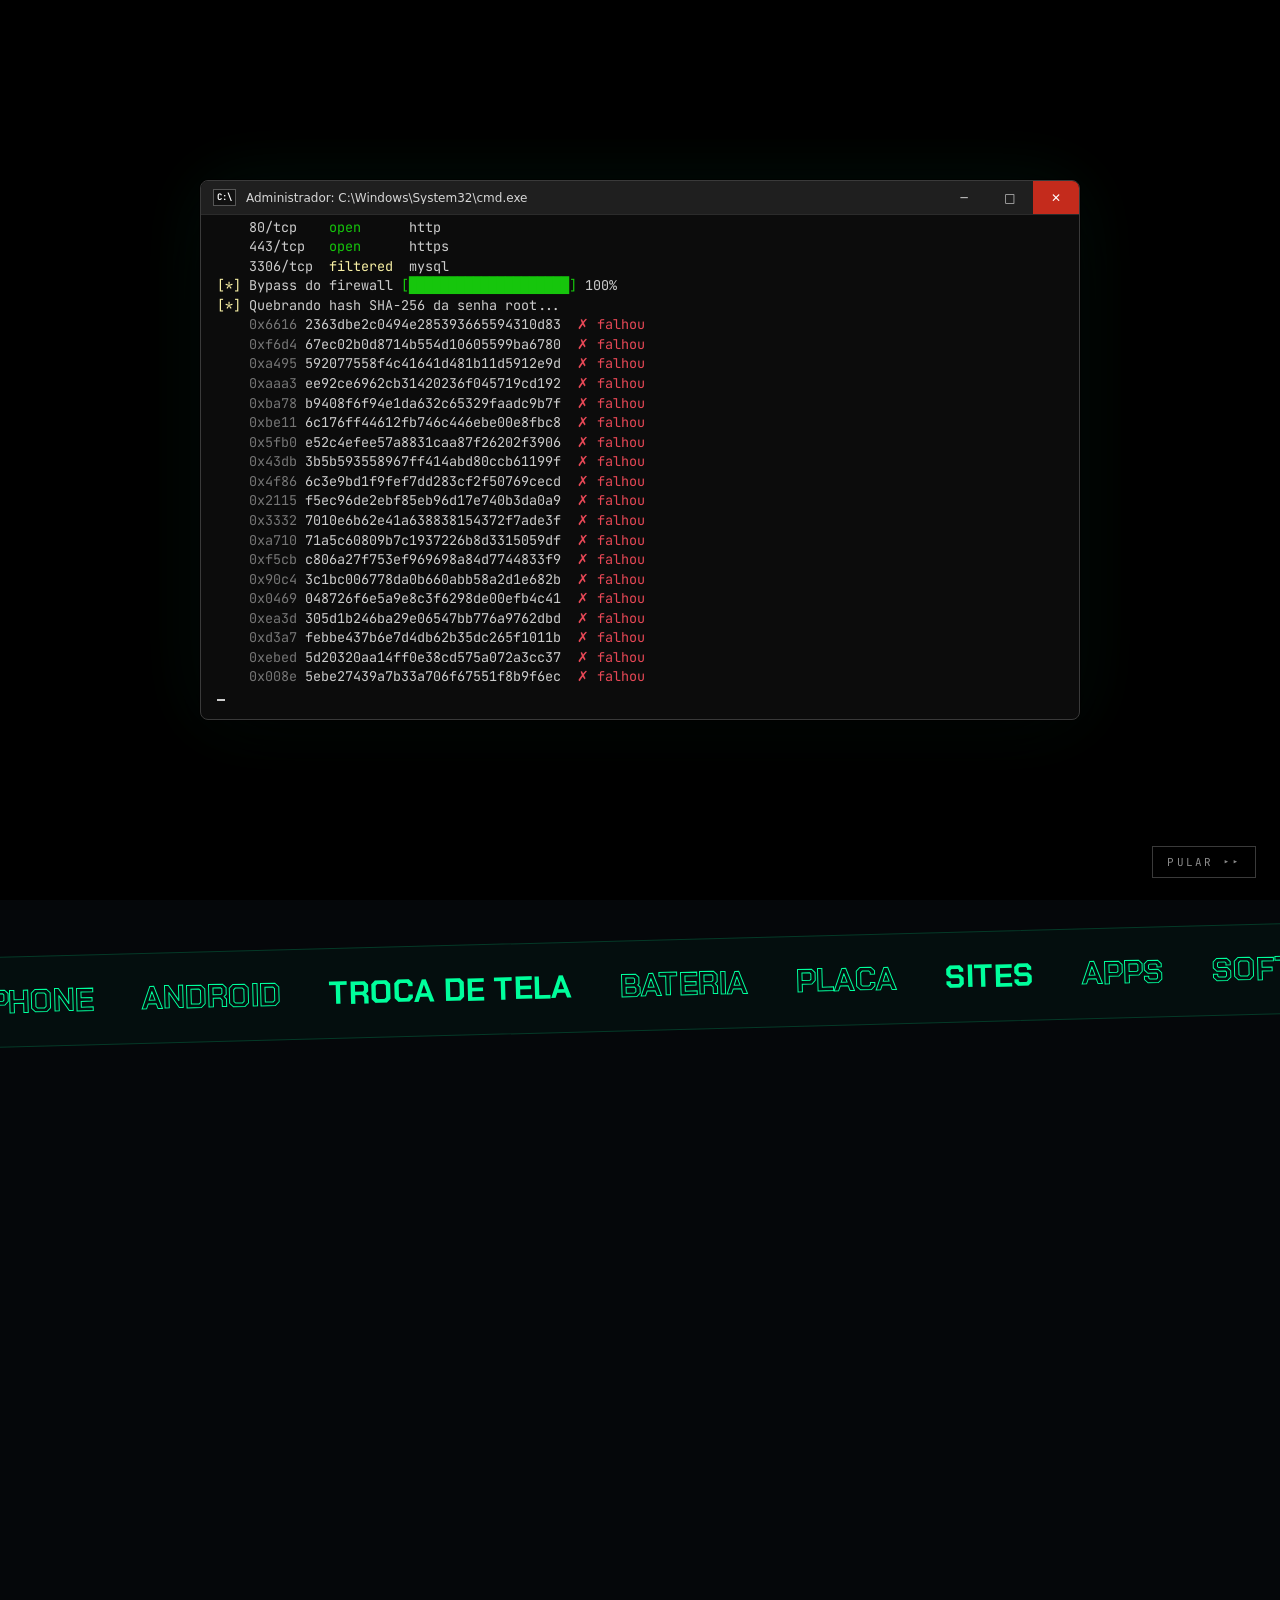
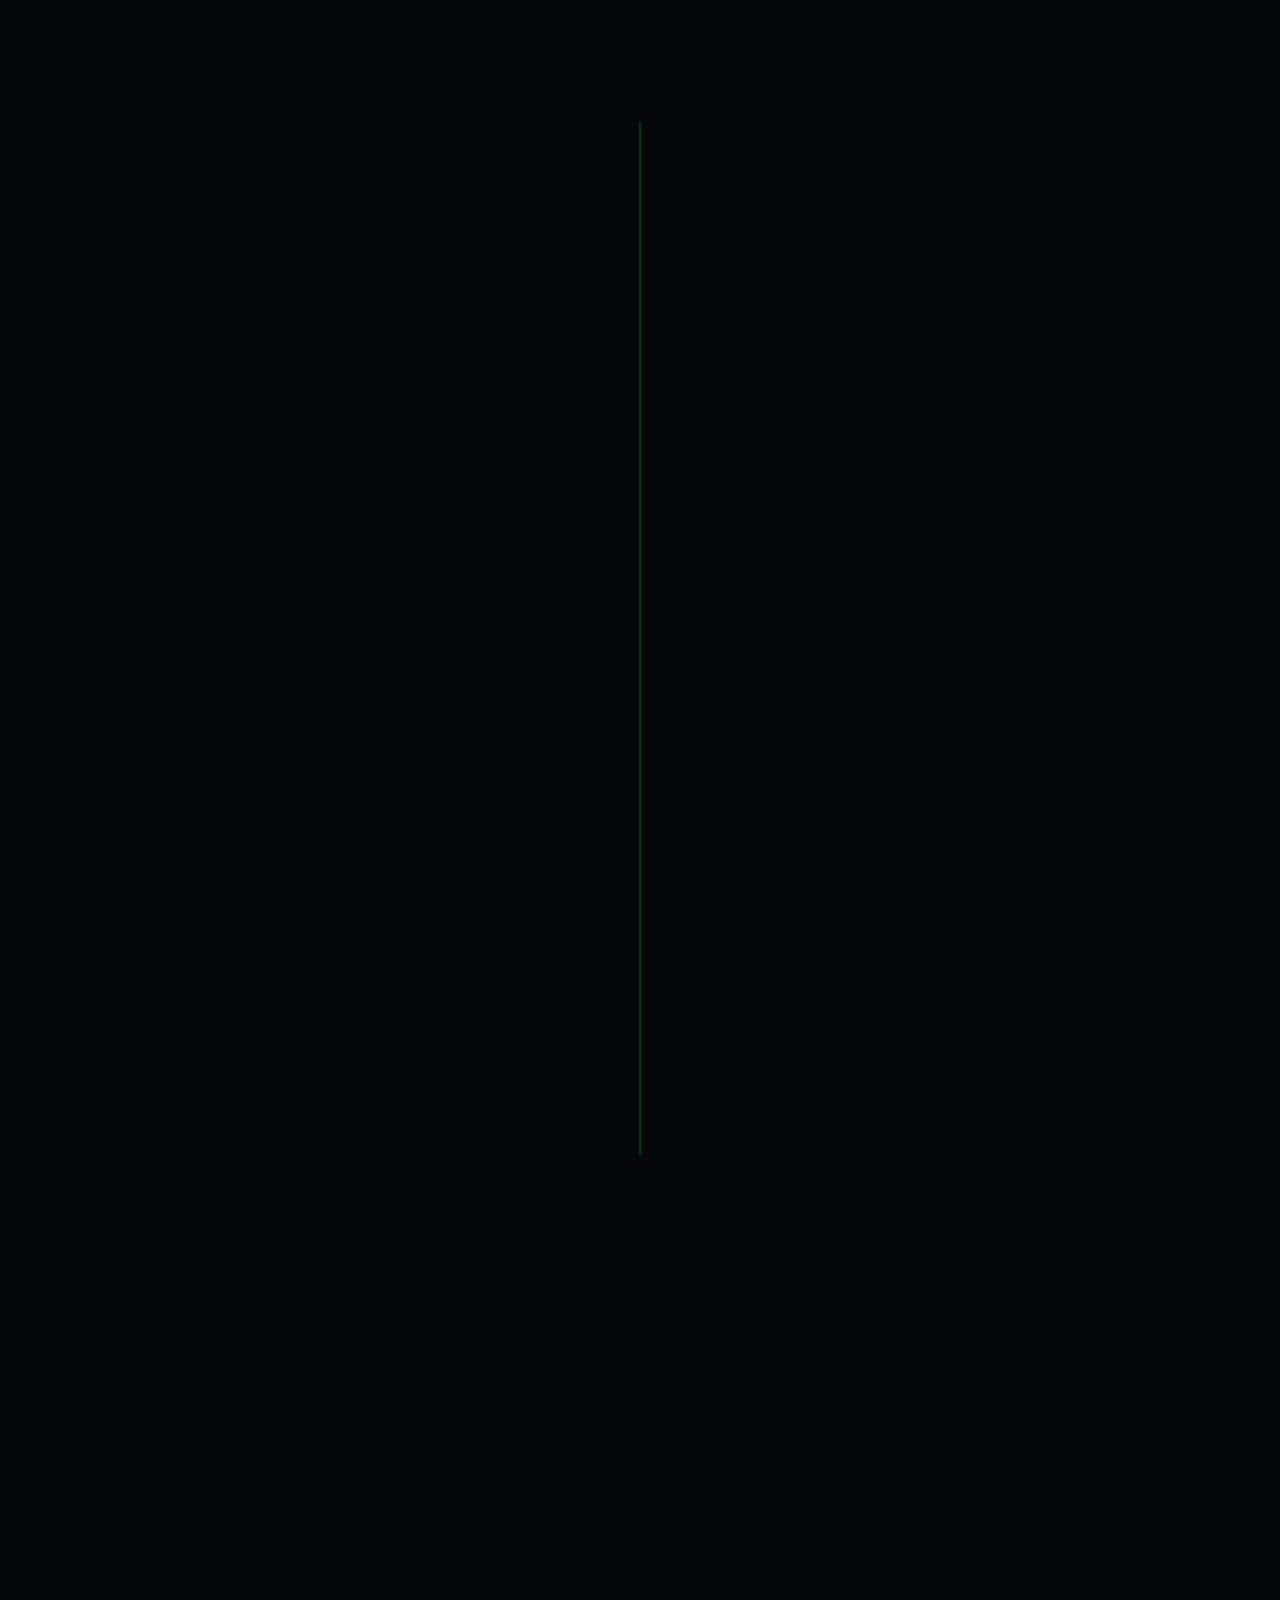
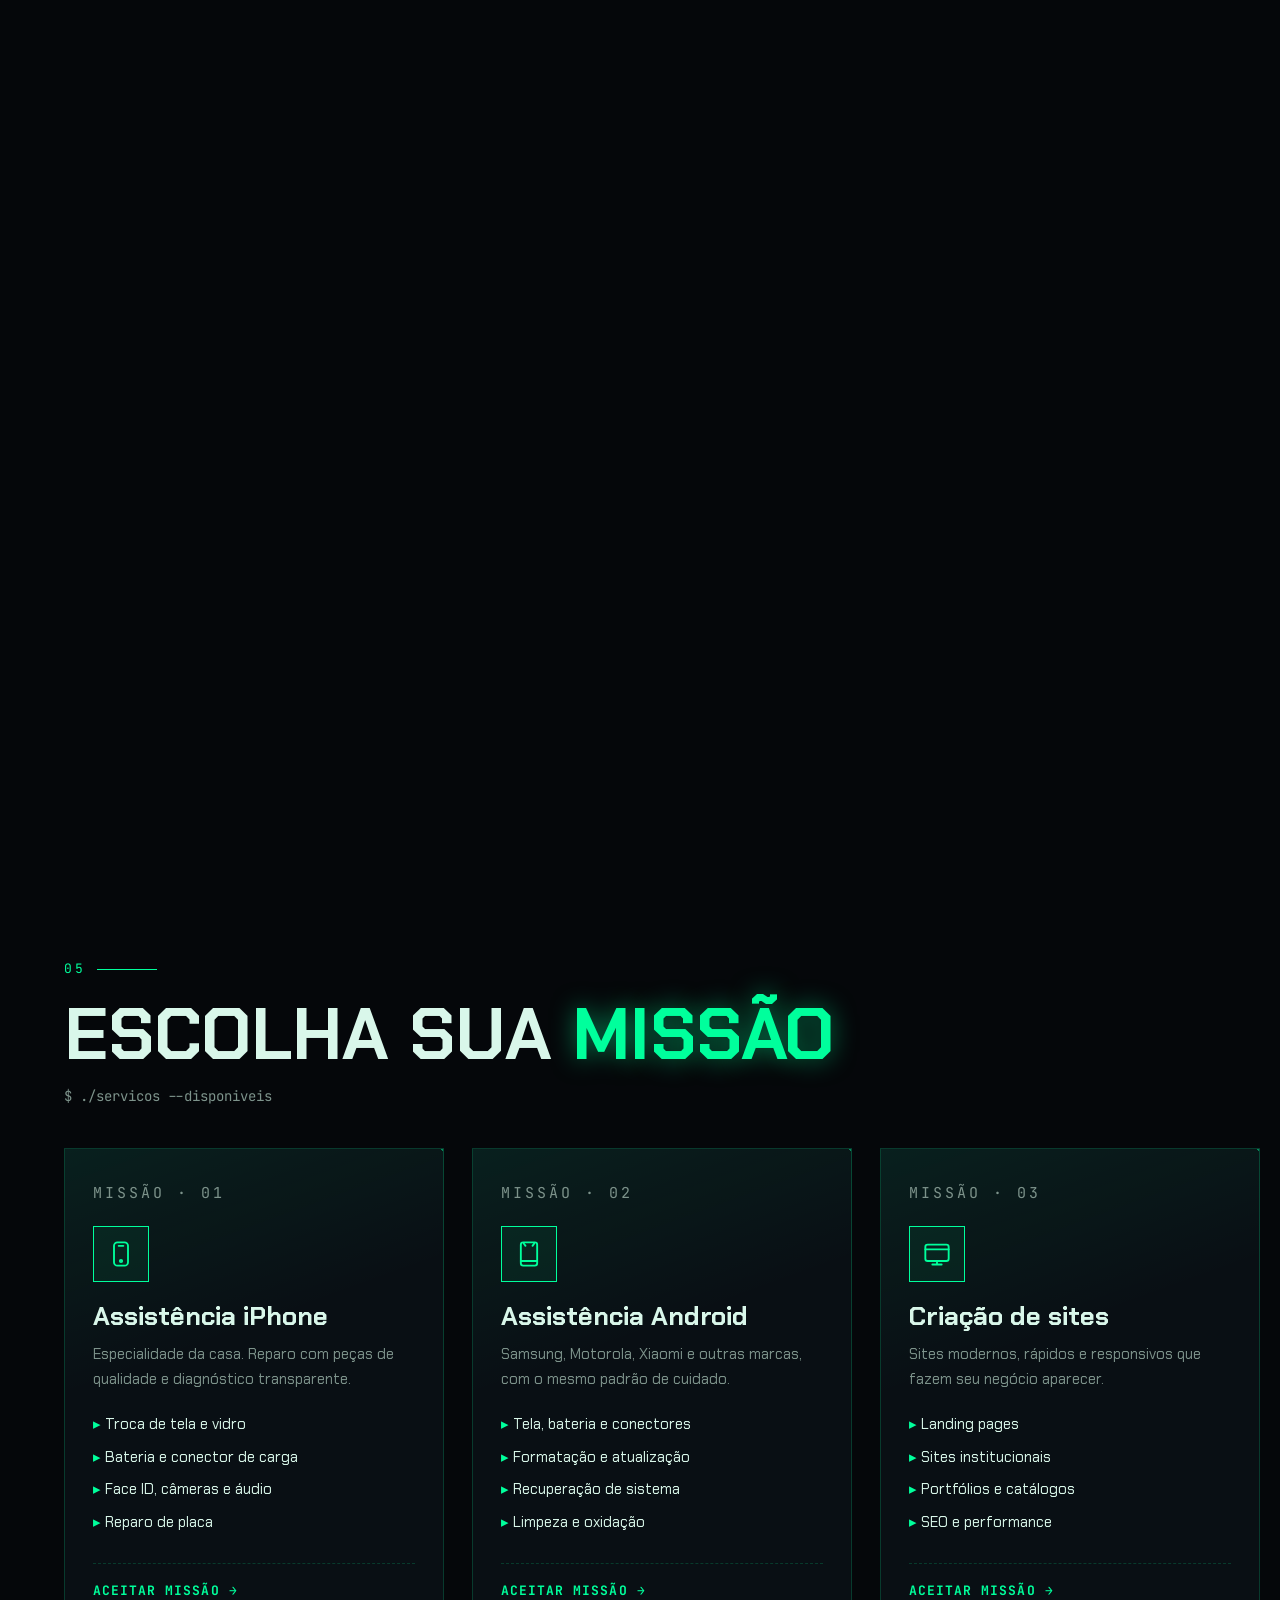
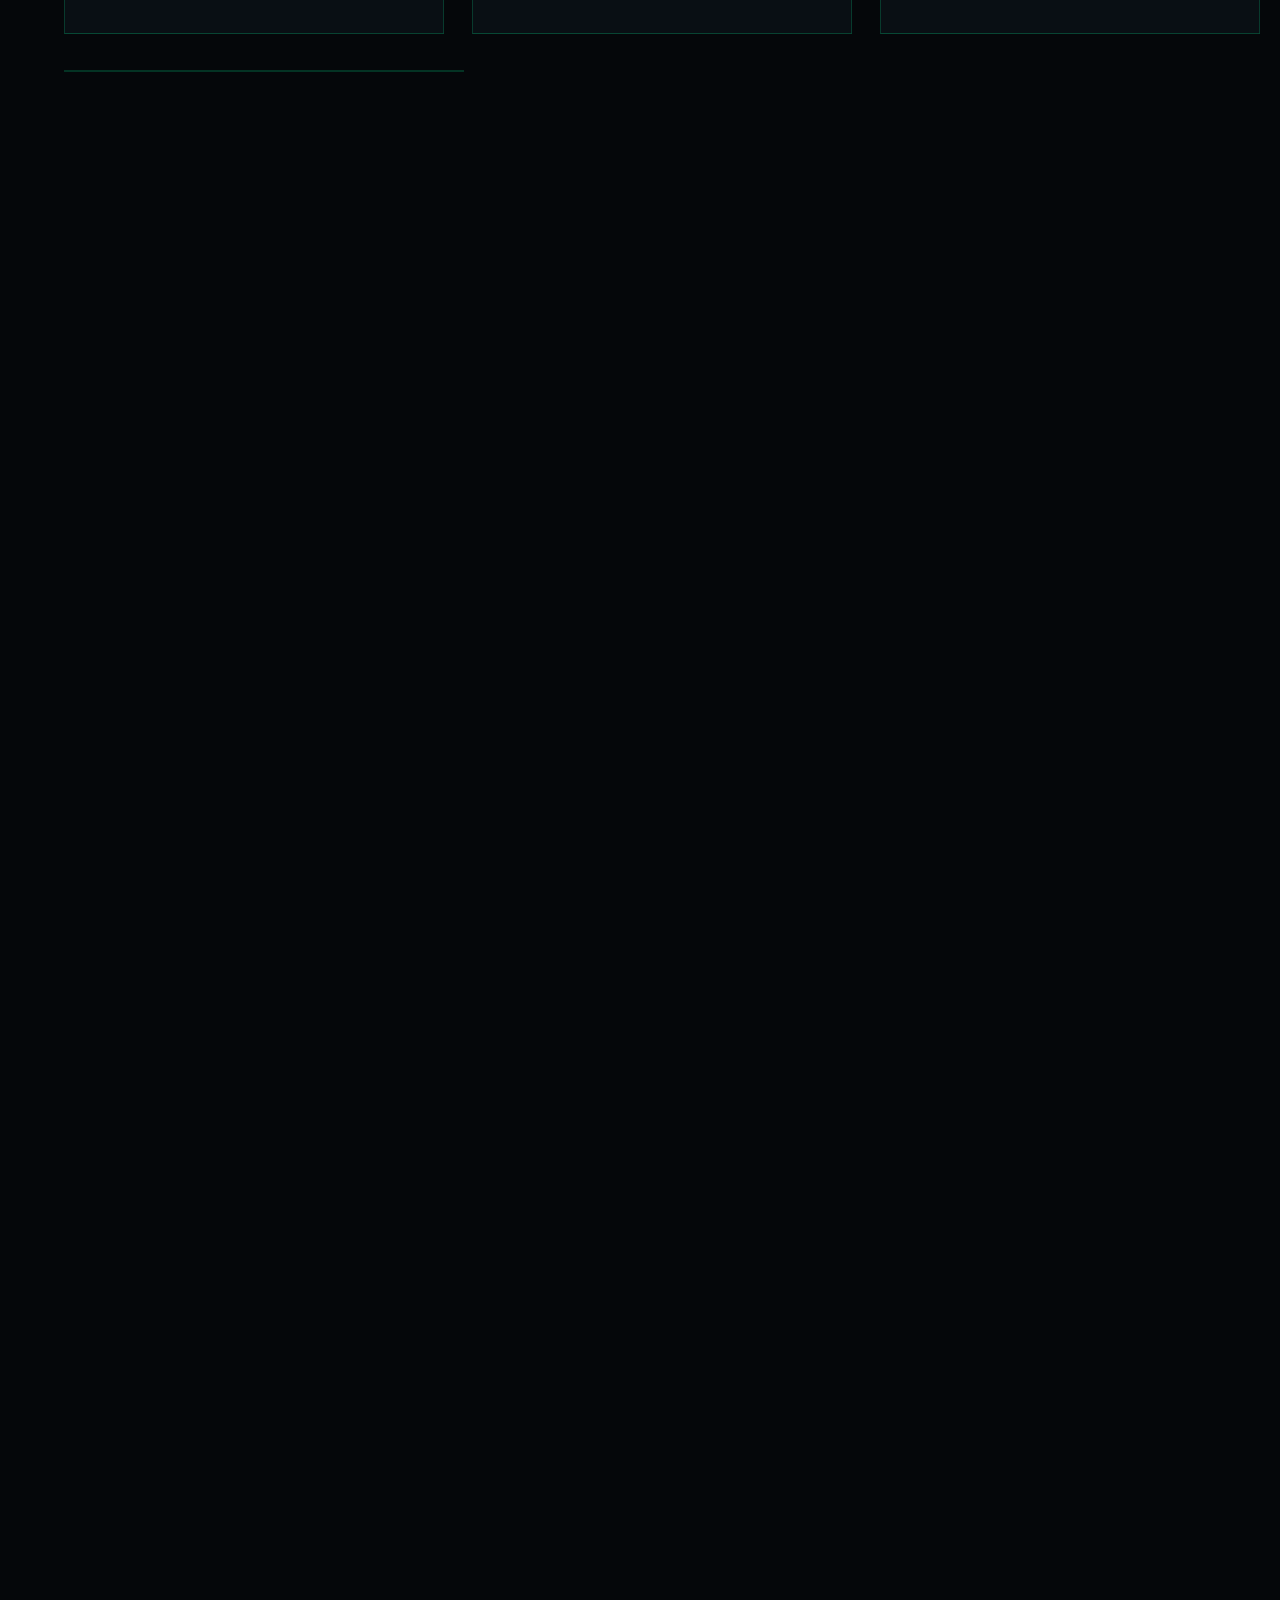
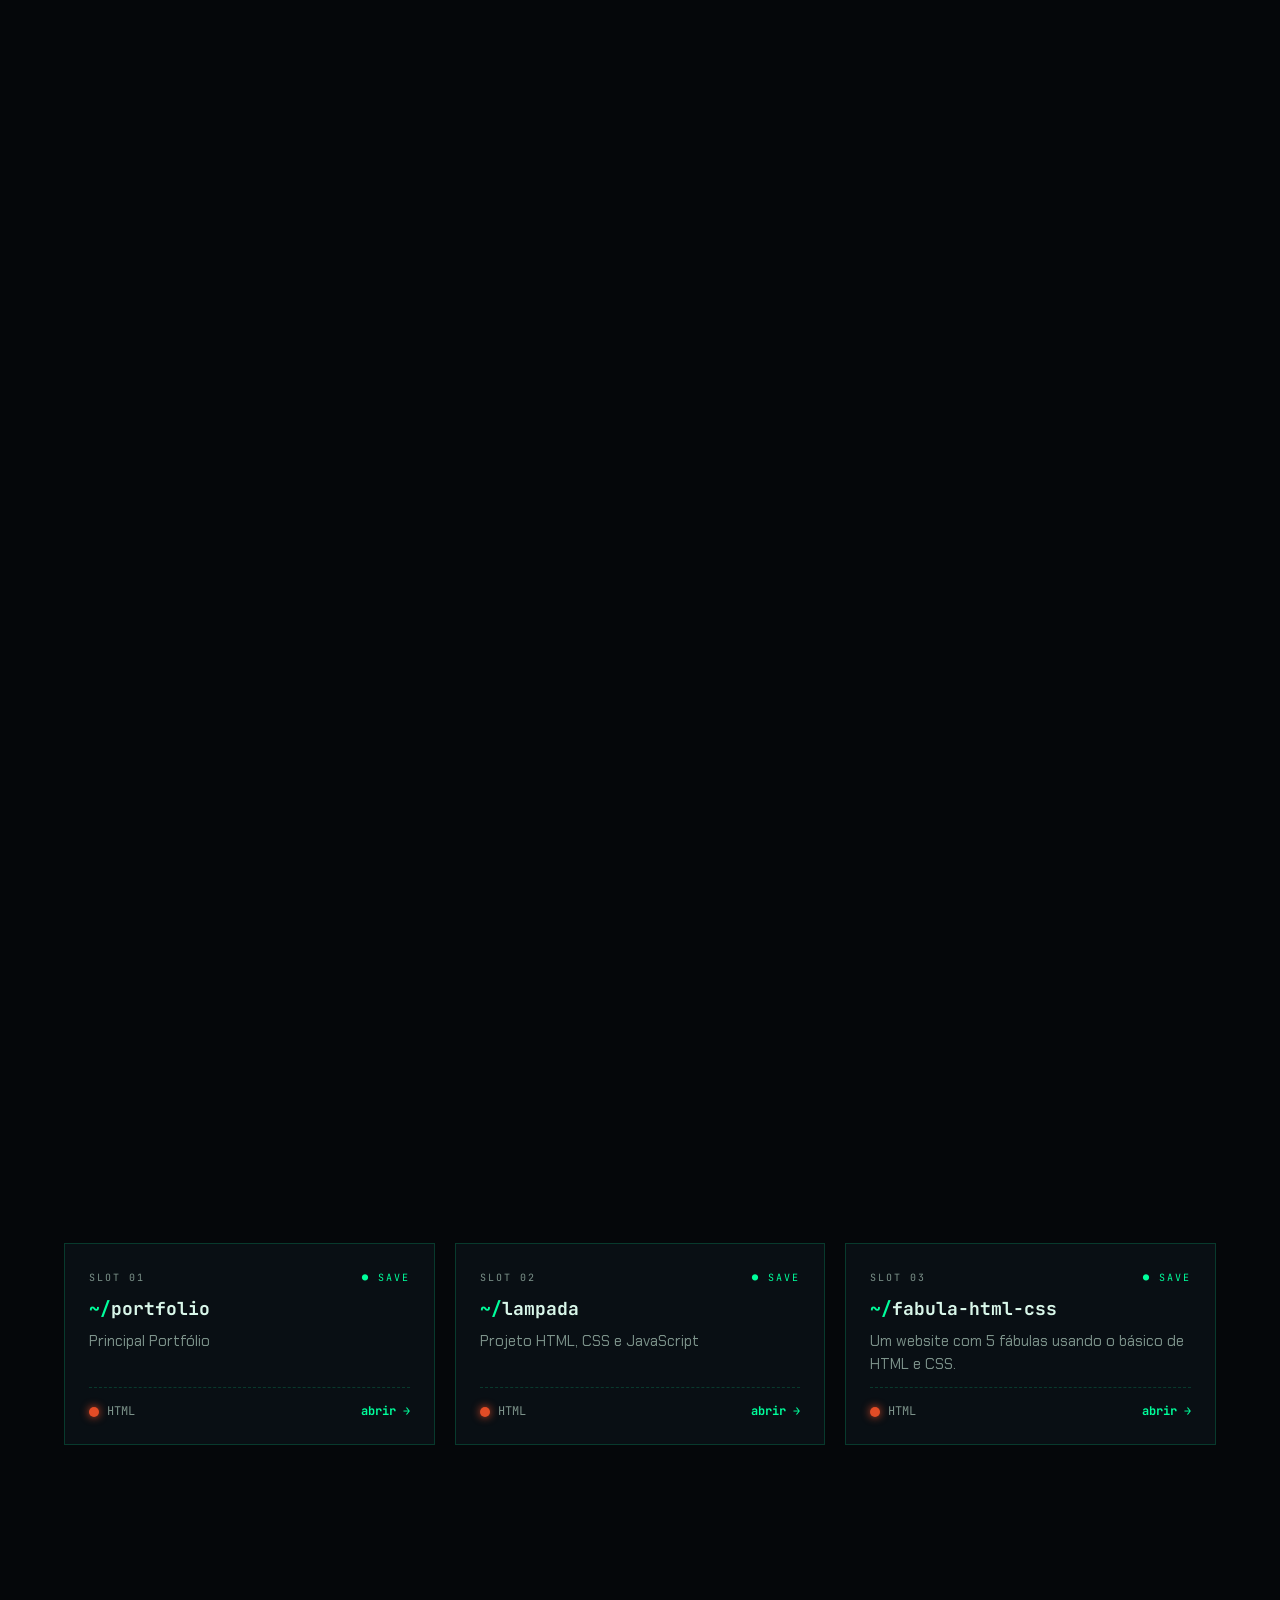
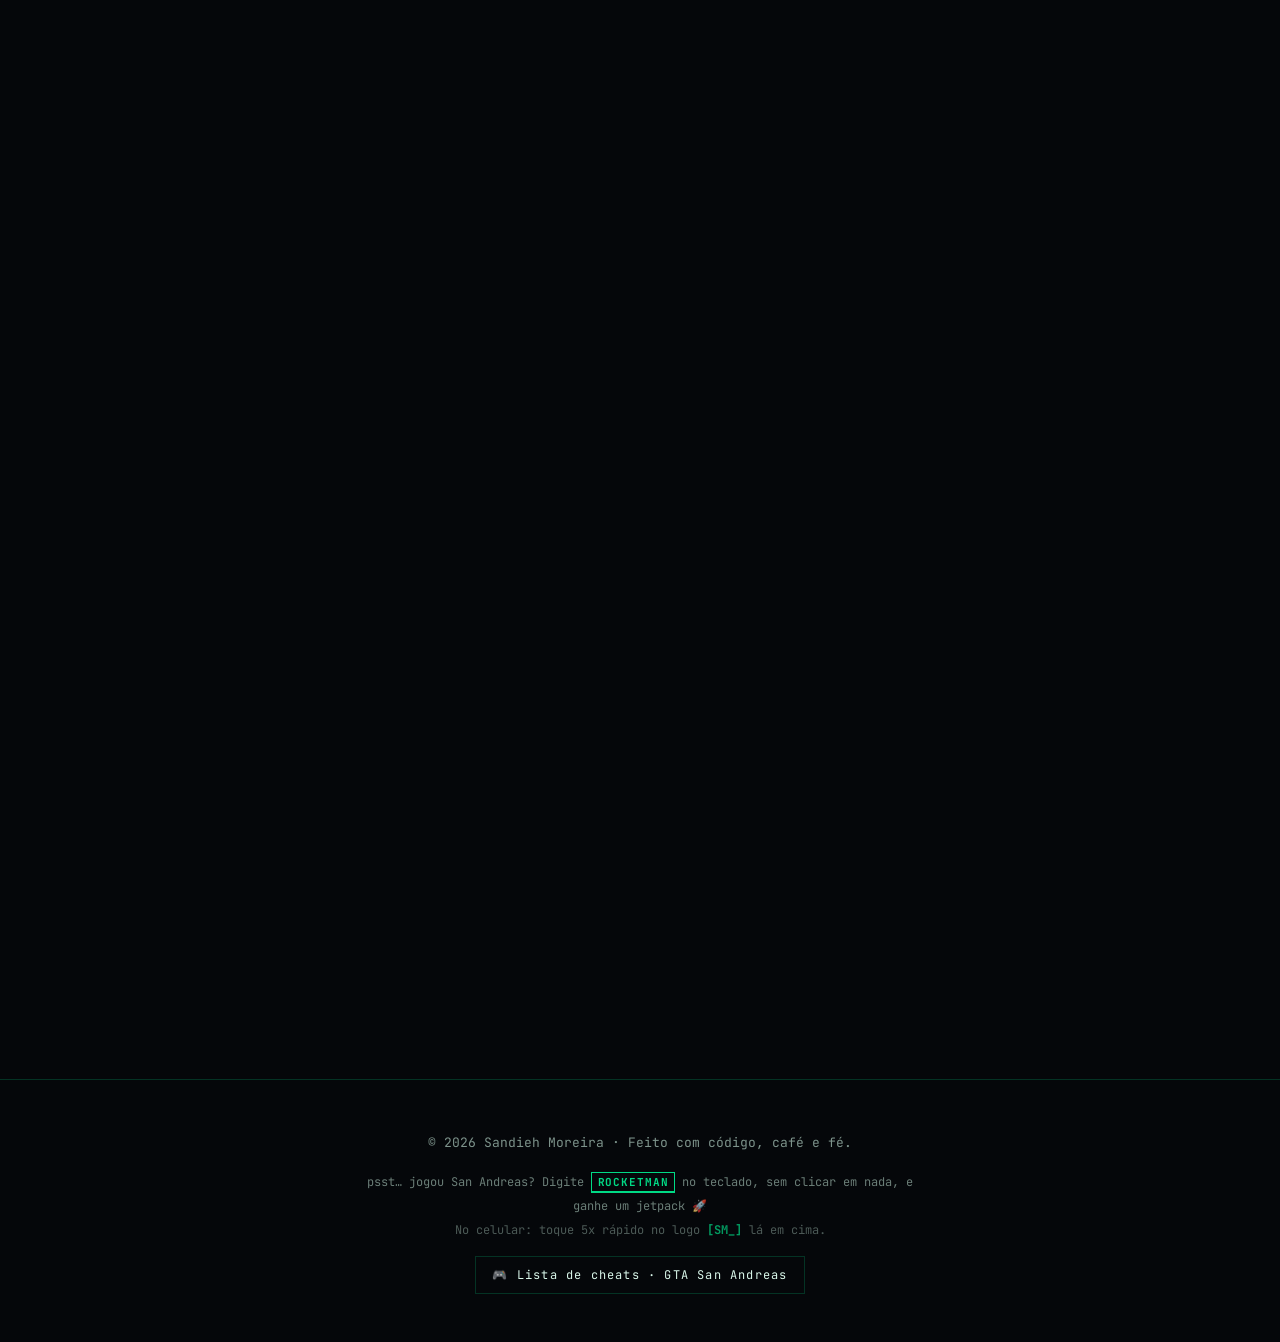
<file: index.html>
<!DOCTYPE html>
<html lang="pt-BR">
<head>
  <meta charset="UTF-8" />
  <meta name="viewport" content="width=device-width, initial-scale=1.0" />
  <title>Sandieh Moreira — Técnico de Celular & Desenvolvedor</title>
  <meta name="description" content="Sandieh Moreira: técnico especialista em iPhone e Android, desenvolvedor de sites, apps e softwares em Curitiba." />
  <meta name="theme-color" content="#05070a" />
  <meta property="og:title" content="Sandieh Moreira — Tech Multiclasse" />
  <meta property="og:description" content="Assistência técnica iOS e Android + desenvolvimento de sites, apps e softwares. Curitiba/PR." />
  <link rel="canonical" href="https://sandieh.online/" />
  <meta property="og:type" content="website" />
  <meta property="og:site_name" content="Sandieh Moreira" />
  <meta property="og:locale" content="pt_BR" />
  <meta property="og:url" content="https://sandieh.online/" />
  <meta property="og:image" content="https://sandieh.online/img/og-sandieh.jpg" />
  <meta property="og:image:width" content="1200" />
  <meta property="og:image:height" content="630" />
  <meta property="og:image:alt" content="Sandieh Moreira, técnico de celular e desenvolvedor em Curitiba/PR" />
  <meta name="twitter:card" content="summary_large_image" />
  <meta name="twitter:image" content="https://sandieh.online/img/og-sandieh.jpg" />
  <script type="application/ld+json">{"@context": "https://schema.org", "@graph": [{"@type": "Person", "@id": "https://sandieh.online/#sandieh", "name": "Sandieh Moreira", "alternateName": "Sandieh Clayson Moreira", "url": "https://sandieh.online/", "image": "https://sandieh.online/img/sandieh.jpg", "jobTitle": "Técnico de celular e desenvolvedor de software", "description": "Técnico especialista em iPhone e Android e desenvolvedor de sites, apps e softwares em Curitiba/PR.", "address": {"@type": "PostalAddress", "addressLocality": "Curitiba", "addressRegion": "PR", "addressCountry": "BR"}, "email": "mailto:sandiehmoreira@gmail.com", "knowsAbout": ["Reparo de iPhone", "Assistência técnica Android", "Desenvolvimento web", "Desenvolvimento de aplicativos", "Cibersegurança"], "sameAs": ["https://www.instagram.com/sandiehoficial/", "https://github.com/SandiehMoreira"]}, {"@type": "WebSite", "@id": "https://sandieh.online/#site", "name": "Sandieh Moreira", "url": "https://sandieh.online/", "inLanguage": "pt-BR", "publisher": {"@id": "https://sandieh.online/#sandieh"}}]}</script>
  <link rel="preconnect" href="https://fonts.googleapis.com" />
  <link rel="preconnect" href="https://fonts.gstatic.com" crossorigin />
  <link href="https://fonts.googleapis.com/css2?family=Chakra+Petch:wght@400;500;600;700&family=JetBrains+Mono:wght@400;500;700&display=swap" rel="stylesheet" />
  <link rel="stylesheet" href="style.css?v=15" />
  <link rel="icon" href="/favicon.ico" sizes="16x16 32x32 48x48" />
  <link rel="icon" type="image/png" href="/favicon-48.png" sizes="48x48" />
  <link rel="icon" type="image/png" href="/icon-192.png" sizes="192x192" />
  <link rel="apple-touch-icon" href="/apple-touch-icon.png" />
</head>
<body class="is-loading">

  <!-- ============ INTRO: invasão simulada no CMD (só visual) ============ -->
  <div id="intro" aria-hidden="true">
    <div class="intro-slices">
      <i style="--i:0"></i><i style="--i:1"></i><i style="--i:2"></i><i style="--i:3"></i><i style="--i:4"></i>
      <i style="--i:5"></i><i style="--i:6"></i><i style="--i:7"></i><i style="--i:8"></i><i style="--i:9"></i>
    </div>
    <div class="cmd" id="cmd">
      <div class="cmd-bar">
        <span class="cmd-icon">C:\</span>
        <span class="cmd-title">Administrador: C:\Windows\System32\cmd.exe</span>
        <span class="cmd-btns"><i>─</i><i>□</i><i>✕</i></span>
      </div>
      <pre class="cmd-body" id="cmd-body"></pre>
    </div>

    <button class="intro-skip" id="intro-skip" type="button">PULAR ▸▸</button>
  </div>

  <canvas id="matrix" aria-hidden="true"></canvas>
  <div class="scanlines" aria-hidden="true"></div>
  <div class="scroll-progress" aria-hidden="true"><span></span></div>
  <div class="cursor-glow" aria-hidden="true"></div>

  <!-- ============ NAV ============ -->
  <header class="nav">
    <a href="#inicio" class="logo" aria-label="Início">
      <span class="logo-bracket">[</span>SM<span class="blink">_</span><span class="logo-bracket">]</span>
    </a>
    <nav class="nav-links" id="nav-links">
      <a href="#perfil"><span>01</span>Perfil</a>
      <a href="#loadout"><span>02</span>Loadout</a>
      <a href="#jornada"><span>03</span>Jornada</a>
      <a href="#skills"><span>04</span>Skills</a>
      <a href="#servicos"><span>05</span>Serviços</a>
      <a href="#projetos"><span>06</span>Projetos</a>
      <a href="#contato" class="nav-cta">Contato</a>
    </nav>
    <button class="menu-toggle" id="menu-toggle" aria-label="Abrir menu" aria-expanded="false">
      <span></span><span></span><span></span>
    </button>
  </header>

  <main>
    <!-- ============ HERO ============ -->
    <section id="inicio" class="hero">
      <div class="hero-grid" aria-hidden="true"></div>
      <div class="hero-content">
        <p class="hero-tag reveal"><span class="dot"></span> PLAYER ONLINE · CURITIBA/PR</p>
        <h1 class="glitch reveal" data-text="SANDIEH MOREIRA">SANDIEH MOREIRA</h1>
        <p class="hero-role reveal">
          <span class="prompt">root@sandieh:~$</span>
          <span id="typed"></span><span class="caret">█</span>
        </p>
        <p class="hero-sub reveal">
          Eu conserto o que você carrega no bolso e crio o que você ainda vai usar.
          Especialista em <strong>iPhone</strong>, técnico <strong>Android</strong>
          e desenvolvedor de <strong>sites, apps e softwares</strong>.
        </p>
        <div class="hero-actions reveal">
          <a href="#servicos" class="btn btn-primary"><span>Ver serviços</span></a>
          <a href="#contato" class="btn btn-ghost"><span>Pedir orçamento</span></a>
        </div>
      </div>

      <aside class="hero-card reveal" data-tilt>
        <div class="hud-corner tl"></div><div class="hud-corner tr"></div>
        <div class="hud-corner bl"></div><div class="hud-corner br"></div>
        <p class="hud-title">// PLAYER_CARD.exe</p>
        <div class="avatar">
          <div class="avatar-ring"></div>
          <img src="img/sandieh.jpg" alt="Foto de Sandieh Moreira" width="296" height="296" />
          <span class="avatar-status">ONLINE</span>
        </div>
        <ul class="hud-stats">
          <li><span>NOME</span><b>Sandieh Moreira</b></li>
          <li><span>CLASSE</span><b>Tech Multiclasse</b></li>
          <li><span>NÍVEL</span><b id="level">--</b></li>
          <li><span>ORIGEM</span><b>Imbaú · PR</b></li>
          <li><span>BASE</span><b>Curitiba · PR</b></li>
          <li><span>STATUS</span><b class="ok">Disponível p/ missões</b></li>
        </ul>
        <div class="hud-bars">
          <div><span>HP</span><i style="--v:100%"></i></div>
          <div><span>MP</span><i style="--v:92%"></i></div>
          <div><span>XP</span><i style="--v:78%"></i></div>
        </div>
      </aside>

      <a href="#perfil" class="scroll-hint" aria-label="Rolar para baixo">
        <span>SCROLL</span><i></i>
      </a>
    </section>

    <!-- ============ MARQUEE ============ -->
    <div class="marquee" aria-hidden="true">
      <div class="marquee-track">
        <span>iPhone</span><span>Android</span><span>Troca de tela</span><span>Bateria</span><span>Placa</span>
        <span>Sites</span><span>Apps</span><span>Softwares</span><span>Cibersegurança</span><span>JavaScript</span>
        <span>iPhone</span><span>Android</span><span>Troca de tela</span><span>Bateria</span><span>Placa</span>
        <span>Sites</span><span>Apps</span><span>Softwares</span><span>Cibersegurança</span><span>JavaScript</span>
      </div>
    </div>

    <!-- ============ PERFIL ============ -->
    <section id="perfil" class="section">
      <header class="section-head reveal">
        <span class="section-num">01</span>
        <h2>Perfil do <em>player</em></h2>
        <p class="section-cmd">$ cat sobre_mim.txt</p>
      </header>

      <div class="perfil-grid">
        <div class="perfil-text">
          <p class="reveal">
            Sou <strong>Sandieh Moreira</strong>, nascido em <strong>fevereiro de 1998</strong> em
            Telêmaco Borba e criado em <strong>Imbaú</strong>, no interior do Paraná. Hoje moro em
            <strong>Curitiba</strong>, onde transformei a curiosidade por tecnologia em profissão.
          </p>
          <p class="reveal">
            No dia a dia sou <strong>técnico de celular</strong>, com especialidade em
            <strong>iPhone</strong>: diagnóstico, troca de peças e reparo com cuidado de quem
            entende o aparelho por dentro. Em paralelo, sou <strong>programador</strong> e desenvolvo
            sites, aplicativos e softwares sob medida.
          </p>
          <p class="reveal">
            Estudo <strong>cibersegurança</strong> para entender como os ataques
            funcionam e saber me proteger, e proteger quem confia em mim. Esse olhar
            vai para cada projeto que entrego.
          </p>
          <p class="reveal">
            Fora do trabalho: sou <strong>casado</strong> e <strong>pai de uma filha</strong>,
            membro da <strong>Igreja Batista Alameda</strong>, guitarrista nas horas vagas e gamer de PC.
          </p>
        </div>

        <div class="perfil-attrs">
          <div class="attr reveal" data-tilt>
            <span class="attr-icon">⚙</span>
            <h3>Hardware</h3>
            <p>Mãos treinadas em placa, tela, bateria e conectores.</p>
          </div>
          <div class="attr reveal" data-tilt>
            <span class="attr-icon">&lt;/&gt;</span>
            <h3>Software</h3>
            <p>Código limpo para web, mobile e desktop.</p>
          </div>
          <div class="attr reveal" data-tilt>
            <span class="attr-icon">⛨</span>
            <h3>Segurança</h3>
            <p>Mentalidade de quem sabe como se ataca, para defender melhor.</p>
          </div>
          <div class="attr reveal" data-tilt>
            <span class="attr-icon">♥</span>
            <h3>Valores</h3>
            <p>Família, fé e honestidade em cada orçamento.</p>
          </div>
        </div>
      </div>
    </section>

    <!-- ============ LOADOUT ============ -->
    <section id="loadout" class="section">
      <header class="section-head reveal">
        <span class="section-num">02</span>
        <h2>Loadout <em>pessoal</em></h2>
        <p class="section-cmd">$ inventory --show</p>
      </header>

      <div class="loadout-grid">
        <div class="item item-big reveal" data-tilt>
          <p class="item-rarity legendary">LENDÁRIO</p>
          <span class="item-icon">♥</span>
          <h3>Família</h3>
          <p>Minha esposa e minha filha. O motivo de cada missão.</p>
        </div>
        <div class="item reveal" data-tilt>
          <p class="item-rarity epic">ÉPICO</p>
          <span class="item-icon">✝</span>
          <h3>Fé</h3>
          <p>Membro da Igreja Batista Alameda.</p>
        </div>
        <div class="item reveal" data-tilt>
          <p class="item-rarity rare">RARO</p>
          <span class="item-icon">🎸</span>
          <h3>Guitarra</h3>
          <p>Riffs em casa para recarregar a energia.</p>
        </div>
        <div class="item reveal" data-tilt>
          <p class="item-rarity rare">RARO</p>
          <span class="item-icon">🖥</span>
          <h3>PC gamer</h3>
          <p>Setup montado para jogar e para programar.</p>
        </div>
        <div class="item reveal" data-tilt>
          <p class="item-rarity epic">ÉPICO</p>
          <span class="item-icon">⌨</span>
          <h3>Terminal</h3>
          <p>Onde o conhecimento em segurança é treinado, sempre de forma ética.</p>
        </div>
      </div>
    </section>

    <!-- ============ JORNADA ============ -->
    <section id="jornada" class="section">
      <header class="section-head reveal">
        <span class="section-num">03</span>
        <h2>Jornada <em>(save points)</em></h2>
        <p class="section-cmd">$ git log --oneline --reverse</p>
      </header>

      <div class="timeline">
        <div class="timeline-line"><span id="timeline-fill"></span></div>

        <div class="checkpoint reveal">
          <span class="cp-dot"></span>
          <p class="cp-date">FEV · 1998</p>
          <h3>Player spawn</h3>
          <p>Nasce em Telêmaco Borba e cresce em Imbaú, no interior do Paraná.</p>
        </div>
        <div class="checkpoint reveal">
          <span class="cp-dot"></span>
          <p class="cp-date">TUTORIAL</p>
          <h3>Primeiro contato com tecnologia</h3>
          <p>A curiosidade de abrir, entender e consertar as coisas vira paixão.</p>
        </div>
        <div class="checkpoint reveal">
          <span class="cp-dot"></span>
          <p class="cp-date">LEVEL UP</p>
          <h3>Técnico de celular</h3>
          <p>Começa na assistência técnica e se especializa em iPhone.</p>
        </div>
        <div class="checkpoint reveal">
          <span class="cp-dot"></span>
          <p class="cp-date">NOVA CLASSE</p>
          <h3>Programador</h3>
          <p>Passa a desenvolver sites, apps e softwares. Nasce o lado dev.</p>
        </div>
        <div class="checkpoint reveal">
          <span class="cp-dot"></span>
          <p class="cp-date">NOVO MAPA</p>
          <h3>Curitiba</h3>
          <p>Muda para a capital com a família e amplia os horizontes.</p>
        </div>
        <div class="checkpoint reveal current">
          <span class="cp-dot"></span>
          <p class="cp-date">AGORA</p>
          <h3>Tech multiclasse</h3>
          <p>Hardware, software e segurança, pronto para a sua próxima missão.</p>
        </div>
      </div>
    </section>

    <!-- ============ SKILLS ============ -->
    <section id="skills" class="section">
      <header class="section-head reveal">
        <span class="section-num">04</span>
        <h2>Árvore de <em>skills</em></h2>
        <p class="section-cmd">$ ./skills --list --verbose</p>
      </header>

      <div class="skills-grid">
        <div class="skill-tree reveal">
          <h3><span class="tag tag-green">BRANCH</span> Assistência técnica</h3>
          <ul class="skill-list">
            <li><span>Reparo de iPhone</span><div class="xp" style="--v:95%"><i></i></div><b>LV MAX</b></li>
            <li><span>Reparo Android</span><div class="xp" style="--v:88%"><i></i></div><b>LV 9</b></li>
            <li><span>Diagnóstico de placa</span><div class="xp" style="--v:82%"><i></i></div><b>LV 8</b></li>
            <li><span>Troca de tela e bateria</span><div class="xp" style="--v:96%"><i></i></div><b>LV MAX</b></li>
            <li><span>Software / desbloqueios legais</span><div class="xp" style="--v:85%"><i></i></div><b>LV 8</b></li>
          </ul>
        </div>

        <div class="skill-tree reveal">
          <h3><span class="tag tag-cyan">BRANCH</span> Desenvolvimento</h3>
          <ul class="skill-list">
            <li><span>Sites e landing pages</span><div class="xp" style="--v:90%"><i></i></div><b>LV 9</b></li>
            <li><span>Aplicativos mobile</span><div class="xp" style="--v:80%"><i></i></div><b>LV 8</b></li>
            <li><span>Softwares e sistemas</span><div class="xp" style="--v:80%"><i></i></div><b>LV 8</b></li>
            <li><span>UI / UX</span><div class="xp" style="--v:78%"><i></i></div><b>LV 7</b></li>
            <li><span>APIs e integrações</span><div class="xp" style="--v:76%"><i></i></div><b>LV 7</b></li>
          </ul>
        </div>

        <div class="skill-tree reveal">
          <h3><span class="tag tag-mag">BRANCH</span> Cibersegurança</h3>
          <ul class="skill-list">
            <li><span>Proteção contra ataques</span><div class="xp" style="--v:70%"><i></i></div><b>LV 7</b></li>
            <li><span>Hardening de dispositivos</span><div class="xp" style="--v:80%"><i></i></div><b>LV 8</b></li>
            <li><span>Redes e protocolos</span><div class="xp" style="--v:68%"><i></i></div><b>LV 6</b></li>
            <li><span>Privacidade de dados</span><div class="xp" style="--v:82%"><i></i></div><b>LV 8</b></li>
          </ul>
        </div>

        <div class="stack reveal">
          <h3>// stack</h3>
          <div class="chips">
            <span>HTML</span><span>CSS</span><span>JavaScript</span><span>PHP</span><span>Laravel</span>
            <span>Java</span><span>C#</span><span>MySQL</span><span>SAP</span>
            <span>Linux</span><span>Kali Linux</span><span>3uTools</span>
          </div>
        </div>
      </div>
    </section>

    <!-- ============ SERVIÇOS (scroll horizontal) ============ -->
    <section id="servicos" class="services">
      <div class="services-sticky">
        <header class="section-head services-head">
          <span class="section-num">05</span>
          <h2>Escolha sua <em>missão</em></h2>
          <p class="section-cmd">$ ./servicos --disponiveis</p>
        </header>

        <div class="services-track" id="services-track">
          <article class="mission" data-tilt>
            <p class="mission-rank">MISSÃO · 01</p>
            <div class="mission-icon">
              <svg viewBox="0 0 24 24"><rect x="6" y="2" width="12" height="20" rx="3"/><path d="M10 5h4"/><circle cx="12" cy="18" r="1"/></svg>
            </div>
            <h3>Assistência iPhone</h3>
            <p>Especialidade da casa. Reparo com peças de qualidade e diagnóstico transparente.</p>
            <ul>
              <li>Troca de tela e vidro</li>
              <li>Bateria e conector de carga</li>
              <li>Face ID, câmeras e áudio</li>
              <li>Reparo de placa</li>
            </ul>
            <a href="#reparo" class="mission-cta" data-service="Assistência iPhone" data-device="iphone">Aceitar missão →</a>
          </article>

          <article class="mission" data-tilt>
            <p class="mission-rank">MISSÃO · 02</p>
            <div class="mission-icon">
              <svg viewBox="0 0 24 24"><rect x="5" y="2" width="14" height="20" rx="2"/><path d="M5 18h14"/><path d="M9 5l-1.5-2M15 5l1.5-2"/></svg>
            </div>
            <h3>Assistência Android</h3>
            <p>Samsung, Motorola, Xiaomi e outras marcas, com o mesmo padrão de cuidado.</p>
            <ul>
              <li>Tela, bateria e conectores</li>
              <li>Formatação e atualização</li>
              <li>Recuperação de sistema</li>
              <li>Limpeza e oxidação</li>
            </ul>
            <a href="#reparo" class="mission-cta" data-service="Assistência Android" data-device="android">Aceitar missão →</a>
          </article>

          <article class="mission" data-tilt>
            <p class="mission-rank">MISSÃO · 03</p>
            <div class="mission-icon">
              <svg viewBox="0 0 24 24"><rect x="2" y="4" width="20" height="14" rx="2"/><path d="M2 8h20"/><path d="M8 21h8M12 18v3"/></svg>
            </div>
            <h3>Criação de sites</h3>
            <p>Sites modernos, rápidos e responsivos que fazem seu negócio aparecer.</p>
            <ul>
              <li>Landing pages</li>
              <li>Sites institucionais</li>
              <li>Portfólios e catálogos</li>
              <li>SEO e performance</li>
            </ul>
            <a href="#contato" class="mission-cta" data-service="Criação de site">Aceitar missão →</a>
          </article>

          <article class="mission" data-tilt>
            <p class="mission-rank">MISSÃO · 04</p>
            <div class="mission-icon">
              <svg viewBox="0 0 24 24"><rect x="7" y="2" width="10" height="20" rx="2"/><rect x="9.5" y="6" width="5" height="5" rx="1"/><path d="M9.5 14h5M9.5 17h3"/></svg>
            </div>
            <h3>Aplicativos</h3>
            <p>Apps para Android e iOS, do protótipo à publicação nas lojas.</p>
            <ul>
              <li>Apps para empresas</li>
              <li>Agendamento e pedidos</li>
              <li>Integração com APIs</li>
              <li>Publicação nas lojas</li>
            </ul>
            <a href="#contato" class="mission-cta" data-service="Desenvolvimento de app">Aceitar missão →</a>
          </article>

          <article class="mission" data-tilt>
            <p class="mission-rank">MISSÃO · 05</p>
            <div class="mission-icon">
              <svg viewBox="0 0 24 24"><path d="M8 7l-5 5 5 5M16 7l5 5-5 5M14 4l-4 16"/></svg>
            </div>
            <h3>Softwares e sistemas</h3>
            <p>Programas sob medida para automatizar e organizar o seu negócio.</p>
            <ul>
              <li>Sistemas de gestão</li>
              <li>Controle de estoque e OS</li>
              <li>Automações</li>
              <li>Painéis e relatórios</li>
            </ul>
            <a href="#contato" class="mission-cta" data-service="Software / sistema">Aceitar missão →</a>
          </article>

          <article class="mission mission-boss" data-tilt>
            <p class="mission-rank">⚠ MISSÃO ESPECIAL</p>
            <div class="mission-icon">
              <svg viewBox="0 0 24 24"><path d="M12 2l8 3v6c0 5-3.5 9-8 11-4.5-2-8-6-8-11V5z"/><path d="M9 12l2 2 4-4"/></svg>
            </div>
            <h3>Segurança digital</h3>
            <p>Orientação para proteger seu celular, suas contas e seus dados.</p>
            <ul>
              <li>Revisão de segurança do aparelho</li>
              <li>Autenticação em 2 fatores</li>
              <li>Backup e privacidade</li>
              <li>Dicas contra golpes</li>
            </ul>
            <a href="#contato" class="mission-cta" data-service="Segurança digital">Aceitar missão →</a>
          </article>
        </div>

        <div class="services-progress" aria-hidden="true"><span id="services-bar"></span></div>
      </div>
    </section>

    <!-- ============ REPARO: diagnóstico interativo ============ -->
    <section id="reparo" class="section reparo">
      <header class="section-head reveal">
        <span class="section-num">&gt;&gt;</span>
        <h2>Seu celular deu <em>game over?</em></h2>
        <p class="section-cmd">$ ./diagnostico --rapido --iphone --android</p>
      </header>

      <div class="rp reveal" id="rp">
        <!-- Celular interativo -->
        <div class="rp-stage">
          <div class="rp-phone" id="rp-phone" data-device="iphone">
            <svg viewBox="0 0 240 480" aria-hidden="true">
              <defs>
                <linearGradient id="rp-scr" x1="0" y1="0" x2="1" y2="1">
                  <stop offset="0" stop-color="#1b3a8a" /><stop offset=".55" stop-color="#5b2a86" /><stop offset="1" stop-color="#0d6b5e" />
                </linearGradient>
                <clipPath id="rp-clip"><rect x="22" y="22" width="196" height="436" rx="26" /></clipPath>
              </defs>
              <!-- botões laterais -->
              <g class="rp-btns">
                <rect x="3" y="112" width="8" height="26" rx="3" />
                <rect x="3" y="158" width="8" height="46" rx="3" />
                <rect x="3" y="214" width="8" height="46" rx="3" />
                <rect x="229" y="168" width="8" height="80" rx="3" />
              </g>
              <rect class="rp-body" x="10" y="10" width="220" height="460" rx="38" />
              <g clip-path="url(#rp-clip)">
                <rect x="22" y="22" width="196" height="436" fill="url(#rp-scr)" />
                <text class="rp-time" x="120" y="118" text-anchor="middle">9:41</text>
                <text class="rp-date" x="120" y="142" text-anchor="middle">tudo funcionando?</text>

                <!-- efeitos de cada defeito -->
                <g class="fx fx-agua">
                  <rect x="22" y="22" width="196" height="436" fill="#1e7bff" opacity=".22" />
                  <circle cx="62" cy="200" r="9" /><circle cx="170" cy="150" r="6" /><circle cx="150" cy="330" r="11" />
                  <circle cx="80" cy="370" r="7" /><circle cx="190" cy="250" r="8" /><circle cx="108" cy="275" r="5" />
                </g>
                <g class="fx fx-software">
                  <rect x="22" y="300" width="196" height="10" fill="#ff2bd6" opacity=".75" />
                  <rect x="22" y="316" width="196" height="5" fill="#00e5ff" opacity=".8" />
                  <rect x="22" y="330" width="196" height="14" fill="#ffd23f" opacity=".6" />
                  <text x="120" y="378" text-anchor="middle" class="rp-err">ERRO 0x80070</text>
                </g>
                <g class="fx fx-bateria">
                  <rect x="92" y="218" width="50" height="26" rx="5" fill="none" stroke="#fff" stroke-width="3" />
                  <rect x="143" y="226" width="5" height="10" rx="1.5" fill="#fff" />
                  <rect x="97" y="223" width="8" height="16" rx="2" fill="#ff3b3f" />
                  <text x="120" y="266" text-anchor="middle" class="rp-small">5%</text>
                </g>
                <g class="fx fx-biometria">
                  <rect x="100" y="164" width="40" height="40" rx="10" fill="none" stroke="#ff3b3f" stroke-width="3" />
                  <path d="M110 176v4M130 176v4M112 194q8 5 16 0" stroke="#ff3b3f" stroke-width="3" fill="none" stroke-linecap="round" />
                </g>
                <g class="fx fx-audio">
                  <path d="M52 404h10l12-10v32l-12-10H52z" fill="#fff" />
                  <path d="M82 402l14 14M96 402l-14 14" stroke="#ff3b3f" stroke-width="3" stroke-linecap="round" />
                </g>
                <g class="fx fx-conector">
                  <path d="M124 392l-14 22h10l-4 18 16-24h-10z" fill="#ffd23f" />
                  <path d="M138 398l14 14M152 398l-14 14" stroke="#ff3b3f" stroke-width="3" stroke-linecap="round" />
                </g>
                <g class="fx fx-tela">
                  <path d="M150 300L60 160M150 300L218 190M150 300L200 458M150 300L40 410M150 300L118 22M150 300L22 300M118 22l-18 40M40 410l30-10M200 458l-30-40M60 160l-30 10M218 190l-26 30"
                        stroke="#fff" stroke-width="1.6" fill="none" opacity=".85" />
                  <circle cx="150" cy="300" r="6" fill="#fff" opacity=".9" />
                </g>
                <g class="fx fx-camera">
                  <circle cx="120" cy="43" r="13" fill="none" stroke="#ff3b3f" stroke-width="3" />
                </g>
                <g class="fx fx-naoliga">
                  <rect x="22" y="22" width="196" height="436" fill="#030405" opacity=".94" />
                  <text x="120" y="248" text-anchor="middle" class="rp-small rp-dead">sem sinal de vida</text>
                </g>
              </g>
              <!-- câmera frontal: ilha (iPhone) ou furo (Android) -->
              <rect class="only-ios" x="88" y="33" width="64" height="20" rx="10" fill="#000" />
              <circle class="only-android" cx="120" cy="43" r="7" fill="#000" />
              <!-- borda inferior: alto-falante e conector -->
              <g class="rp-bottom">
                <circle cx="78" cy="466" r="1.8" /><circle cx="85" cy="466" r="1.8" /><circle cx="92" cy="466" r="1.8" />
                <rect x="106" y="464" width="28" height="4" rx="2" />
                <circle cx="148" cy="466" r="1.8" /><circle cx="155" cy="466" r="1.8" /><circle cx="162" cy="466" r="1.8" />
              </g>
            </svg>

            <!-- pontos de toque sobre o desenho -->
            <button type="button" class="rp-hot" data-p="camera" style="left:50%;top:9%" aria-label="Câmera"><span>Câmera</span></button>
            <button type="button" class="rp-hot" data-p="tela" style="left:62%;top:62%" aria-label="Tela"><span>Tela</span></button>
            <button type="button" class="rp-hot" data-p="botoes" style="left:97%;top:43%" aria-label="Botões"><span>Botões</span></button>
            <button type="button" class="rp-hot" data-p="audio" style="left:35%;top:97%" aria-label="Alto-falante"><span>Som</span></button>
            <button type="button" class="rp-hot" data-p="conector" style="left:50%;top:97%" aria-label="Conector de carga"><span>Carga</span></button>
          </div>
          <p class="rp-tip">▲ toque no celular ou escolha na lista</p>
        </div>

        <!-- Painel de diagnóstico -->
        <div class="rp-panel">
          <p class="rp-step"><b>01</b> Qual é o aparelho?</p>
          <div class="rp-devices" role="radiogroup" aria-label="Aparelho">
            <button type="button" class="rp-dev is-on" data-device="iphone" role="radio" aria-checked="true">iPhone</button>
            <button type="button" class="rp-dev" data-device="android" role="radio" aria-checked="false">Android</button>
          </div>

          <p class="rp-step"><b>02</b> O que aconteceu?</p>
          <div class="rp-problems" id="rp-problems">
            <button type="button" class="rp-chip" data-p="tela" aria-pressed="false">Tela quebrada / touch</button>
            <button type="button" class="rp-chip" data-p="bateria" aria-pressed="false">Bateria viciada</button>
            <button type="button" class="rp-chip" data-p="conector" aria-pressed="false">Não carrega</button>
            <button type="button" class="rp-chip" data-p="camera" aria-pressed="false">Câmera</button>
            <button type="button" class="rp-chip" data-p="audio" aria-pressed="false">Som / microfone</button>
            <button type="button" class="rp-chip" data-p="botoes" aria-pressed="false">Botões</button>
            <button type="button" class="rp-chip" data-p="biometria" aria-pressed="false" data-ios="Face ID / Touch ID" data-android="Digital / desbloqueio facial">Face ID / Touch ID</button>
            <button type="button" class="rp-chip" data-p="agua" aria-pressed="false">Caiu na água</button>
            <button type="button" class="rp-chip" data-p="naoliga" aria-pressed="false">Não liga</button>
            <button type="button" class="rp-chip" data-p="software" aria-pressed="false">Travando / sistema</button>
          </div>

          <div class="rp-hp">
            <div class="rp-hp-head"><span>HP DO APARELHO</span><b id="rp-hp-txt">100%</b></div>
            <div class="rp-hp-bar"><i id="rp-hp-bar"></i></div>
            <p class="rp-status" id="rp-status">Selecione o defeito para iniciar o diagnóstico.</p>
          </div>

          <p class="rp-step"><b>03</b> Detalhes <small>(opcional)</small></p>
          <div class="rp-fields">
            <input type="text" id="rp-modelo" placeholder="Modelo (ex: iPhone 13, Galaxy A54)" autocomplete="off" />
            <textarea id="rp-detalhes" rows="2" placeholder="Conte o que aconteceu..."></textarea>
          </div>

          <button type="button" class="btn btn-primary rp-send" id="rp-send" disabled><span>Escolha o defeito ▲</span></button>
          <p class="rp-note">Orçamento sem compromisso · diagnóstico transparente antes de qualquer serviço</p>
        </div>
      </div>
    </section>

    <!-- ============ PROCESSO ============ -->
    <section class="section process">
      <header class="section-head reveal">
        <span class="section-num">&gt;&gt;</span>
        <h2>Como funciona</h2>
        <p class="section-cmd">$ ./start_quest.sh</p>
      </header>
      <ol class="steps">
        <li class="reveal"><b>01</b><h3>Contato</h3><p>Você me chama e conta o problema ou a ideia.</p></li>
        <li class="reveal"><b>02</b><h3>Diagnóstico</h3><p>Analiso o aparelho ou o projeto e explico tudo de forma clara.</p></li>
        <li class="reveal"><b>03</b><h3>Orçamento</h3><p>Preço justo e prazo definido antes de começar.</p></li>
        <li class="reveal"><b>04</b><h3>Entrega</h3><p>Missão concluída, com garantia e suporte.</p></li>
      </ol>
    </section>

    <!-- ============ PROJETOS ============ -->
    <section id="projetos" class="section">
      <header class="section-head reveal">
        <span class="section-num">06</span>
        <h2>Save <em>files</em></h2>
        <p class="section-cmd">$ git clone github.com/SandiehMoreira</p>
      </header>

      <a href="os-app/" class="featured reveal">
        <div class="featured-info">
          <p class="featured-kicker"><span>★ PROJETO EM DESTAQUE</span> · SAVE FILE 00</p>
          <h3>OS-App</h3>
          <p class="featured-desc">
            Sistema de Ordem de Serviço para assistência técnica de celular: do cadastro do
            cliente ao PDF pronto no WhatsApp. Um só código rodando em Android, Windows e Linux.
          </p>
          <ul class="featured-tags">
            <li>Next.js</li><li>TypeScript</li><li>Firebase</li><li>Capacitor</li><li>Electron</li>
          </ul>
          <ul class="featured-platforms" aria-label="Plataformas">
            <li>Android</li><li>Windows</li><li>Linux</li><li class="soon">Web em breve</li>
          </ul>
          <span class="featured-cta">Ver projeto completo →</span>
        </div>
        <div class="featured-shots" aria-hidden="true">
          <img src="img/os-app/02-inicio.jpg" alt="" width="508" height="1100" loading="lazy" />
          <img src="img/os-app/06-senha.jpg" alt="" width="508" height="1100" loading="lazy" />
          <img src="img/os-app/07-orcamento.jpg" alt="" width="508" height="1100" loading="lazy" />
        </div>
      </a>

      <a href="https://mestrecell.com" target="_blank" rel="noopener" class="featured featured-site reveal" aria-label="Visitar o site mestrecell.com (abre em nova aba)">
        <div class="site-shots" aria-hidden="true">
          <div class="browser">
            <div class="browser-bar"><i></i><i></i><i></i><span>mestrecell.com</span></div>
            <img src="img/mestrecell/desktop.jpg" alt="" width="1100" height="687" loading="lazy" />
          </div>
          <div class="site-phone"><img src="img/mestrecell/mobile.jpg" alt="" width="438" height="900" loading="lazy" /></div>
        </div>
        <div class="featured-info">
          <p class="featured-kicker"><span class="kicker-live">● SITE NO AR</span> · PROJETO REAL</p>
          <h3>MestreCell</h3>
          <p class="featured-desc">
            Site institucional da <strong>MestreCell · Mestre da Maçã</strong>: venda e compra de iPhones,
            assistência técnica Apple e software sob medida. Animações de scroll, tema claro/escuro
            e atendimento direto no WhatsApp.
          </p>
          <ul class="featured-tags">
            <li>Next.js</li><li>TypeScript</li><li>Tailwind CSS</li><li>Framer Motion</li><li>Cloudflare</li>
          </ul>
          <span class="featured-cta">Visitar mestrecell.com ↗</span>
        </div>
      </a>

      <article class="featured featured-scan reveal" id="mestrescan">
        <div class="featured-info">
          <p class="featured-kicker"><span class="kicker-scan">🛡 APP ANDROID · GRÁTIS</span> · NOVO</p>
          <h3>MestreScan</h3>
          <p class="featured-desc">
            <strong>Está com vírus de propaganda? O Mestre resolve.</strong>
            Analisa os apps instalados, aponta os que enchem o celular de propaganda e ajuda a remover.
            O diferencial: descobre <strong>quais apps abriram sozinhos ao ligar o celular</strong>,
            onde esse tipo de vírus costuma se esconder.
          </p>
          <ul class="scan-feats">
            <li>Scan com motivo de cada suspeito</li>
            <li>O que abriu ao ligar</li>
            <li>Apps escondidos sem ícone</li>
            <li>Guia do modo seguro</li>
            <li>Alertas e ofertas da loja por notificação</li>
          </ul>
          <ul class="featured-tags">
            <li>Kotlin</li><li>Android</li><li>WorkManager</li><li>UsageStats</li>
          </ul>
          <div class="scan-actions">
            <a class="btn btn-primary scan-dl" href="https://github.com/SandiehMoreira/MestreScan/releases/latest/download/MestreScan.apk" rel="noopener">
              <span>↓ Baixar APK</span>
            </a>
            <a class="btn btn-ghost" href="https://github.com/SandiehMoreira/MestreScan" target="_blank" rel="noopener"><span>Ver código ↗</span></a>
          </div>
          <p class="scan-note">
            Android 8 ou mais novo · não funciona em iPhone. Por ser fora da Play Store, o celular pede para
            <b>permitir instalar desta fonte</b>. Nada é removido sem você confirmar.
            O app também envia ofertas da MestreCell por notificação, e dá para <b>silenciar só as ofertas</b>
            na Ajuda, sem perder os alertas de segurança.
          </p>
        </div>
        <div class="featured-shots scan-shots" aria-hidden="true">
          <img src="img/mestrescan/ao-ligar.jpg" alt="" width="495" height="1100" loading="lazy" />
          <img src="img/mestrescan/inicio.jpg" alt="" width="495" height="1100" loading="lazy" />
          <img src="img/mestrescan/ajuda.jpg" alt="" width="495" height="1100" loading="lazy" />
        </div>
      </article>

      <article class="featured featured-scan featured-scanpc reveal" id="mestrescan-pc">
        <div class="site-shots" aria-hidden="true">
          <div class="browser">
            <div class="browser-bar"><i></i><i></i><i></i><span>localhost:5757 · MestreScan PC</span></div>
            <img src="img/mestrescan-pc/desktop.jpg" alt="" width="1100" height="687" loading="lazy" />
          </div>
          <div class="site-phone"><img src="img/mestrescan-pc/anuncio.jpg" alt="" width="438" height="900" loading="lazy" /></div>
        </div>
        <div class="featured-info">
          <p class="featured-kicker"><span class="kicker-scan">🔌 WINDOWS · PELO CABO USB</span> · NOVO</p>
          <h3>MestreScan PC</h3>
          <p class="featured-desc">
            <strong>Plugou o cabo, ele limpa.</strong>
            A versão de balcão do MestreScan: o técnico pluga o Android no computador e ele
            escaneia, <strong>remove sozinho os vírus de propaganda perigosos</strong> e deixa os
            suspeitos para decidir. Usa a mesma tabela de pontos do app.
          </p>
          <ul class="scan-feats">
            <li>Remoção automática pelo ADB</li>
            <li>Pega o anúncio na tela</li>
            <li>Vence o vírus administrador</li>
            <li>O que abriu ao ligar</li>
            <li>Aprende a cada vírus removido</li>
            <li>Relatório para o cliente</li>
          </ul>
          <ul class="featured-tags">
            <li>Node.js</li><li>ADB</li><li>JavaScript</li><li>PowerShell</li>
          </ul>
          <div class="scan-actions">
            <a class="btn btn-primary scan-dl" href="mestrescan-pc/MestreScan-PC-Setup.exe" download>
              <span>↓ Baixar para PC</span>
            </a>
            <a class="btn btn-ghost" href="mestrescan-pc/MestreScan-PC-Apresentacao.pdf" target="_blank" rel="noopener"><span>Ver apresentação (PDF) ↗</span></a>
          </div>
          <p class="scan-note">
            Windows 10 ou 11 · rode o <b>MestreScan-PC-Setup.exe</b> e clique em Avançar até o fim: ele baixa sozinho
            o Node.js, o ADB e (se marcar) o driver USB da Samsung, e cria o atalho na Área de Trabalho.
            Se o Windows avisar, clique em <b>Mais informações › Executar assim mesmo</b>.
            No celular, ligue a <b>Depuração USB</b> e toque em <b>Permitir</b> ao plugar o cabo.
            Prefere sem instalar? <a href="mestrescan-pc/MestreScan-PC.zip" download>Versão portátil (zip)</a>.
          </p>
        </div>
      </article>

      <a href="testador/" class="featured featured-test reveal" id="testador-card">
        <div class="featured-info">
          <p class="featured-kicker"><span class="kicker-test">✓ APP GRÁTIS · ANDROID</span> · v0.2.0</p>
          <h3>Testador Mobile</h3>
          <p class="featured-desc">
            Comprou um celular? Teste <strong>tela, som, câmeras, sensores e bateria</strong> em uns 5 minutos,
            descubra defeitos <strong>enquanto ainda dá pra trocar</strong> e saia com um <strong>laudo em PDF</strong>.
            Três versões, <strong>Testador M, S e X</strong>, cada uma com os testes daquele tipo de aparelho, e ainda detecta
            armazenamento falso e Android maquiado. Grátis, com anúncios, sem cadastro.
          </p>
          <ul class="featured-platforms" aria-label="Versões">
            <li>Testador M</li><li>Testador S</li><li>Testador X</li><li class="soon">iPhone em breve</li>
          </ul>
          <ul class="featured-tags">
            <li>Kotlin</li><li>Jetpack Compose</li><li>Swift</li><li>SwiftUI</li>
          </ul>
          <span class="featured-cta">Ver e baixar o Testador do seu celular →</span>
        </div>
        <div class="test-report" aria-hidden="true">
          <div class="tr-head"><span>LAUDO · TESTADOR MOBILE</span><b>APROVADO</b></div>
          <ul>
            <li><span>Tela e touch</span><i>✓</i></li>
            <li><span>Alto-falante e microfones</span><i>✓</i></li>
            <li><span>Câmeras e flash</span><i>✓</i></li>
            <li><span>Sensores</span><i>✓</i></li>
            <li><span>Wi-Fi, Bluetooth, GPS, NFC</span><i>✓</i></li>
            <li><span>Bateria e carregamento</span><i>✓</i></li>
            <li><span>Armazenamento real</span><i>✓</i></li>
          </ul>
          <div class="tr-foot"><span>PDF · data, hora e código</span><span class="tr-seal">✓</span></div>
        </div>
      </a>

      <div class="projects-grid" id="projects-grid" aria-live="polite">
        <!-- preenchido pelo script.js com os repositórios do GitHub -->
      </div>

      <a href="https://github.com/SandiehMoreira" target="_blank" rel="noopener" class="github-cta reveal">
        <div class="github-cta-info">
          <svg viewBox="0 0 24 24" aria-hidden="true"><path d="M12 .5a12 12 0 0 0-3.8 23.4c.6.1.8-.3.8-.6v-2c-3.3.7-4-1.6-4-1.6-.6-1.4-1.4-1.8-1.4-1.8-1.1-.7.1-.7.1-.7 1.2.1 1.8 1.2 1.8 1.2 1.1 1.8 2.8 1.3 3.5 1 .1-.8.4-1.3.8-1.6-2.7-.3-5.5-1.3-5.5-5.9 0-1.3.5-2.4 1.2-3.2-.1-.3-.5-1.5.1-3.2 0 0 1-.3 3.3 1.2a11.5 11.5 0 0 1 6 0C17.3 4.7 18.3 5 18.3 5c.7 1.7.2 2.9.1 3.2.8.8 1.2 1.9 1.2 3.2 0 4.6-2.8 5.6-5.5 5.9.4.4.8 1.1.8 2.2v3.3c0 .3.2.7.8.6A12 12 0 0 0 12 .5z"/></svg>
          <div>
            <small>// REPOSITÓRIO COMPLETO</small>
            <b>github.com/SandiehMoreira</b>
          </div>
        </div>
        <span class="github-cta-go">Ver todos os projetos →</span>
      </a>
    </section>

    <!-- ============ CONTATO ============ -->
    <section id="contato" class="section contact">
      <header class="section-head reveal">
        <span class="section-num">07</span>
        <h2>Iniciar <em>conexão</em></h2>
        <p class="section-cmd">$ ssh cliente@sandieh --orcamento</p>
      </header>

      <div class="contact-grid">
        <form class="terminal reveal" id="contact-form">
          <div class="terminal-bar"><i></i><i></i><i></i><span>nova_missao.sh</span></div>
          <div class="terminal-body">
            <label>
              <span>&gt; nome:</span>
              <input type="text" name="nome" required placeholder="seu nome" autocomplete="name" />
            </label>
            <label>
              <span>&gt; serviço:</span>
              <select name="servico" id="servico">
                <option>Assistência iPhone</option>
                <option>Assistência Android</option>
                <option>Criação de site</option>
                <option>Desenvolvimento de app</option>
                <option>Software / sistema</option>
                <option>Segurança digital</option>
                <option>Outro</option>
              </select>
            </label>
            <label>
              <span>&gt; mensagem:</span>
              <textarea name="mensagem" rows="4" required placeholder="modelo do aparelho, problema ou ideia do projeto..."></textarea>
            </label>
            <button type="submit" class="btn btn-primary"><span>Enviar ▶</span></button>
            <p class="form-note" id="form-note">Sua mensagem abre direto no WhatsApp.</p>
          </div>
        </form>

        <div class="contact-links reveal">
          <a class="contact-link" data-link="whatsapp" href="https://wa.me/5541996411706" target="_blank" rel="noopener">
            <span>WhatsApp</span><b data-label="whatsapp">(41) 99641-1706</b>
          </a>
          <a class="contact-link" data-link="email" href="mailto:sandiehmoreira@gmail.com">
            <span>E-mail</span><b data-label="email">sandiehmoreira@gmail.com</b>
          </a>
          <a class="contact-link" data-link="instagram" href="https://instagram.com/sandiehoficial" target="_blank" rel="noopener">
            <span>Instagram</span><b data-label="instagram">@sandiehoficial</b>
          </a>
          <a class="contact-link" data-link="github" href="https://github.com/SandiehMoreira" target="_blank" rel="noopener">
            <span>GitHub</span><b data-label="github">github.com/SandiehMoreira</b>
          </a>
          <div class="contact-loc">
            <span>LOCALIZAÇÃO</span>
            <b>Curitiba · Paraná · Brasil</b>
          </div>
        </div>
      </div>
    </section>
  </main>

  <footer class="footer">
    <p>© <span id="year"></span> Sandieh Moreira · Feito com código, café e fé.</p>
    <p class="footer-hint">
      psst… jogou San Andreas? Digite <kbd>ROCKETMAN</kbd> no teclado, sem clicar em nada, e ganhe um jetpack 🚀
      <span class="footer-hint-mobile">No celular: toque 5x rápido no logo <b>[SM_]</b> lá em cima.</span>
    </p>
    <button type="button" class="footer-cheats" id="open-cheats">🎮 Lista de cheats · GTA San Andreas</button>
  </footer>

  <!-- ============ GTA SAN ANDREAS (cheats) ============ -->
  <div class="sa-weather" id="sa-weather" aria-hidden="true"></div>
  <div class="sa-police" aria-hidden="true"></div>
  <div class="sa-speedlines" aria-hidden="true"></div>
  <div class="sa-toast" id="sa-toast" role="status" aria-live="polite">Cheat activated</div>
  <div class="sa-hud" id="sa-hud" aria-hidden="true">
    <div class="sa-weapon"><span id="sa-wicon">👊</span><small id="sa-ammo"></small></div>
    <div class="sa-stats">
      <div class="sa-bar sa-armor"><i></i></div>
      <div class="sa-bar sa-health"><i></i></div>
      <div class="sa-money" id="sa-money">$00000000</div>
      <div class="sa-stars" id="sa-stars"><i>★</i><i>★</i><i>★</i><i>★</i><i>★</i><i>★</i></div>
    </div>
  </div>
  <div class="sa-vname" id="sa-vname" aria-hidden="true"></div>
  <div class="sa-wasted" id="sa-wasted" aria-hidden="true"><span>wasted</span></div>
  <div class="sa-rocket" id="sa-rocket" aria-hidden="true">🚀</div>

  <div class="sa-modal" id="sa-modal" role="dialog" aria-modal="true" aria-labelledby="sa-modal-title" hidden>
    <div class="sa-modal-box">
      <header>
        <h2 id="sa-modal-title">Cheats · <em>San Andreas</em></h2>
        <button type="button" class="sa-close" id="sa-close" aria-label="Fechar">✕</button>
      </header>
      <p class="sa-help">
        Digite o <b>código de PC</b> em qualquer lugar da página, faça o <b>combo no controle</b> de PS/Xbox
        ou <b>toque no cheat</b> abaixo.
      </p>
      <p class="sa-keys">
        Combo no teclado: <kbd>↑↓←→</kbd> direcional · <kbd>O</kbd> ○ · <kbd>Q</kbd> □ · <kbd>T</kbd> △ · <kbd>X</kbd> ✕ ·
        <kbd>1</kbd> L1 · <kbd>2</kbd> L2 · <kbd>3</kbd> R1 · <kbd>4</kbd> R2
      </p>
      <input type="search" class="sa-search" id="sa-search" placeholder="buscar cheat..." aria-label="Buscar cheat" />
      <ul class="sa-list" id="sa-list"></ul>
    </div>
  </div>

  <div class="achievement" id="achievement" role="status" aria-live="polite">
    <span class="ach-icon">🏆</span>
    <div><small>CONQUISTA DESBLOQUEADA</small><b id="ach-text"></b></div>
  </div>

  <script src="script.js?v=17"></script>
</body>
</html>
</file>
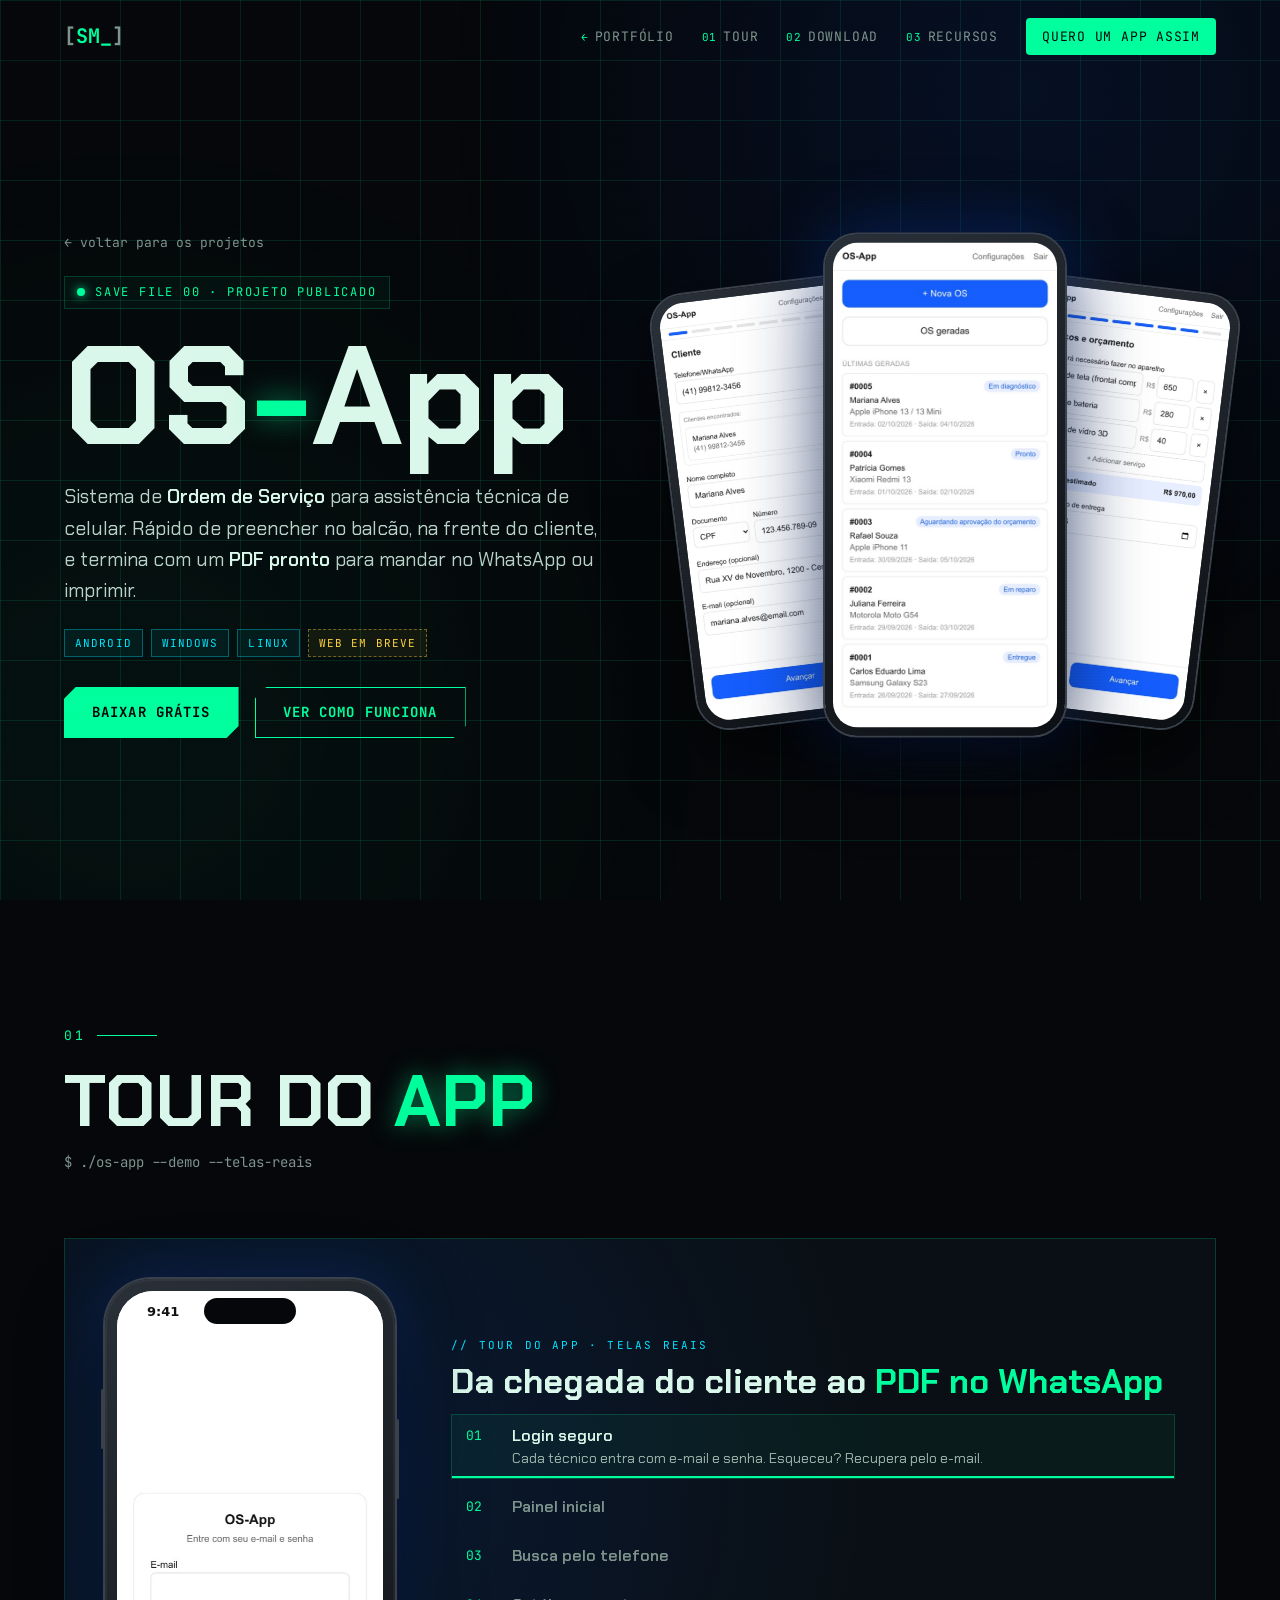
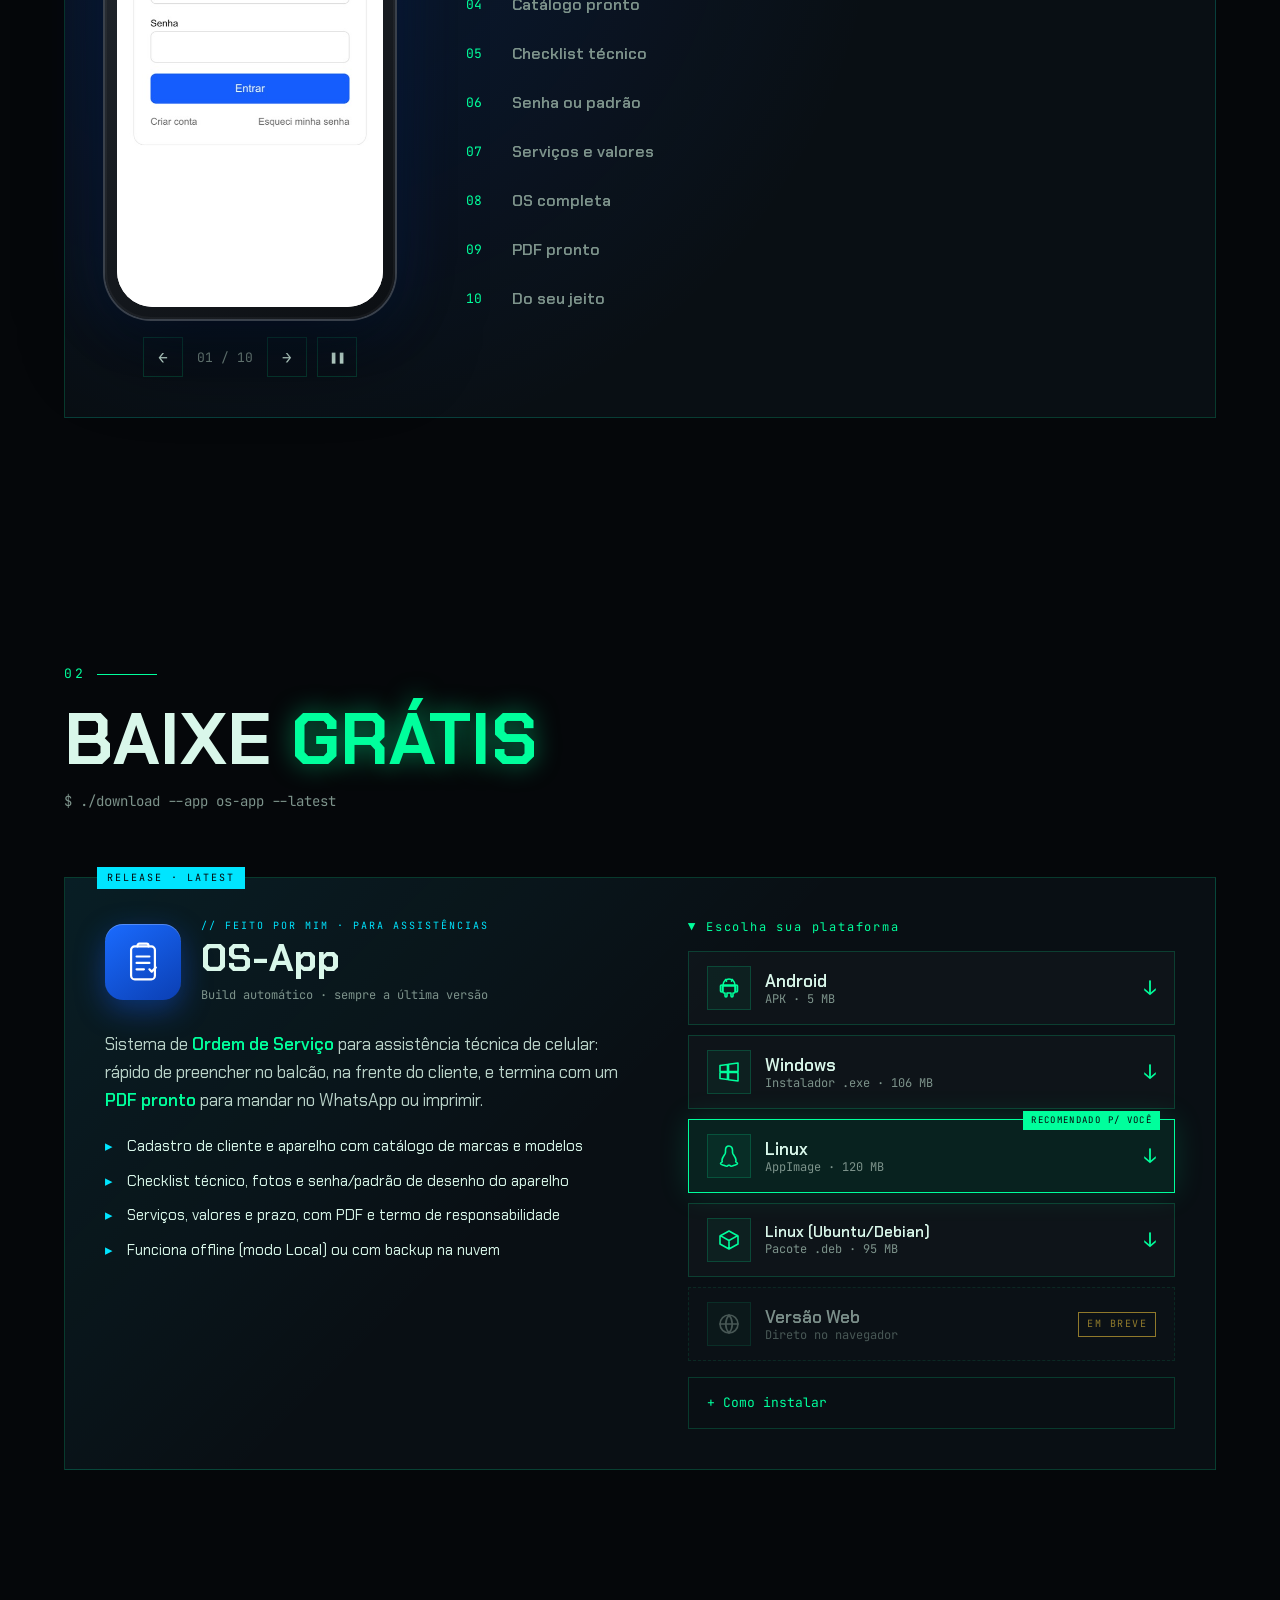
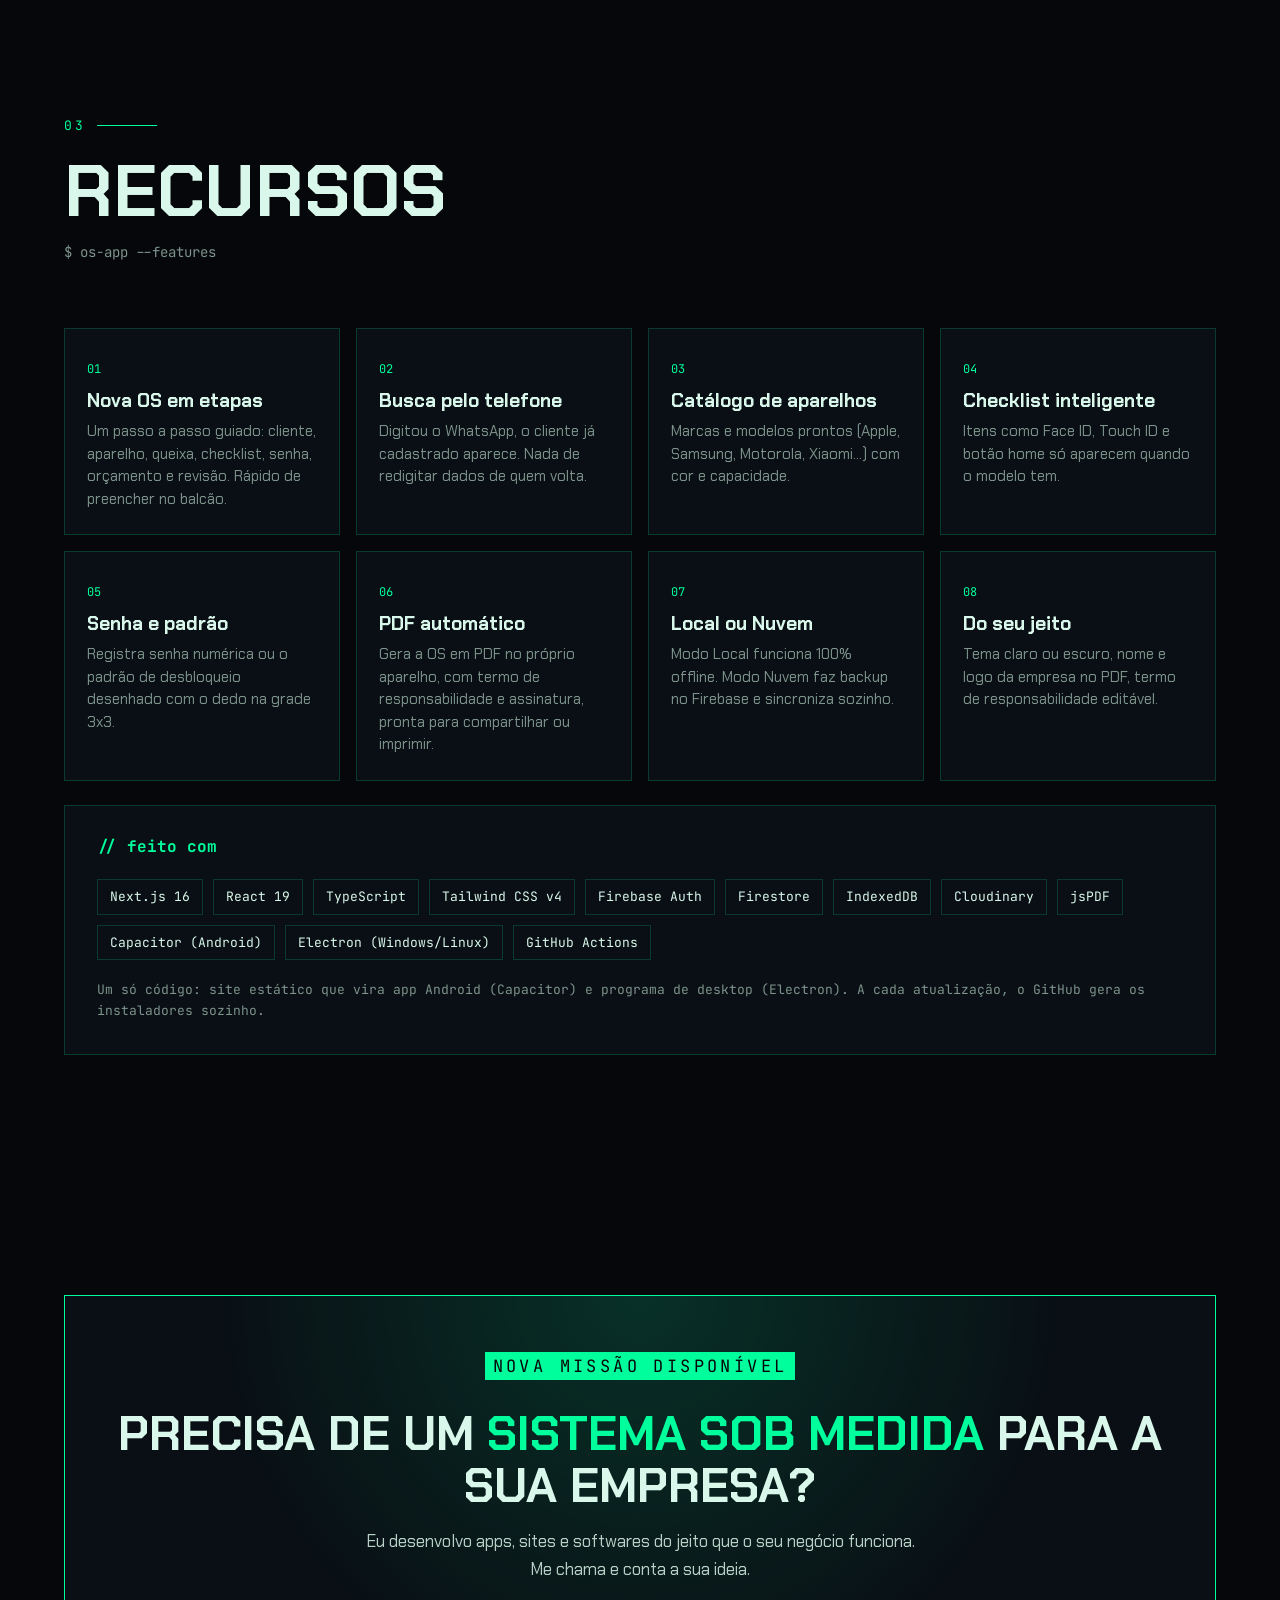
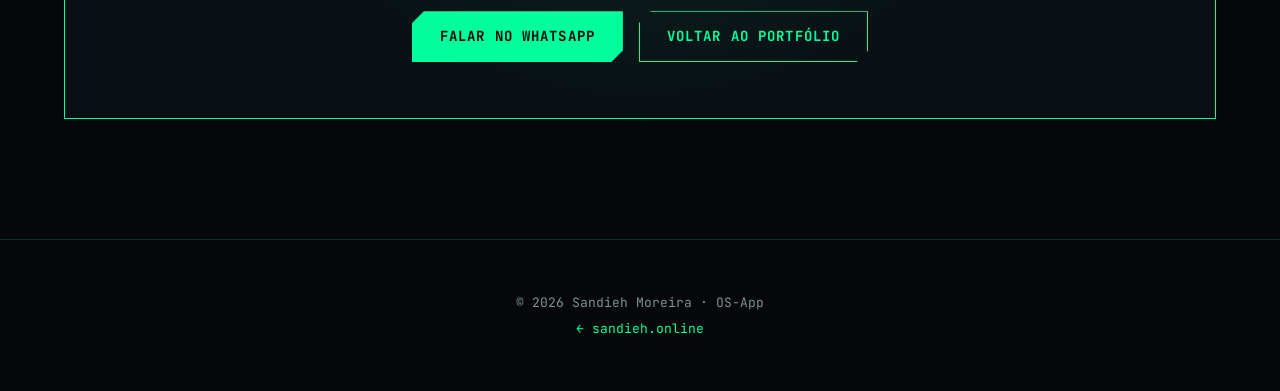
<file: os-app/index.html>
<!DOCTYPE html>
<html lang="pt-BR">
<head>
  <meta charset="UTF-8" />
  <meta name="viewport" content="width=device-width, initial-scale=1.0" />
  <title>OS-App — Sistema de Ordem de Serviço | Sandieh Moreira</title>
  <meta name="description" content="OS-App: sistema de Ordem de Serviço para assistência técnica de celular, com PDF automático. Download para Android, Windows e Linux." />
  <meta name="theme-color" content="#05070a" />
  <meta property="og:title" content="OS-App — Ordem de Serviço para assistência técnica" />
  <meta property="og:description" content="Do cadastro do cliente ao PDF no WhatsApp. Android, Windows e Linux." />
  <link rel="canonical" href="https://sandieh.online/os-app/" />
  <meta property="og:type" content="website" />
  <meta property="og:site_name" content="Sandieh Moreira" />
  <meta property="og:locale" content="pt_BR" />
  <meta property="og:url" content="https://sandieh.online/os-app/" />
  <meta property="og:image" content="https://sandieh.online/img/og-sandieh.jpg" />
  <meta name="twitter:card" content="summary_large_image" />
  <link rel="preconnect" href="https://fonts.googleapis.com" />
  <link rel="preconnect" href="https://fonts.gstatic.com" crossorigin />
  <link href="https://fonts.googleapis.com/css2?family=Chakra+Petch:wght@400;500;600;700&family=JetBrains+Mono:wght@400;500;700&display=swap" rel="stylesheet" />
  <link rel="stylesheet" href="../style.css?v=15" />
  <link rel="icon" href="/favicon.ico" sizes="16x16 32x32 48x48" />
  <link rel="icon" type="image/png" href="/favicon-48.png" sizes="48x48" />
  <link rel="icon" type="image/png" href="/icon-192.png" sizes="192x192" />
  <link rel="apple-touch-icon" href="/apple-touch-icon.png" />
</head>
<body class="page-project">
  <div class="project-bg" aria-hidden="true"></div>
  <div class="scanlines" aria-hidden="true"></div>
  <div class="scroll-progress" aria-hidden="true"><span></span></div>

  <header class="nav">
    <a href="../" class="logo" aria-label="Voltar ao portfólio">
      <span class="logo-bracket">[</span>SM<span class="blink">_</span><span class="logo-bracket">]</span>
    </a>
    <nav class="nav-links" id="nav-links">
      <a href="../#projetos"><span>←</span>Portfólio</a>
      <a href="#tour"><span>01</span>Tour</a>
      <a href="#download"><span>02</span>Download</a>
      <a href="#recursos"><span>03</span>Recursos</a>
      <a href="#contato-app" class="nav-cta">Quero um app assim</a>
    </nav>
    <button class="menu-toggle" id="menu-toggle" aria-label="Abrir menu" aria-expanded="false">
      <span></span><span></span><span></span>
    </button>
  </header>

  <main>
    <!-- ============ HERO DO PROJETO ============ -->
    <section class="project-hero">
      <div class="project-hero-text">
        <a href="../#projetos" class="back-link reveal">← voltar para os projetos</a>
        <p class="hero-tag reveal"><span class="dot"></span> SAVE FILE 00 · PROJETO PUBLICADO</p>
        <h1 class="reveal">OS<span>-</span>App</h1>
        <p class="project-lead reveal">
          Sistema de <strong>Ordem de Serviço</strong> para assistência técnica de celular.
          Rápido de preencher no balcão, na frente do cliente, e termina com um
          <strong>PDF pronto</strong> para mandar no WhatsApp ou imprimir.
        </p>
        <ul class="featured-platforms reveal" aria-label="Plataformas">
          <li>Android</li><li>Windows</li><li>Linux</li><li class="soon">Web em breve</li>
        </ul>
        <div class="hero-actions reveal">
          <a href="#download" class="btn btn-primary"><span>Baixar grátis</span></a>
          <a href="#tour" class="btn btn-ghost"><span>Ver como funciona</span></a>
        </div>
      </div>
      <div class="project-hero-phones reveal" aria-hidden="true">
        <div class="mini-phone p1"><img src="../img/os-app/03-cliente.jpg" alt="" width="508" height="1100" /></div>
        <div class="mini-phone p2"><img src="../img/os-app/02-inicio.jpg" alt="" width="508" height="1100" /></div>
        <div class="mini-phone p3"><img src="../img/os-app/07-orcamento.jpg" alt="" width="508" height="1100" /></div>
      </div>
    </section>

    <!-- ============ TOUR ============ -->
    <section id="tour-section" class="section">
      <header class="section-head reveal">
        <span class="section-num">01</span>
        <h2>Tour do <em>app</em></h2>
        <p class="section-cmd">$ ./os-app --demo --telas-reais</p>
      </header>
      <div class="tour reveal" id="tour" aria-roledescription="apresentação" aria-label="Como funciona o OS-App">
        <div class="tour-stage">
          <div class="phone" aria-live="polite">
            <span class="phone-notch" aria-hidden="true"></span>
            <div class="phone-screen">
              <img src="../img/os-app/01-login.jpg" alt="Tela do OS-App: Login seguro" width="508" height="1100" class="tour-shot is-active" />
              <img src="../img/os-app/02-inicio.jpg" alt="Tela do OS-App: Painel inicial" width="508" height="1100" loading="lazy" class="tour-shot" />
              <img src="../img/os-app/03-cliente.jpg" alt="Tela do OS-App: Busca pelo telefone" width="508" height="1100" loading="lazy" class="tour-shot" />
              <img src="../img/os-app/04-aparelho.jpg" alt="Tela do OS-App: Catálogo pronto" width="508" height="1100" loading="lazy" class="tour-shot" />
              <img src="../img/os-app/05-checklist.jpg" alt="Tela do OS-App: Checklist técnico" width="508" height="1100" loading="lazy" class="tour-shot" />
              <img src="../img/os-app/06-senha.jpg" alt="Tela do OS-App: Senha ou padrão" width="508" height="1100" loading="lazy" class="tour-shot" />
              <img src="../img/os-app/07-orcamento.jpg" alt="Tela do OS-App: Serviços e valores" width="508" height="1100" loading="lazy" class="tour-shot" />
              <img src="../img/os-app/08-detalhe.jpg" alt="Tela do OS-App: OS completa" width="508" height="1100" loading="lazy" class="tour-shot" />
              <img src="../img/os-app/09-pdf.jpg" alt="Tela do OS-App: PDF pronto" width="1089" height="1100" loading="lazy" class="tour-shot is-paper" />
              <img src="../img/os-app/10-configuracoes.jpg" alt="Tela do OS-App: Do seu jeito" width="508" height="1100" loading="lazy" class="tour-shot" />
            </div>
          </div>
          <div class="tour-controls">
            <button type="button" class="tour-nav" id="tour-prev" aria-label="Tela anterior">←</button>
            <span class="tour-count" id="tour-count">01 / 10</span>
            <button type="button" class="tour-nav" id="tour-next" aria-label="Próxima tela">→</button>
            <button type="button" class="tour-nav tour-play" id="tour-play" aria-label="Pausar apresentação">❚❚</button>
          </div>
        </div>

        <div class="tour-side">
          <p class="tour-kicker">// TOUR DO APP · TELAS REAIS</p>
          <h3>Da chegada do cliente ao <em>PDF no WhatsApp</em></h3>
          <p class="tour-caption" id="tour-caption"><b>Login seguro</b> Cada técnico entra com e-mail e senha. Esqueceu? Recupera pelo e-mail.</p>
          <ol class="tour-steps" id="tour-steps">
          <li><button type="button" class="tour-step is-active" data-i="0" aria-current="step">
            <span class="tour-num">01</span>
            <span class="tour-txt"><b>Login seguro</b><small>Cada técnico entra com e-mail e senha. Esqueceu? Recupera pelo e-mail.</small></span>
            <i class="tour-bar" aria-hidden="true"></i>
          </button></li>
          <li><button type="button" class="tour-step" data-i="1" aria-current="false">
            <span class="tour-num">02</span>
            <span class="tour-txt"><b>Painel inicial</b><small>Nova OS em um toque e o status das últimas ordens de serviço.</small></span>
            <i class="tour-bar" aria-hidden="true"></i>
          </button></li>
          <li><button type="button" class="tour-step" data-i="2" aria-current="false">
            <span class="tour-num">03</span>
            <span class="tour-txt"><b>Busca pelo telefone</b><small>Digitou o WhatsApp, o cliente já cadastrado aparece na hora.</small></span>
            <i class="tour-bar" aria-hidden="true"></i>
          </button></li>
          <li><button type="button" class="tour-step" data-i="3" aria-current="false">
            <span class="tour-num">04</span>
            <span class="tour-txt"><b>Catálogo pronto</b><small>Marca, modelo, cor e capacidade já cadastrados, e os acessórios entregues.</small></span>
            <i class="tour-bar" aria-hidden="true"></i>
          </button></li>
          <li><button type="button" class="tour-step" data-i="4" aria-current="false">
            <span class="tour-num">05</span>
            <span class="tour-txt"><b>Checklist técnico</b><small>OK ou Não OK em cada item. Face ID e Touch ID só aparecem se o modelo tiver.</small></span>
            <i class="tour-bar" aria-hidden="true"></i>
          </button></li>
          <li><button type="button" class="tour-step" data-i="5" aria-current="false">
            <span class="tour-num">06</span>
            <span class="tour-txt"><b>Senha ou padrão</b><small>O padrão de desbloqueio é desenhado com o dedo, igual no celular.</small></span>
            <i class="tour-bar" aria-hidden="true"></i>
          </button></li>
          <li><button type="button" class="tour-step" data-i="6" aria-current="false">
            <span class="tour-num">07</span>
            <span class="tour-txt"><b>Serviços e valores</b><small>Cada serviço com seu valor, total calculado na hora e prazo de entrega.</small></span>
            <i class="tour-bar" aria-hidden="true"></i>
          </button></li>
          <li><button type="button" class="tour-step" data-i="7" aria-current="false">
            <span class="tour-num">08</span>
            <span class="tour-txt"><b>OS completa</b><small>Tudo registrado para reabrir, reenviar ou imprimir quando precisar.</small></span>
            <i class="tour-bar" aria-hidden="true"></i>
          </button></li>
          <li><button type="button" class="tour-step" data-i="8" aria-current="false">
            <span class="tour-num">09</span>
            <span class="tour-txt"><b>PDF pronto</b><small>Gerado no próprio aparelho, com termo de responsabilidade, pronto para o WhatsApp.</small></span>
            <i class="tour-bar" aria-hidden="true"></i>
          </button></li>
          <li><button type="button" class="tour-step" data-i="9" aria-current="false">
            <span class="tour-num">10</span>
            <span class="tour-txt"><b>Do seu jeito</b><small>Tema claro ou escuro, nome e logo da empresa, modo Local (offline) ou Nuvem.</small></span>
            <i class="tour-bar" aria-hidden="true"></i>
          </button></li>
          </ol>
        </div>
      </div>
    </section>

    <!-- ============ DOWNLOAD ============ -->
    <section id="download" class="section">
      <header class="section-head reveal">
        <span class="section-num">02</span>
        <h2>Baixe <em>grátis</em></h2>
        <p class="section-cmd">$ ./download --app os-app --latest</p>
      </header>
      <article class="app-card reveal" id="app-card">
        <div class="app-info">
          <div class="app-title">
            <div class="app-icon" aria-hidden="true">
              <svg viewBox="0 0 48 48"><rect x="11" y="7" width="26" height="36" rx="4"/><path d="M18 7v-1a2 2 0 0 1 2-2h8a2 2 0 0 1 2 2v1"/><path d="M17 18h14M17 25h14M17 32h8"/><path d="M31 32l2.5 2.5L38 30"/></svg>
            </div>
            <div>
              <p class="app-kicker">// FEITO POR MIM · PARA ASSISTÊNCIAS</p>
              <h3>OS-App</h3>
              <p class="app-version" id="app-version">Build automático · sempre a última versão</p>
            </div>
          </div>

          <p class="app-desc">
            Sistema de <strong>Ordem de Serviço</strong> para assistência técnica de celular:
            rápido de preencher no balcão, na frente do cliente, e termina com um
            <strong>PDF pronto</strong> para mandar no WhatsApp ou imprimir.
          </p>

          <ul class="app-features">
            <li>Cadastro de cliente e aparelho com catálogo de marcas e modelos</li>
            <li>Checklist técnico, fotos e senha/padrão de desenho do aparelho</li>
            <li>Serviços, valores e prazo, com PDF e termo de responsabilidade</li>
            <li>Funciona offline (modo Local) ou com backup na nuvem</li>
          </ul>
        </div>

        <div class="app-downloads">
          <p class="app-dl-title">▼ Escolha sua plataforma</p>

          <a class="dl" data-os="android" href="https://github.com/SandiehMoreira/os-app/releases/download/latest/OS-Tecnica-Android.apk" rel="noopener">
            <span class="dl-icon" aria-hidden="true">
              <svg viewBox="0 0 24 24"><path d="M6 10v6a1 1 0 0 0 1 1h1v3a1 1 0 0 0 2 0v-3h4v3a1 1 0 0 0 2 0v-3h1a1 1 0 0 0 1-1v-6zM3.5 10a1 1 0 0 1 2 0v5a1 1 0 0 1-2 0zM18.5 10a1 1 0 0 1 2 0v5a1 1 0 0 1-2 0zM6 9a6 6 0 0 1 12 0zM8.5 3.5l1 1.7M15.5 3.5l-1 1.7"/></svg>
            </span>
            <span class="dl-text"><b>Android</b><small>APK · <span data-size="OS-Tecnica-Android.apk">5 MB</span></small></span>
            <span class="dl-arrow" aria-hidden="true">↓</span>
          </a>

          <a class="dl" data-os="windows" href="https://github.com/SandiehMoreira/os-app/releases/download/latest/OS-Tecnica-Windows-Setup.exe" rel="noopener">
            <span class="dl-icon" aria-hidden="true">
              <svg viewBox="0 0 24 24"><path d="M3 5.5l7.5-1v7H3zM11.5 4.3L21 3v8.5h-9.5zM3 12.5h7.5v7L3 18.5zM11.5 12.5H21V21l-9.5-1.3z"/></svg>
            </span>
            <span class="dl-text"><b>Windows</b><small>Instalador .exe · <span data-size="OS-Tecnica-Windows-Setup.exe">106 MB</span></small></span>
            <span class="dl-arrow" aria-hidden="true">↓</span>
          </a>

          <a class="dl" data-os="linux" href="https://github.com/SandiehMoreira/os-app/releases/download/latest/OS-Tecnica-Linux.AppImage" rel="noopener">
            <span class="dl-icon" aria-hidden="true">
              <svg viewBox="0 0 24 24"><path d="M12 2c-2.2 0-3.5 1.9-3.5 4.3 0 1.5.3 2.3-.6 3.8C6.6 12 5 14 5 16.3c0 .6.1 1.1.3 1.6-.8.4-1.8.6-1.8 1.6 0 1.2 2 1.3 3.3 1.8 1.2.5 2 .9 2.8.9.9 0 1.4-.5 1.7-.9h1.4c.3.4.8.9 1.7.9.8 0 1.6-.4 2.8-.9 1.3-.5 3.3-.6 3.3-1.8 0-1-1-1.2-1.8-1.6.2-.5.3-1 .3-1.6 0-2.3-1.6-4.3-2.9-6.2-.9-1.5-.6-2.3-.6-3.8C15.5 3.9 14.2 2 12 2z"/></svg>
            </span>
            <span class="dl-text"><b>Linux</b><small>AppImage · <span data-size="OS-Tecnica-Linux.AppImage">120 MB</span></small></span>
            <span class="dl-arrow" aria-hidden="true">↓</span>
          </a>

          <a class="dl dl-secondary" data-os="linux-deb" href="https://github.com/SandiehMoreira/os-app/releases/download/latest/OS-Tecnica-Linux.deb" rel="noopener">
            <span class="dl-icon" aria-hidden="true">
              <svg viewBox="0 0 24 24"><path d="M21 16V8l-9-5-9 5v8l9 5zM3.3 7.6L12 12.5l8.7-4.9M12 12.5V21"/></svg>
            </span>
            <span class="dl-text"><b>Linux (Ubuntu/Debian)</b><small>Pacote .deb · <span data-size="OS-Tecnica-Linux.deb">95 MB</span></small></span>
            <span class="dl-arrow" aria-hidden="true">↓</span>
          </a>

          <div class="dl dl-soon" aria-disabled="true">
            <span class="dl-icon" aria-hidden="true">
              <svg viewBox="0 0 24 24"><circle cx="12" cy="12" r="9"/><path d="M3 12h18M12 3a14 14 0 0 1 0 18M12 3a14 14 0 0 0 0 18"/></svg>
            </span>
            <span class="dl-text"><b>Versão Web</b><small>Direto no navegador</small></span>
            <span class="dl-badge">EM BREVE</span>
          </div>

          <details class="app-howto">
            <summary>Como instalar</summary>
            <ul>
              <li><b>Android:</b> toque no APK baixado. O Android vai pedir para permitir "instalar de fontes desconhecidas" (normal, pois não vem da Play Store). Autorize e instale.</li>
              <li><b>Windows:</b> dê dois cliques no <code>.exe</code>. Se aparecer "O Windows protegeu seu PC", clique em <b>Mais informações → Executar assim mesmo</b> (só na primeira vez).</li>
              <li><b>Linux (AppImage):</b> dê permissão de execução (<code>chmod +x OS-Tecnica-Linux.AppImage</code>) e abra direto, sem instalar.</li>
              <li><b>Linux (.deb):</b> <code>sudo dpkg -i OS-Tecnica-Linux.deb</code></li>
            </ul>
          </details>
        </div>
      </article>
    </section>

    <!-- ============ RECURSOS ============ -->
    <section id="recursos" class="section">
      <header class="section-head reveal">
        <span class="section-num">03</span>
        <h2>Recursos</h2>
        <p class="section-cmd">$ os-app --features</p>
      </header>
      <div class="feat-grid">
          <article class="feat reveal">
            <span class="feat-num">01</span>
            <h3>Nova OS em etapas</h3>
            <p>Um passo a passo guiado: cliente, aparelho, queixa, checklist, senha, orçamento e revisão. Rápido de preencher no balcão.</p>
          </article>
          <article class="feat reveal">
            <span class="feat-num">02</span>
            <h3>Busca pelo telefone</h3>
            <p>Digitou o WhatsApp, o cliente já cadastrado aparece. Nada de redigitar dados de quem volta.</p>
          </article>
          <article class="feat reveal">
            <span class="feat-num">03</span>
            <h3>Catálogo de aparelhos</h3>
            <p>Marcas e modelos prontos (Apple, Samsung, Motorola, Xiaomi...) com cor e capacidade.</p>
          </article>
          <article class="feat reveal">
            <span class="feat-num">04</span>
            <h3>Checklist inteligente</h3>
            <p>Itens como Face ID, Touch ID e botão home só aparecem quando o modelo tem.</p>
          </article>
          <article class="feat reveal">
            <span class="feat-num">05</span>
            <h3>Senha e padrão</h3>
            <p>Registra senha numérica ou o padrão de desbloqueio desenhado com o dedo na grade 3x3.</p>
          </article>
          <article class="feat reveal">
            <span class="feat-num">06</span>
            <h3>PDF automático</h3>
            <p>Gera a OS em PDF no próprio aparelho, com termo de responsabilidade e assinatura, pronta para compartilhar ou imprimir.</p>
          </article>
          <article class="feat reveal">
            <span class="feat-num">07</span>
            <h3>Local ou Nuvem</h3>
            <p>Modo Local funciona 100% offline. Modo Nuvem faz backup no Firebase e sincroniza sozinho.</p>
          </article>
          <article class="feat reveal">
            <span class="feat-num">08</span>
            <h3>Do seu jeito</h3>
            <p>Tema claro ou escuro, nome e logo da empresa no PDF, termo de responsabilidade editável.</p>
          </article>
      </div>

      <div class="stack project-stack reveal">
        <h3>// feito com</h3>
        <div class="chips"><span>Next.js 16</span><span>React 19</span><span>TypeScript</span><span>Tailwind CSS v4</span><span>Firebase Auth</span><span>Firestore</span><span>IndexedDB</span><span>Cloudinary</span><span>jsPDF</span><span>Capacitor (Android)</span><span>Electron (Windows/Linux)</span><span>GitHub Actions</span></div>
        <p class="stack-note">Um só código: site estático que vira app Android (Capacitor) e programa de desktop (Electron). A cada atualização, o GitHub gera os instaladores sozinho.</p>
      </div>
    </section>

    <!-- ============ CTA ============ -->
    <section id="contato-app" class="section">
      <div class="project-cta reveal">
        <p class="featured-kicker"><span>NOVA MISSÃO DISPONÍVEL</span></p>
        <h2>Precisa de um <em>sistema sob medida</em> para a sua empresa?</h2>
        <p>Eu desenvolvo apps, sites e softwares do jeito que o seu negócio funciona. Me chama e conta a sua ideia.</p>
        <div class="hero-actions">
          <a class="btn btn-primary" id="cta-whats" href="https://wa.me/5541996411706?text=Ol%C3%A1%20Sandieh!%20Vi%20o%20OS-App%20no%20seu%20portf%C3%B3lio%20e%20quero%20um%20sistema%20para%20minha%20empresa." target="_blank" rel="noopener"><span>Falar no WhatsApp</span></a>
          <a class="btn btn-ghost" href="../#projetos"><span>Voltar ao portfólio</span></a>
        </div>
      </div>
    </section>
  </main>

  <footer class="footer">
    <p>© <span id="year"></span> Sandieh Moreira · OS-App</p>
    <p><a href="../" class="footer-back">← sandieh.online</a></p>
  </footer>

  <script src="../os-app.js?v=8"></script>
</body>
</html>
</file>
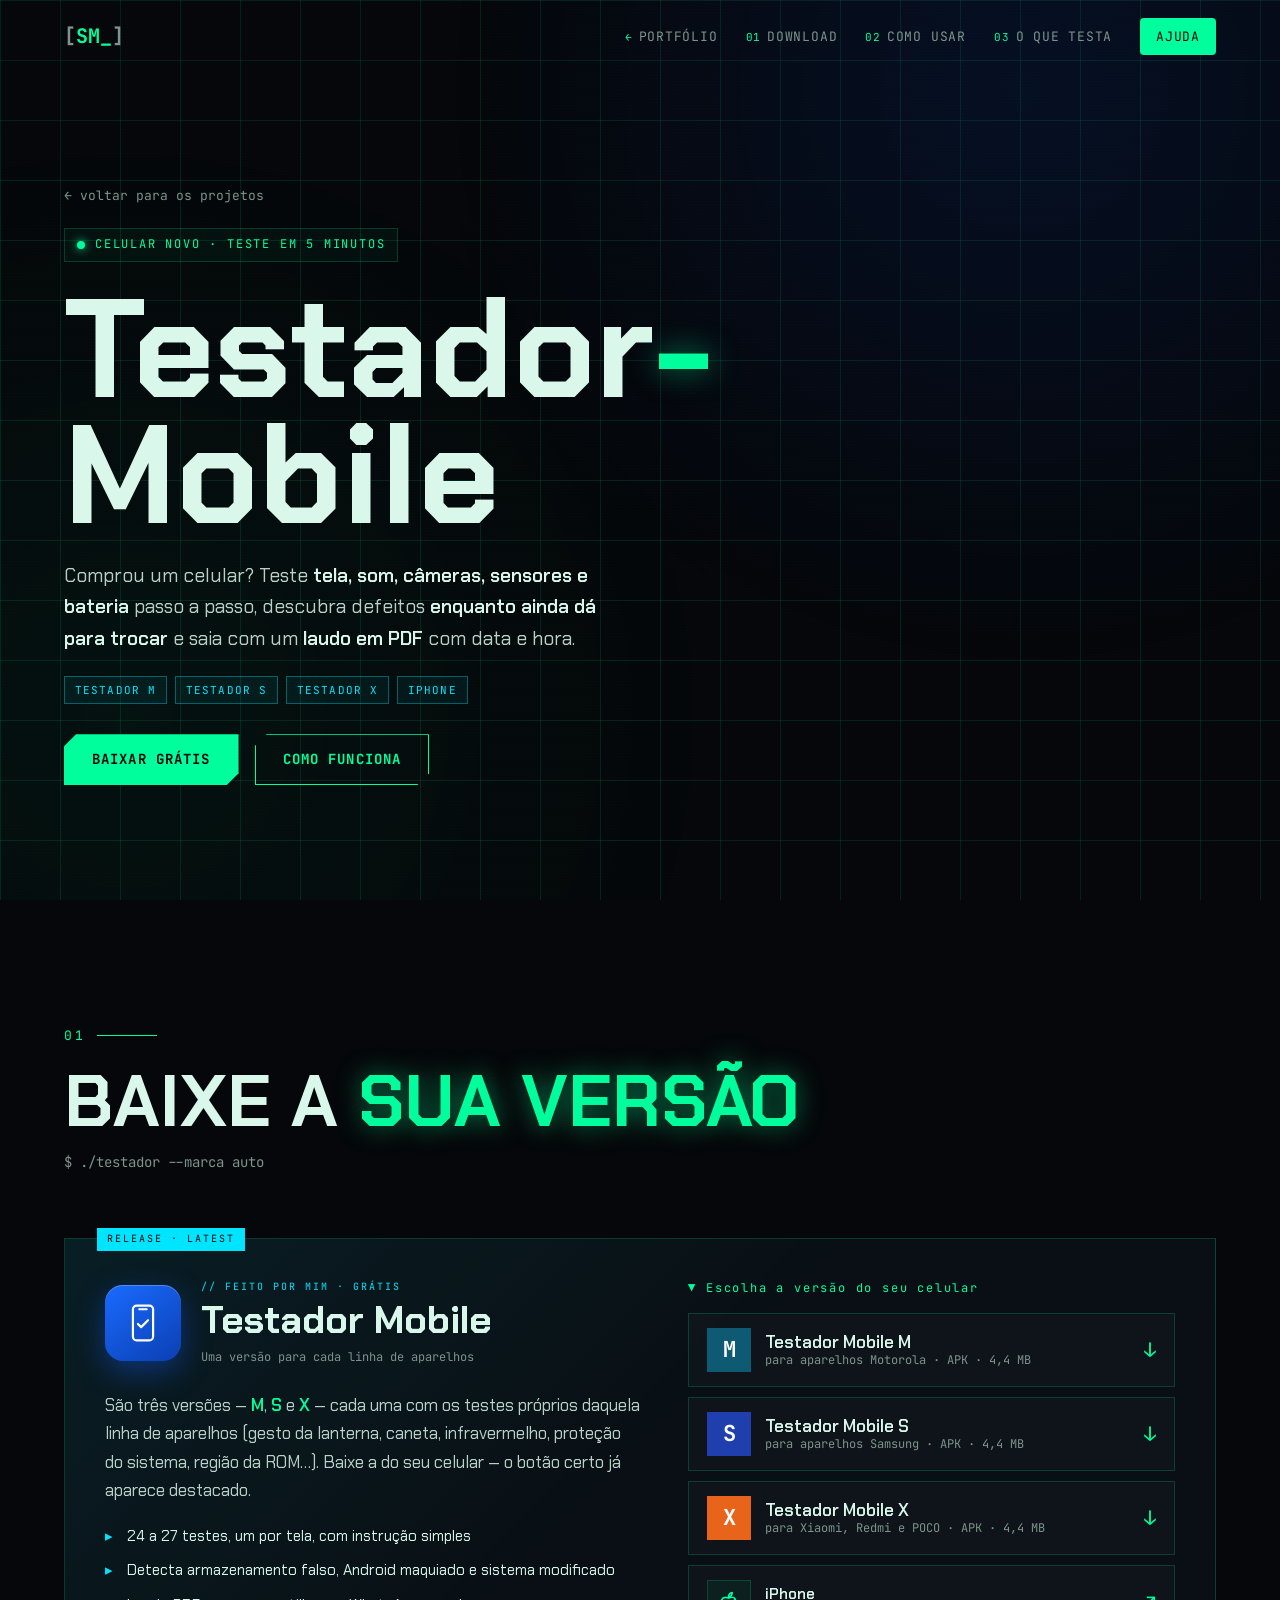
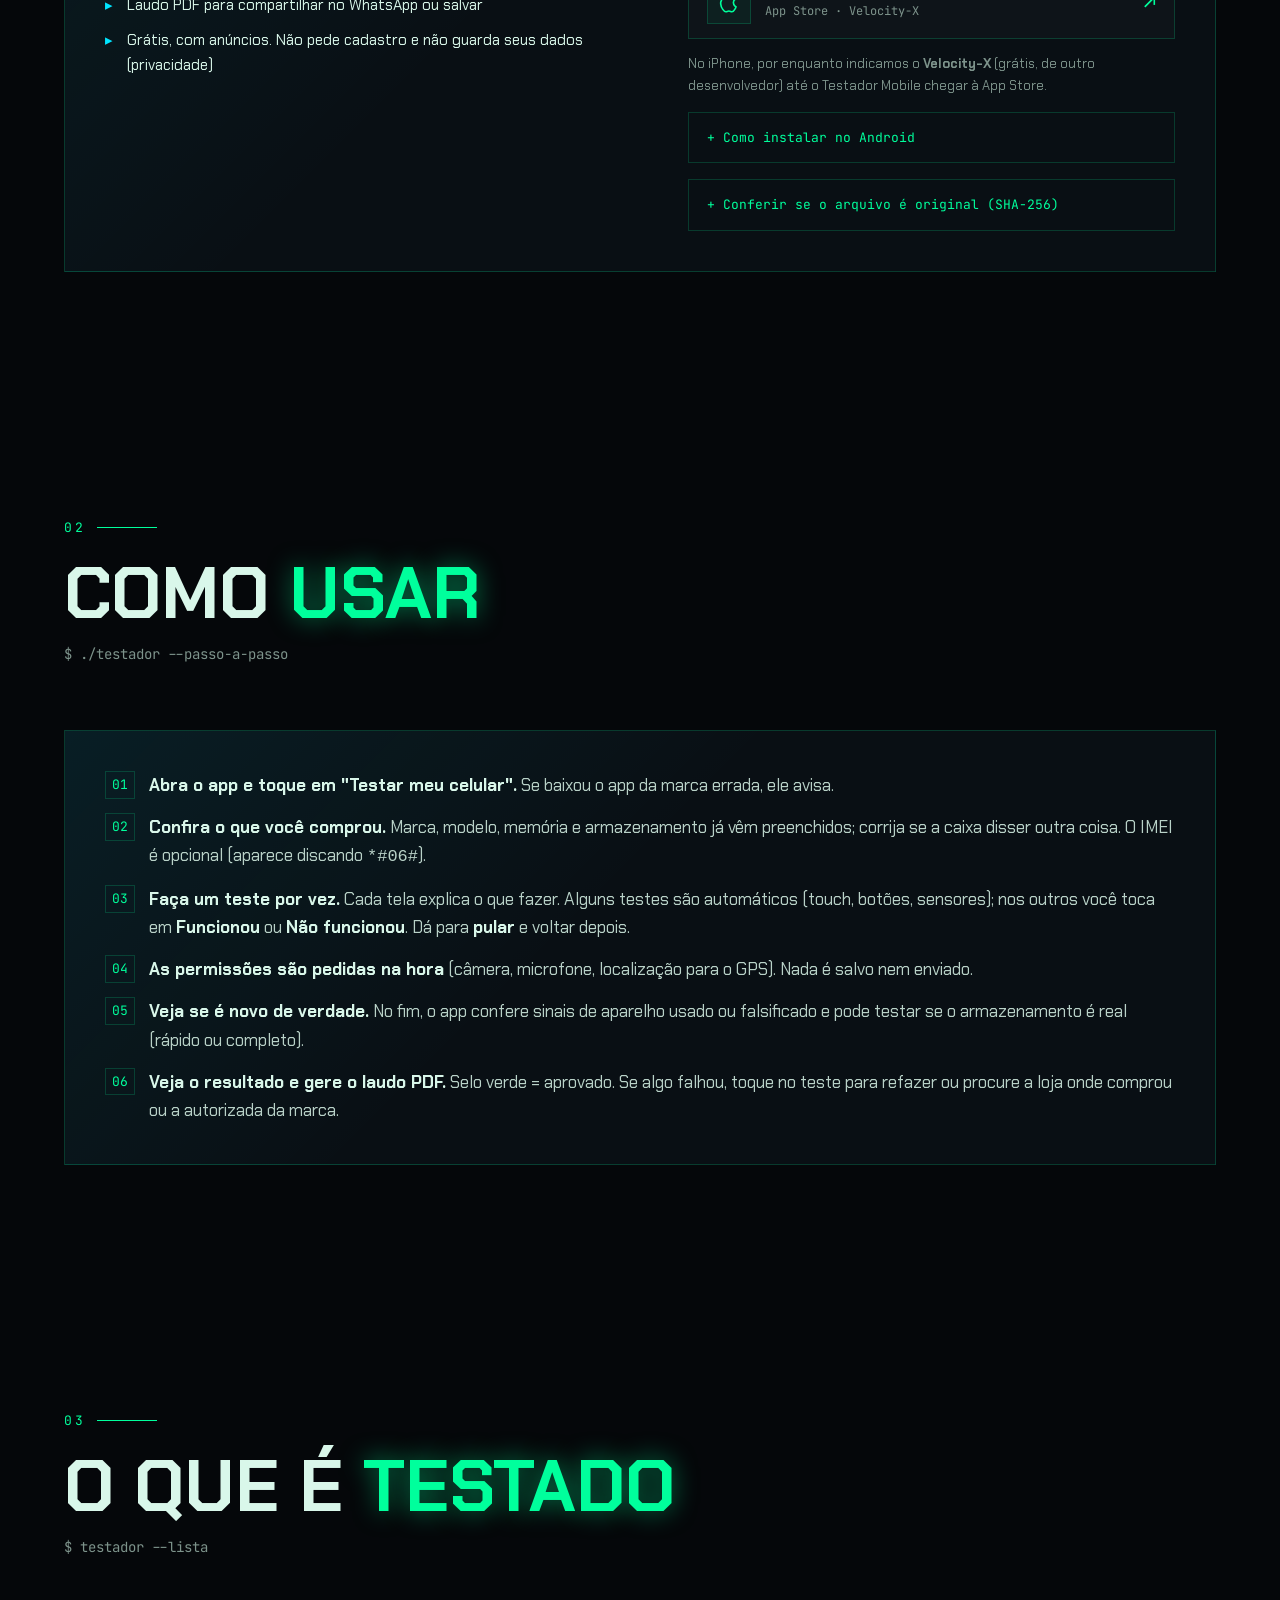
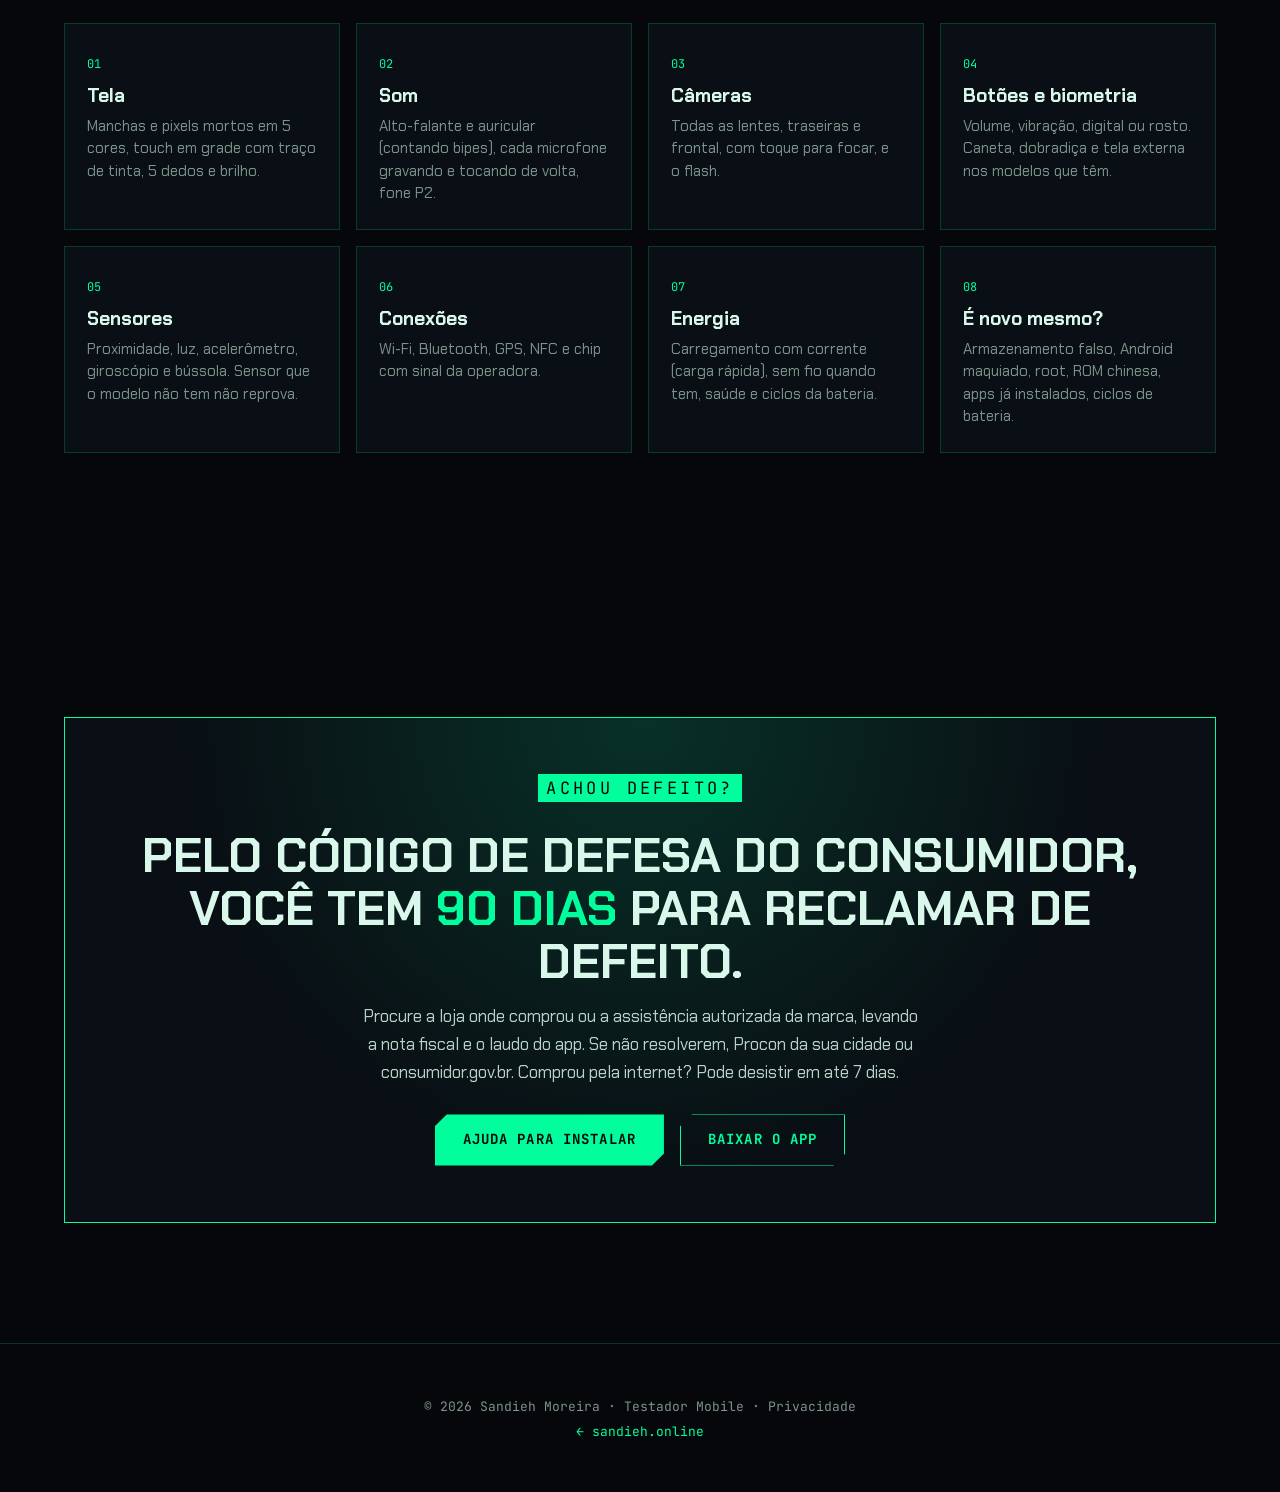
<file: testador/index.html>
<!DOCTYPE html>
<html lang="pt-BR">
<head>
  <meta charset="UTF-8" />
  <meta name="viewport" content="width=device-width, initial-scale=1.0" />
  <title>Testador Mobile — teste seu celular novo | Sandieh Moreira</title>
  <meta name="description" content="Teste seu celular novo em 5 minutos: tela, som, câmeras, sensores, bateria e laudo em PDF. Para Android e iPhone." />
  <meta name="theme-color" content="#05070a" />
  <meta property="og:title" content="Testador Mobile — teste seu celular novo em 5 minutos" />
  <meta property="og:description" content="Descubra defeitos enquanto ainda dá para trocar. Laudo PDF com data e hora." />
  <link rel="canonical" href="https://sandieh.online/testador/" />
  <meta property="og:type" content="website" />
  <meta property="og:site_name" content="Sandieh Moreira" />
  <meta property="og:locale" content="pt_BR" />
  <meta property="og:url" content="https://sandieh.online/testador/" />
  <meta property="og:image" content="https://sandieh.online/img/og-sandieh.jpg" />
  <meta name="twitter:card" content="summary_large_image" />
  <link rel="preconnect" href="https://fonts.googleapis.com" />
  <link rel="preconnect" href="https://fonts.gstatic.com" crossorigin />
  <link href="https://fonts.googleapis.com/css2?family=Chakra+Petch:wght@400;500;600;700&family=JetBrains+Mono:wght@400;500;700&display=swap" rel="stylesheet" />
  <link rel="stylesheet" href="../style.css?v=15" />
  <link rel="icon" href="/favicon.ico" sizes="16x16 32x32 48x48" />
  <link rel="icon" type="image/png" href="/favicon-48.png" sizes="48x48" />
  <link rel="icon" type="image/png" href="/icon-192.png" sizes="192x192" />
  <link rel="apple-touch-icon" href="/apple-touch-icon.png" />
  <style>
    /* Ajustes só desta página; o resto vem do style.css do site. */
    .tm-steps { counter-reset: s; list-style: none; padding: 0; margin: 0; display: grid; gap: 14px; }
    .tm-steps li { counter-increment: s; position: relative; padding-left: 44px; color: #b9d2c8; }
    .tm-steps li::before {
      content: counter(s, decimal-leading-zero); position: absolute; left: 0; top: 0;
      font-family: var(--font-mono); font-size: 13px; color: var(--green);
      border: 1px solid var(--line); padding: 2px 6px;
    }
    .tm-steps b { color: var(--text); }
    /* o card do passo a passo ocupa a largura toda e não leva o selo "release" */
    #como-usar .app-card { grid-template-columns: 1fr; }
    #como-usar .app-card::before { display: none; }
    .sha { font-family: var(--font-mono); font-size: 11px; color: var(--muted); word-break: break-all; }
    .dl-note { font-size: 13px; color: var(--muted); margin: 4px 0 0; }
    /* Ícone das versões: a letra em branco sobre a cor de cada uma. */
    .dl-icon.letter {
      background: var(--c); color: #fff; border-color: var(--c);
      font: 700 22px/1 var(--font-mono); display: grid; place-items: center;
    }
  </style>
</head>
<body class="page-project">
  <div class="project-bg" aria-hidden="true"></div>
  <div class="scanlines" aria-hidden="true"></div>
  <div class="scroll-progress" aria-hidden="true"><span></span></div>

  <header class="nav">
    <a href="../" class="logo" aria-label="Voltar ao portfólio">
      <span class="logo-bracket">[</span>SM<span class="blink">_</span><span class="logo-bracket">]</span>
    </a>
    <nav class="nav-links" id="nav-links">
      <a href="../#projetos"><span>←</span>Portfólio</a>
      <a href="#download"><span>01</span>Download</a>
      <a href="#como-usar"><span>02</span>Como usar</a>
      <a href="#testes"><span>03</span>O que testa</a>
      <a href="#ajuda" class="nav-cta">Ajuda</a>
    </nav>
    <button class="menu-toggle" id="menu-toggle" aria-label="Abrir menu" aria-expanded="false">
      <span></span><span></span><span></span>
    </button>
  </header>

  <main>
    <!-- ============ HERO ============ -->
    <section class="project-hero">
      <div class="project-hero-text">
        <a href="../#projetos" class="back-link reveal">← voltar para os projetos</a>
        <p class="hero-tag reveal"><span class="dot"></span> CELULAR NOVO · TESTE EM 5 MINUTOS</p>
        <h1 class="reveal">Testador<span>-</span>Mobile</h1>
        <p class="project-lead reveal">
          Comprou um celular? Teste <strong>tela, som, câmeras, sensores e bateria</strong> passo a passo,
          descubra defeitos <strong>enquanto ainda dá para trocar</strong> e saia com um
          <strong>laudo em PDF</strong> com data e hora.
        </p>
        <ul class="featured-platforms reveal" aria-label="Marcas">
          <li>Testador M</li><li>Testador S</li><li>Testador X</li><li>iPhone</li>
        </ul>
        <div class="hero-actions reveal">
          <a href="#download" class="btn btn-primary"><span>Baixar grátis</span></a>
          <a href="#como-usar" class="btn btn-ghost"><span>Como funciona</span></a>
        </div>
      </div>
    </section>

    <!-- ============ DOWNLOAD ============ -->
    <section id="download" class="section">
      <header class="section-head reveal">
        <span class="section-num">01</span>
        <h2>Baixe a <em>sua versão</em></h2>
        <p class="section-cmd">$ ./testador --marca auto</p>
      </header>
      <article class="app-card reveal">
        <div class="app-info">
          <div class="app-title">
            <div class="app-icon" aria-hidden="true">
              <svg viewBox="0 0 48 48"><rect x="13" y="5" width="22" height="38" rx="4"/><path d="M20 9h8"/><path d="M18.5 25l3.5 3.5 7.5-7.5"/></svg>
            </div>
            <div>
              <p class="app-kicker">// FEITO POR MIM · GRÁTIS</p>
              <h3>Testador Mobile</h3>
              <p class="app-version" id="app-version">Uma versão para cada linha de aparelhos</p>
            </div>
          </div>
          <p class="app-desc">
            São três versões — <strong>M</strong>, <strong>S</strong> e <strong>X</strong> — cada uma com os testes
            próprios daquela linha de aparelhos (gesto da lanterna, caneta, infravermelho, proteção do sistema, região da ROM…).
            Baixe a do seu celular — o botão certo já aparece destacado.
          </p>
          <ul class="app-features">
            <li>24 a 27 testes, um por tela, com instrução simples</li>
            <li>Detecta armazenamento falso, Android maquiado e sistema modificado</li>
            <li>Laudo PDF para compartilhar no WhatsApp ou salvar</li>
            <li>Grátis, com anúncios. Não pede cadastro e não guarda seus dados (<a href="privacidade.html">privacidade</a>)</li>
          </ul>
        </div>

        <div class="app-downloads">
          <p class="app-dl-title">▼ Escolha a versão do seu celular</p>

          <a class="dl" data-brand="motorola" href="Testador-Mobile-M.apk" download>
            <span class="dl-icon letter" style="--c:#0E5A73" aria-hidden="true">M</span>
            <span class="dl-text"><b>Testador Mobile M</b><small>para aparelhos Motorola · APK · <span data-size="Testador-Mobile-M.apk">4,2 MB</span></small></span>
            <span class="dl-arrow" aria-hidden="true">↓</span>
          </a>

          <a class="dl" data-brand="samsung" href="Testador-Mobile-S.apk" download>
            <span class="dl-icon letter" style="--c:#1F3FAF" aria-hidden="true">S</span>
            <span class="dl-text"><b>Testador Mobile S</b><small>para aparelhos Samsung · APK · <span data-size="Testador-Mobile-S.apk">4,2 MB</span></small></span>
            <span class="dl-arrow" aria-hidden="true">↓</span>
          </a>

          <a class="dl" data-brand="xiaomi" href="Testador-Mobile-X.apk" download>
            <span class="dl-icon letter" style="--c:#E8641B" aria-hidden="true">X</span>
            <span class="dl-text"><b>Testador Mobile X</b><small>para Xiaomi, Redmi e POCO · APK · <span data-size="Testador-Mobile-X.apk">4,2 MB</span></small></span>
            <span class="dl-arrow" aria-hidden="true">↓</span>
          </a>

          <a class="dl dl-secondary" data-brand="iphone" href="https://apps.apple.com/br/app/velocity-x/id1547404030" target="_blank" rel="noopener">
            <span class="dl-icon" aria-hidden="true">
              <svg viewBox="0 0 24 24"><path d="M16.4 12.6c0-2.3 1.9-3.4 2-3.5-1.1-1.6-2.8-1.8-3.4-1.8-1.4-.1-2.8.9-3.5.9s-1.8-.9-3-.8C6.9 7.4 5.4 8.3 4.6 9.8c-1.7 2.9-.4 7.2 1.2 9.6.8 1.2 1.7 2.4 3 2.4 1.2 0 1.6-.8 3.1-.8s1.8.8 3.1.8 2.1-1.2 2.8-2.4c.9-1.3 1.2-2.6 1.3-2.7-.1 0-2.6-1-2.7-4.1zM14.2 5.6c.6-.8 1.1-1.9 1-3-.9 0-2.1.6-2.7 1.4-.6.7-1.1 1.8-1 2.9 1 .1 2.1-.5 2.7-1.3z"/></svg>
            </span>
            <span class="dl-text"><b>iPhone</b><small>App Store · Velocity-X</small></span>
            <span class="dl-arrow" aria-hidden="true">↗</span>
          </a>
          <p class="dl-note">No iPhone, por enquanto indicamos o <b>Velocity-X</b> (grátis, de outro desenvolvedor) até o Testador Mobile chegar à App Store.</p>

          <details class="app-howto" id="instalar">
            <summary>Como instalar no Android</summary>
            <ul>
              <li><b>1.</b> Toque na versão do seu celular acima. O arquivo baixa em segundos.</li>
              <li><b>2.</b> Abra o arquivo baixado (aparece na notificação ou em <b>Arquivos › Downloads</b>).</li>
              <li><b>3.</b> O Android avisa que o app não vem da Play Store. Toque em <b>Configurações</b> e ligue <b>Permitir desta fonte</b> para o navegador que você usou. Volte e toque em <b>Instalar</b>.</li>
              <li><b>Celulares Samsung:</b> se aparecer o aviso do Play Protect ou do Bloqueio Automático, toque em <b>Mais detalhes › Instalar assim mesmo</b>. O Bloqueio Automático (Configurações › Segurança) pode precisar ser desligado durante a instalação.</li>
              <li><b>Celulares Xiaomi / Redmi / POCO:</b> o sistema pode pedir para esperar alguns segundos e confirmar mais de uma vez. Se aparecer <b>"Instalação bloqueada"</b>, toque em <b>Configurações</b> e permita o navegador. Desligue a <b>Proteção do sistema</b> só durante a instalação, se for pedido.</li>
              <li><b>Celulares Motorola:</b> segue o padrão: <b>Configurações › Permitir desta fonte</b> e <b>Instalar</b>.</li>
            </ul>
          </details>

          <details class="app-howto">
            <summary>Conferir se o arquivo é original (SHA-256)</summary>
            <ul id="sha-list">
              <li class="sha">Carregando…</li>
            </ul>
          </details>
        </div>
      </article>
    </section>

    <!-- ============ COMO USAR ============ -->
    <section id="como-usar" class="section">
      <header class="section-head reveal">
        <span class="section-num">02</span>
        <h2>Como <em>usar</em></h2>
        <p class="section-cmd">$ ./testador --passo-a-passo</p>
      </header>
      <div class="app-card reveal">
        <ol class="tm-steps">
          <li><b>Abra o app e toque em "Testar meu celular".</b> Se baixou o app da marca errada, ele avisa.</li>
          <li><b>Confira o que você comprou.</b> Marca, modelo, memória e armazenamento já vêm preenchidos; corrija se a caixa disser outra coisa. O IMEI é opcional (aparece discando <code>*#06#</code>).</li>
          <li><b>Faça um teste por vez.</b> Cada tela explica o que fazer. Alguns testes são automáticos (touch, botões, sensores); nos outros você toca em <b>Funcionou</b> ou <b>Não funcionou</b>. Dá para <b>pular</b> e voltar depois.</li>
          <li><b>As permissões são pedidas na hora</b> (câmera, microfone, localização para o GPS). Nada é salvo nem enviado.</li>
          <li><b>Veja se é novo de verdade.</b> No fim, o app confere sinais de aparelho usado ou falsificado e pode testar se o armazenamento é real (rápido ou completo).</li>
          <li><b>Veja o resultado e gere o laudo PDF.</b> Selo verde = aprovado. Se algo falhou, toque no teste para refazer ou procure a loja onde comprou ou a autorizada da marca.</li>
        </ol>
      </div>
    </section>

    <!-- ============ O QUE TESTA ============ -->
    <section id="testes" class="section">
      <header class="section-head reveal">
        <span class="section-num">03</span>
        <h2>O que é <em>testado</em></h2>
        <p class="section-cmd">$ testador --lista</p>
      </header>
      <div class="feat-grid">
        <article class="feat reveal"><span class="feat-num">01</span><h3>Tela</h3><p>Manchas e pixels mortos em 5 cores, touch em grade com traço de tinta, 5 dedos e brilho.</p></article>
        <article class="feat reveal"><span class="feat-num">02</span><h3>Som</h3><p>Alto-falante e auricular (contando bipes), cada microfone gravando e tocando de volta, fone P2.</p></article>
        <article class="feat reveal"><span class="feat-num">03</span><h3>Câmeras</h3><p>Todas as lentes, traseiras e frontal, com toque para focar, e o flash.</p></article>
        <article class="feat reveal"><span class="feat-num">04</span><h3>Botões e biometria</h3><p>Volume, vibração, digital ou rosto. Caneta, dobradiça e tela externa nos modelos que têm.</p></article>
        <article class="feat reveal"><span class="feat-num">05</span><h3>Sensores</h3><p>Proximidade, luz, acelerômetro, giroscópio e bússola. Sensor que o modelo não tem não reprova.</p></article>
        <article class="feat reveal"><span class="feat-num">06</span><h3>Conexões</h3><p>Wi-Fi, Bluetooth, GPS, NFC e chip com sinal da operadora.</p></article>
        <article class="feat reveal"><span class="feat-num">07</span><h3>Energia</h3><p>Carregamento com corrente (carga rápida), sem fio quando tem, saúde e ciclos da bateria.</p></article>
        <article class="feat reveal"><span class="feat-num">08</span><h3>É novo mesmo?</h3><p>Armazenamento falso, Android maquiado, root, ROM chinesa, apps já instalados, ciclos de bateria.</p></article>
      </div>
    </section>

    <!-- ============ AJUDA ============ -->
    <section id="ajuda" class="section">
      <div class="project-cta reveal">
        <p class="featured-kicker"><span>ACHOU DEFEITO?</span></p>
        <h2>Pelo Código de Defesa do Consumidor, você tem <em>90 dias</em> para reclamar de defeito.</h2>
        <p>Procure a loja onde comprou ou a assistência autorizada da marca, levando a nota fiscal e o laudo do app.
          Se não resolverem, Procon da sua cidade ou consumidor.gov.br. Comprou pela internet? Pode desistir em até 7 dias.</p>
        <div class="hero-actions">
          <a class="btn btn-primary" href="#instalar" id="btn-instalar"><span>Ajuda para instalar</span></a>
          <a class="btn btn-ghost" href="#download"><span>Baixar o app</span></a>
        </div>
      </div>
    </section>
  </main>

  <footer class="footer">
    <p>© <span id="year"></span> Sandieh Moreira · Testador Mobile · <a href="privacidade.html">Privacidade</a></p>
    <p><a href="../" class="footer-back">← sandieh.online</a></p>
  </footer>

  <script src="testador.js?v=1"></script>
</body>
</html>
</file>
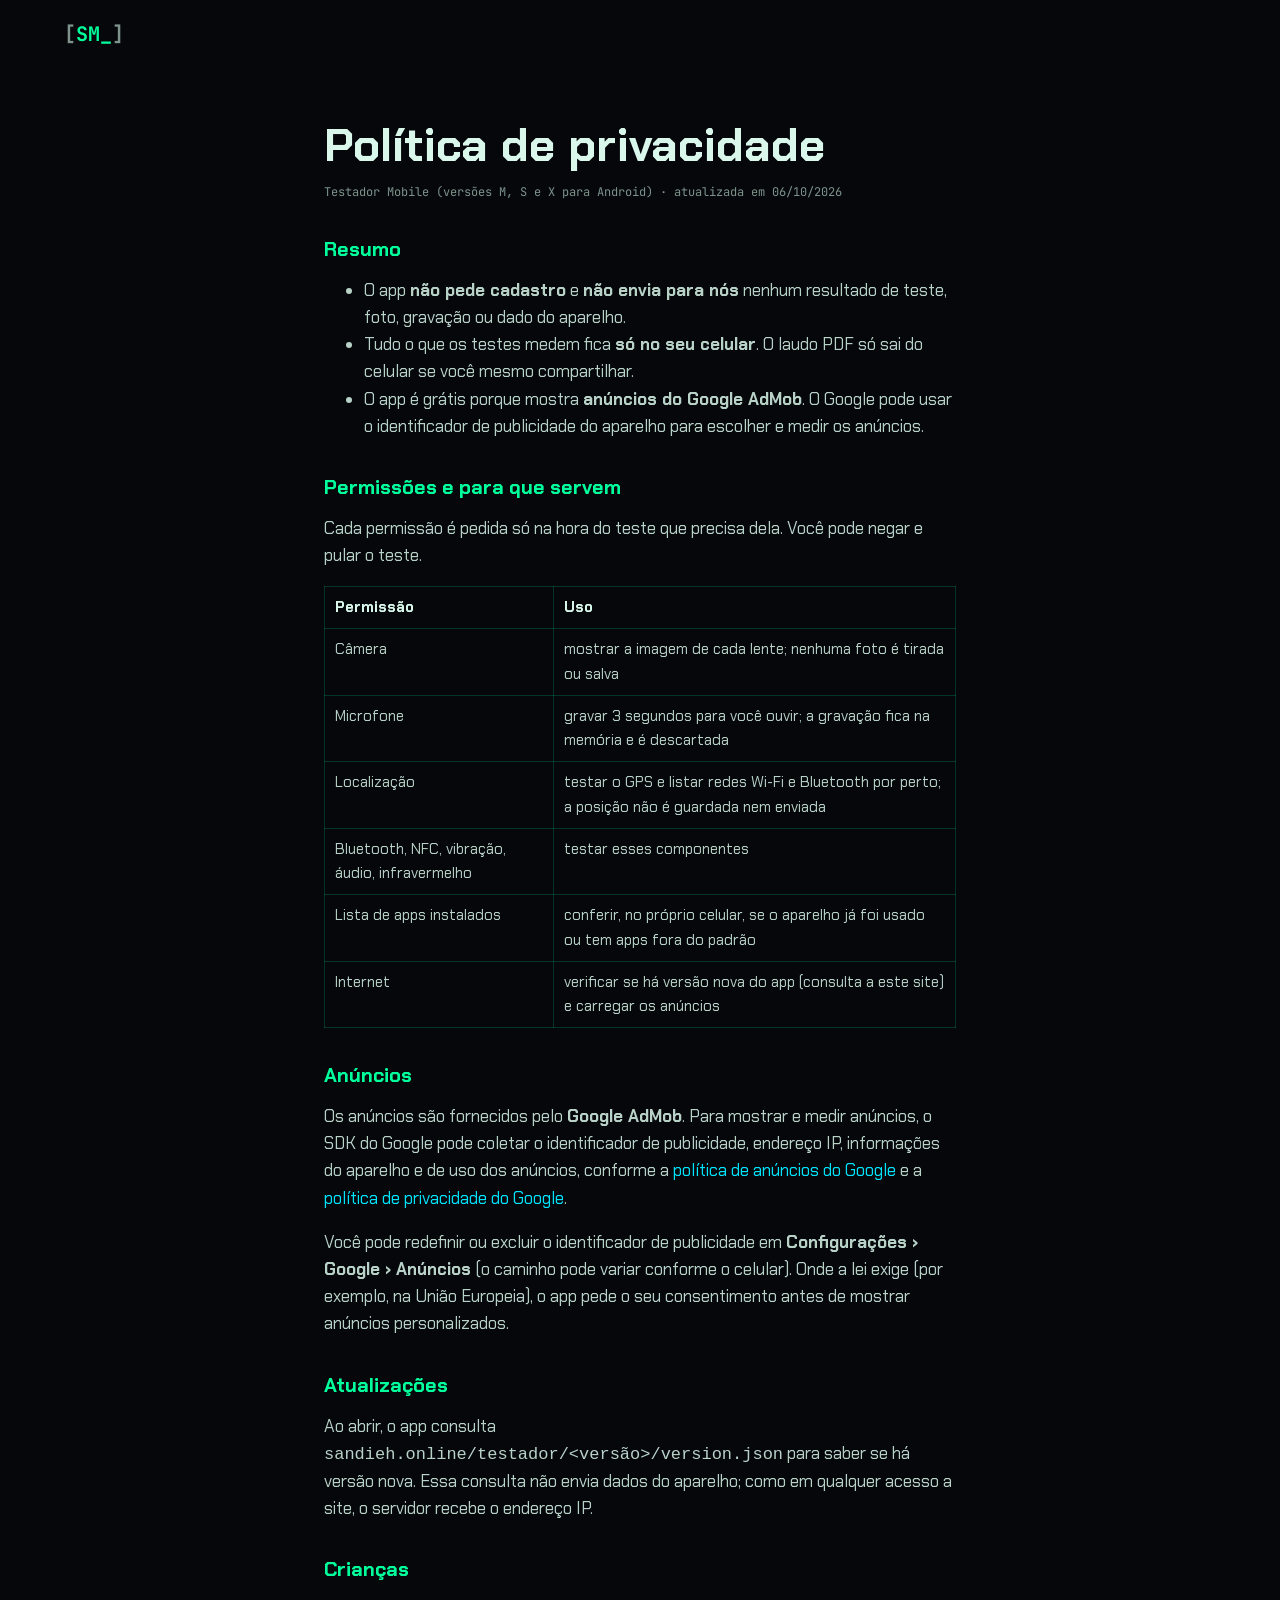
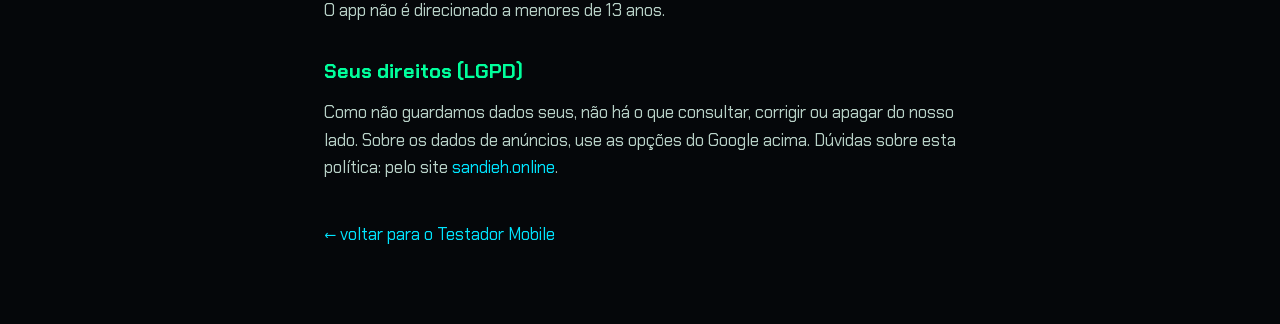
<file: testador/privacidade.html>
<!DOCTYPE html>
<html lang="pt-BR">
<head>
  <meta charset="UTF-8" />
  <meta name="viewport" content="width=device-width, initial-scale=1.0" />
  <title>Política de privacidade — Testador Mobile</title>
  <meta name="description" content="Como o Testador Mobile trata os seus dados: os testes ficam no celular; os anúncios são do Google AdMob." />
  <meta name="theme-color" content="#05070a" />
  <link rel="canonical" href="https://sandieh.online/testador/privacidade.html" />
  <link rel="preconnect" href="https://fonts.googleapis.com" />
  <link rel="preconnect" href="https://fonts.gstatic.com" crossorigin />
  <link href="https://fonts.googleapis.com/css2?family=Chakra+Petch:wght@400;500;600;700&family=JetBrains+Mono:wght@400;500;700&display=swap" rel="stylesheet" />
  <link rel="stylesheet" href="../style.css?v=15" />
  <link rel="icon" href="/favicon.ico" sizes="16x16 32x32 48x48" />
  <style>
    .policy { max-width: 760px; margin: 0 auto; padding: 120px var(--gutter) 60px; color: #b9d2c8; }
    .policy h1 { font-size: clamp(30px, 6vw, 46px); color: var(--text); margin: 0 0 8px; }
    .policy h2 { font-size: 20px; color: var(--green); margin: 36px 0 10px; }
    .policy p, .policy li { line-height: 1.6; }
    .policy table { width: 100%; border-collapse: collapse; font-size: 15px; }
    .policy th, .policy td { border: 1px solid var(--line); padding: 8px 10px; text-align: left; vertical-align: top; }
    .policy th { color: var(--text); }
    .policy a { color: var(--cyan); }
    .policy .updated { font-family: var(--font-mono); font-size: 12px; color: var(--muted); }
  </style>
</head>
<body class="page-project">
  <header class="nav">
    <a href="./" class="logo" aria-label="Voltar ao Testador Mobile">
      <span class="logo-bracket">[</span>SM<span class="blink">_</span><span class="logo-bracket">]</span>
    </a>
  </header>

  <main class="policy">
    <h1>Política de privacidade</h1>
    <p class="updated">Testador Mobile (versões M, S e X para Android) · atualizada em 06/10/2026</p>

    <h2>Resumo</h2>
    <ul>
      <li>O app <b>não pede cadastro</b> e <b>não envia para nós</b> nenhum resultado de teste, foto, gravação ou dado do aparelho.</li>
      <li>Tudo o que os testes medem fica <b>só no seu celular</b>. O laudo PDF só sai do celular se você mesmo compartilhar.</li>
      <li>O app é grátis porque mostra <b>anúncios do Google AdMob</b>. O Google pode usar o identificador de publicidade do aparelho para escolher e medir os anúncios.</li>
    </ul>

    <h2>Permissões e para que servem</h2>
    <p>Cada permissão é pedida só na hora do teste que precisa dela. Você pode negar e pular o teste.</p>
    <table>
      <tr><th>Permissão</th><th>Uso</th></tr>
      <tr><td>Câmera</td><td>mostrar a imagem de cada lente; nenhuma foto é tirada ou salva</td></tr>
      <tr><td>Microfone</td><td>gravar 3 segundos para você ouvir; a gravação fica na memória e é descartada</td></tr>
      <tr><td>Localização</td><td>testar o GPS e listar redes Wi-Fi e Bluetooth por perto; a posição não é guardada nem enviada</td></tr>
      <tr><td>Bluetooth, NFC, vibração, áudio, infravermelho</td><td>testar esses componentes</td></tr>
      <tr><td>Lista de apps instalados</td><td>conferir, no próprio celular, se o aparelho já foi usado ou tem apps fora do padrão</td></tr>
      <tr><td>Internet</td><td>verificar se há versão nova do app (consulta a este site) e carregar os anúncios</td></tr>
    </table>

    <h2>Anúncios</h2>
    <p>Os anúncios são fornecidos pelo <b>Google AdMob</b>. Para mostrar e medir anúncios, o SDK do Google pode coletar
      o identificador de publicidade, endereço IP, informações do aparelho e de uso dos anúncios, conforme a
      <a href="https://policies.google.com/technologies/ads?hl=pt-BR" target="_blank" rel="noopener">política de anúncios do Google</a>
      e a <a href="https://policies.google.com/privacy?hl=pt-BR" target="_blank" rel="noopener">política de privacidade do Google</a>.</p>
    <p>Você pode redefinir ou excluir o identificador de publicidade em
      <b>Configurações › Google › Anúncios</b> (o caminho pode variar conforme o celular). Onde a lei exige
      (por exemplo, na União Europeia), o app pede o seu consentimento antes de mostrar anúncios personalizados.</p>

    <h2>Atualizações</h2>
    <p>Ao abrir, o app consulta <code>sandieh.online/testador/&lt;versão&gt;/version.json</code> para saber se há versão nova.
      Essa consulta não envia dados do aparelho; como em qualquer acesso a site, o servidor recebe o endereço IP.</p>

    <h2>Crianças</h2>
    <p>O app não é direcionado a menores de 13 anos.</p>

    <h2>Seus direitos (LGPD)</h2>
    <p>Como não guardamos dados seus, não há o que consultar, corrigir ou apagar do nosso lado. Sobre os dados de
      anúncios, use as opções do Google acima. Dúvidas sobre esta política: pelo site
      <a href="https://sandieh.online">sandieh.online</a>.</p>

    <p style="margin-top:40px"><a href="./">← voltar para o Testador Mobile</a></p>
  </main>
</body>
</html>
</file>
<file: style.css>
/* =========================================================
   SANDIEH MOREIRA — PORTFÓLIO
   Tema: hacker / game HUD
   ========================================================= */

:root {
  --bg: #05070a;
  --bg-2: #0a0f14;
  --panel: rgba(12, 20, 26, 0.72);
  --line: rgba(0, 255, 156, 0.18);
  --green: #00ff9c;
  --cyan: #00e5ff;
  --mag: #ff2bd6;
  --yellow: #ffd23f;
  --text: #d9f7ea;
  --muted: #7d938b;
  --font-display: "Chakra Petch", system-ui, sans-serif;
  --font-mono: "JetBrains Mono", ui-monospace, monospace;
  --radius: 4px;
  --gutter: clamp(16px, 5vw, 64px);
  --max: 1200px;
}

*, *::before, *::after { box-sizing: border-box; }

html { scroll-behavior: smooth; scroll-padding-top: 80px; }

body {
  margin: 0;
  background: var(--bg);
  color: var(--text);
  font-family: var(--font-display);
  font-size: 17px;
  line-height: 1.65;
  overflow-x: hidden;
  -webkit-font-smoothing: antialiased;
}

body.is-loading { overflow: hidden; }

::selection { background: var(--green); color: var(--bg); }

a { color: inherit; text-decoration: none; }

strong { color: var(--green); font-weight: 600; }

h1, h2, h3 { margin: 0; line-height: 1.1; }

/* ---------- Background layers ---------- */
#matrix {
  position: fixed; inset: 0;
  width: 100%; height: 100%;
  z-index: -2;
  opacity: 0.16;
}

.scanlines {
  position: fixed; inset: 0; z-index: 100; pointer-events: none;
  background: repeating-linear-gradient(to bottom, rgba(255,255,255,0.025) 0 1px, transparent 1px 3px);
  mix-blend-mode: overlay;
}

.cursor-glow {
  position: fixed; top: 0; left: 0; z-index: -1; pointer-events: none;
  width: 520px; height: 520px; border-radius: 50%;
  background: radial-gradient(circle, rgba(0,255,156,0.09), transparent 65%);
  transform: translate(-50%, -50%);
  transition: opacity .3s;
}
@media (hover: none) { .cursor-glow { display: none; } }

.scroll-progress {
  position: fixed; top: 0; left: 0; right: 0; height: 3px; z-index: 60;
}
.scroll-progress span {
  display: block; height: 100%; width: 100%;
  transform-origin: left; transform: scaleX(0);
  background: linear-gradient(90deg, var(--green), var(--cyan), var(--mag));
  box-shadow: 0 0 12px var(--green);
}

/* ---------- Intro: invasão simulada no CMD (só visual) ---------- */
#intro { position: fixed; inset: 0; z-index: 200; overflow: hidden; }
#intro.exit { pointer-events: none; }
.intro-slices { position: absolute; inset: 0; display: flex; flex-direction: column; }
.intro-slices i {
  flex: 1; margin: -1px 0; background: #000;
  transition: transform .9s cubic-bezier(.77,0,.18,1);
  transition-delay: calc(var(--i) * 45ms);
}
#intro.exit .intro-slices i:nth-child(odd) { transform: translateX(-102%); }
#intro.exit .intro-slices i:nth-child(even) { transform: translateX(102%); }
#intro > *:not(.intro-slices) { transition: opacity .3s; }
#intro.exit > *:not(.intro-slices) { opacity: 0; }

/* Janela do CMD */
.cmd {
  position: absolute; left: 50%; top: 50%; transform: translate(-50%, -50%);
  width: min(880px, calc(100% - 32px)); height: min(540px, calc(100% - 110px));
  display: flex; flex-direction: column; background: #0c0c0c;
  border: 1px solid #3a3a3a; border-radius: 8px; overflow: hidden;
  box-shadow: 0 30px 90px rgba(0,0,0,.8), 0 0 0 1px rgba(0,0,0,.6), 0 0 80px rgba(0,255,156,.08);
  animation: cmd-open .35s cubic-bezier(.2,.9,.3,1.2);
}
@keyframes cmd-open { from { opacity: 0; transform: translate(-50%, -48%) scale(.96); } }
.cmd-bar {
  display: flex; align-items: center; gap: 10px; height: 34px; padding: 0 0 0 12px; flex-shrink: 0;
  background: #1f1f1f; border-bottom: 1px solid #2b2b2b;
  font: 12px/1 "Segoe UI", -apple-system, system-ui, sans-serif; color: #d6d6d6; user-select: none;
}
.cmd-icon { font: 700 9px/1 var(--font-mono); color: #fff; background: #111; border: 1px solid #555; padding: 3px 3px; }
.cmd-title { flex: 1; white-space: nowrap; overflow: hidden; text-overflow: ellipsis; }
.cmd-btns { display: flex; height: 100%; }
.cmd-btns i { width: 46px; display: grid; place-items: center; font-style: normal; font-size: 12px; color: #cfcfcf; }
.cmd-btns i:last-child { background: #c42b1c; color: #fff; }
.cmd-body {
  flex: 1; margin: 0; padding: 12px 16px; overflow: hidden;
  font: 13.5px/1.45 Consolas, "Cascadia Mono", var(--font-mono), monospace; color: #cccccc;
  white-space: pre-wrap; word-break: break-all;
}
.cmd-body .c-dim { color: #767676; }
.cmd-body .c-y { color: #f9f1a5; }
.cmd-body .c-g { color: #16c60c; }
.cmd-body .c-r { color: #e74856; }
.cmd-body .c-c { color: #61d6d6; }
.cmd-body .c-w { color: #fff; font-weight: 700; }
.cmd-body .c-bar { color: #16c60c; }
.cmd-body .cmd-pause { color: #fff; animation: cmd-pause 1.1s steps(1) infinite; }
@keyframes cmd-pause { 50% { opacity: .35; } }
#intro.waiting { cursor: pointer; }
#intro.waiting .intro-skip { opacity: 0; pointer-events: none; }
.cmd-cursor { display: inline-block; width: .6em; border-bottom: 2px solid #ccc; animation: blink 1s steps(1) infinite; }

.intro-skip {
  position: absolute; right: 24px; bottom: 22px; z-index: 4;
  background: rgba(0,0,0,.5); border: 1px solid #3a3a3a; color: #8a8a8a; cursor: pointer;
  font-family: var(--font-mono); font-size: 11px; letter-spacing: .2em; padding: 8px 14px;
  transition: color .2s, border-color .2s;
}
.intro-skip:hover { color: var(--green); border-color: var(--green); }

@media (max-width: 640px) {
  .cmd { width: 100%; height: 100%; border-radius: 0; border: 0; }
  .cmd-body { font-size: 11px; padding: 10px 12px; }
  .cmd-title { font-size: 11px; }
  .cmd-btns i { width: 34px; }
  .intro-skip { right: 12px; bottom: 14px; }
}

/* ---------- Nav ---------- */
.nav {
  position: fixed; top: 0; left: 0; right: 0; z-index: 50;
  display: flex; align-items: center; justify-content: space-between;
  padding: 18px var(--gutter);
  transition: background .3s, padding .3s, border-color .3s;
  border-bottom: 1px solid transparent;
}
.nav.scrolled {
  background: rgba(5, 7, 10, 0.82);
  backdrop-filter: blur(12px);
  -webkit-backdrop-filter: blur(12px);
  padding-top: 12px; padding-bottom: 12px;
  border-color: var(--line);
}
.logo { font-family: var(--font-mono); font-weight: 700; font-size: 20px; color: var(--green); }
.logo-bracket { color: var(--muted); }
.blink { animation: blink 1s steps(1) infinite; }
@keyframes blink { 50% { opacity: 0; } }

.nav-links { display: flex; align-items: center; gap: 28px; }
.nav-links a {
  font-family: var(--font-mono); font-size: 13px; letter-spacing: .06em; text-transform: uppercase;
  color: var(--muted); position: relative; transition: color .2s;
}
.nav-links a span { color: var(--green); margin-right: 6px; font-size: 11px; }
.nav-links a:hover, .nav-links a.active { color: var(--text); }
.nav-links a::after {
  content: ""; position: absolute; left: 0; bottom: -6px; height: 1px; width: 100%;
  background: var(--green); transform: scaleX(0); transform-origin: left; transition: transform .3s;
}
.nav-links a:hover::after, .nav-links a.active::after { transform: scaleX(1); }
.nav-links .nav-cta {
  color: var(--bg); background: var(--green); padding: 8px 16px; border-radius: var(--radius);
}
.nav-links .nav-cta::after { display: none; }
.nav-links .nav-cta:hover { color: var(--bg); box-shadow: 0 0 20px var(--green); }

.menu-toggle {
  display: none; background: none; border: 1px solid var(--line); border-radius: var(--radius);
  width: 44px; height: 44px; padding: 12px 10px; cursor: pointer;
  flex-direction: column; justify-content: space-between;
}
.menu-toggle span { display: block; height: 2px; background: var(--green); transition: transform .3s, opacity .3s; }
.menu-toggle[aria-expanded="true"] span:nth-child(1) { transform: translateY(7px) rotate(45deg); }
.menu-toggle[aria-expanded="true"] span:nth-child(2) { opacity: 0; }
.menu-toggle[aria-expanded="true"] span:nth-child(3) { transform: translateY(-7px) rotate(-45deg); }

/* ---------- Buttons ---------- */
.btn {
  position: relative; display: inline-flex; align-items: center; justify-content: center;
  padding: 14px 28px; font-family: var(--font-mono); font-size: 14px; font-weight: 700;
  letter-spacing: .08em; text-transform: uppercase; cursor: pointer; border: none;
  clip-path: polygon(12px 0, 100% 0, 100% calc(100% - 12px), calc(100% - 12px) 100%, 0 100%, 0 12px);
  transition: transform .2s, box-shadow .2s, background .2s, color .2s;
  overflow: hidden;
}
.btn span { position: relative; z-index: 1; }
.btn-primary { background: var(--green); color: var(--bg); }
.btn-primary::before {
  content: ""; position: absolute; inset: 0; background: var(--cyan);
  transform: translateX(-101%); transition: transform .35s ease;
}
.btn-primary:hover::before { transform: translateX(0); }
.btn-ghost { background: transparent; color: var(--green); box-shadow: inset 0 0 0 1px var(--green); }
.btn-ghost:hover { background: rgba(0,255,156,.1); }
.btn:active { transform: scale(.97); }

/* ---------- Hero ---------- */
.hero {
  position: relative; min-height: 100vh; min-height: 100svh;
  display: grid; grid-template-columns: 1.4fr 1fr; align-items: center; gap: 48px;
  padding: 120px var(--gutter) 80px; max-width: calc(var(--max) + 2 * var(--gutter)); margin: 0 auto;
}
.hero-grid {
  position: absolute; inset: 0; z-index: -1; pointer-events: none;
  background-image:
    linear-gradient(var(--line) 1px, transparent 1px),
    linear-gradient(90deg, var(--line) 1px, transparent 1px);
  background-size: 60px 60px;
  mask-image: radial-gradient(ellipse at 40% 50%, black 10%, transparent 70%);
  -webkit-mask-image: radial-gradient(ellipse at 40% 50%, black 10%, transparent 70%);
  opacity: .5;
}
.hero-tag {
  display: inline-flex; align-items: center; gap: 10px;
  font-family: var(--font-mono); font-size: 12px; letter-spacing: .15em; color: var(--green);
  border: 1px solid var(--line); padding: 6px 12px; margin: 0 0 24px; background: rgba(0,255,156,.04);
}
.dot { width: 8px; height: 8px; border-radius: 50%; background: var(--green); box-shadow: 0 0 10px var(--green); animation: pulse 1.6s infinite; }
@keyframes pulse { 50% { opacity: .3; } }

.hero h1 {
  font-size: clamp(44px, 8.4vw, 112px); font-weight: 700; letter-spacing: -.01em;
  line-height: .95; margin-bottom: 24px;
}

/* Glitch */
.glitch { position: relative; color: var(--text); }
.glitch::before, .glitch::after {
  content: attr(data-text); position: absolute; inset: 0; pointer-events: none;
}
.glitch::before { color: var(--mag); animation: glitch-1 3.2s infinite linear alternate-reverse; }
.glitch::after { color: var(--cyan); animation: glitch-2 2.6s infinite linear alternate-reverse; }
@keyframes glitch-1 {
  0%, 88%, 100% { clip-path: inset(0 0 100% 0); transform: none; }
  89% { clip-path: inset(10% 0 60% 0); transform: translate(-4px, 0); }
  92% { clip-path: inset(50% 0 20% 0); transform: translate(4px, 0); }
  95% { clip-path: inset(80% 0 5% 0); transform: translate(-2px, 0); }
}
@keyframes glitch-2 {
  0%, 84%, 100% { clip-path: inset(0 0 100% 0); transform: none; }
  85% { clip-path: inset(30% 0 40% 0); transform: translate(4px, 0); }
  90% { clip-path: inset(70% 0 10% 0); transform: translate(-4px, 0); }
  94% { clip-path: inset(5% 0 80% 0); transform: translate(2px, 0); }
}

.hero-role { font-family: var(--font-mono); font-size: clamp(14px, 1.8vw, 18px); margin: 0 0 20px; min-height: 1.6em; }
.prompt { color: var(--green); margin-right: 8px; }
#typed { color: var(--cyan); }
.caret { color: var(--green); animation: blink 1s steps(1) infinite; }
.hero-sub { color: var(--muted); max-width: 560px; font-size: 18px; margin: 0 0 36px; }
.hero-sub strong { color: var(--text); }
.hero-actions { display: flex; flex-wrap: wrap; gap: 16px; }

/* HUD card */
.hero-card, .attr, .mission, .item { transform-style: preserve-3d; will-change: transform; }
.hero-card {
  position: relative; background: var(--panel); border: 1px solid var(--line);
  padding: 28px; font-family: var(--font-mono); backdrop-filter: blur(8px); -webkit-backdrop-filter: blur(8px);
}
.hud-corner { position: absolute; width: 16px; height: 16px; border: 2px solid var(--green); }
.hud-corner.tl { top: -2px; left: -2px; border-right: 0; border-bottom: 0; }
.hud-corner.tr { top: -2px; right: -2px; border-left: 0; border-bottom: 0; }
.hud-corner.bl { bottom: -2px; left: -2px; border-right: 0; border-top: 0; }
.hud-corner.br { bottom: -2px; right: -2px; border-left: 0; border-top: 0; }
.hud-title { color: var(--green); font-size: 12px; margin: 0 0 16px; letter-spacing: .1em; }

/* Avatar no player card */
.avatar { position: relative; width: 128px; height: 128px; margin: 0 auto 20px; }
.avatar img {
  position: absolute; inset: 10px; width: calc(100% - 20px); height: calc(100% - 20px);
  border-radius: 50%; object-fit: cover; transform: scale(1.03);
  box-shadow: 0 0 0 2px var(--green), 0 0 30px rgba(0,255,156,.35);
  filter: saturate(1.05) contrast(1.05);
}
.avatar-ring {
  position: absolute; inset: 0; border-radius: 50%;
  border: 2px dashed var(--cyan); opacity: .7;
  animation: spin 14s linear infinite;
}
@keyframes spin { to { transform: rotate(360deg); } }
.avatar-status {
  position: absolute; left: 50%; bottom: -4px; transform: translateX(-50%);
  font-size: 10px; letter-spacing: .2em; padding: 2px 8px;
  background: var(--bg); color: var(--green); border: 1px solid var(--green);
}
.hud-stats { list-style: none; margin: 0 0 20px; padding: 0; font-size: 13px; }
.hud-stats li { display: flex; justify-content: space-between; gap: 12px; padding: 8px 0; border-bottom: 1px dashed var(--line); }
.hud-stats span { color: var(--muted); }
.hud-stats b { font-weight: 500; text-align: right; }
.hud-stats .ok { color: var(--green); }
.hud-bars { display: grid; gap: 10px; }
.hud-bars div { display: grid; grid-template-columns: 28px 1fr; align-items: center; gap: 10px; font-size: 11px; color: var(--muted); }
.hud-bars i { position: relative; height: 8px; background: rgba(255,255,255,.06); display: block; overflow: hidden; }
.hud-bars i::after {
  content: ""; position: absolute; inset: 0; width: var(--v);
  background: repeating-linear-gradient(90deg, var(--green) 0 8px, transparent 8px 10px);
  animation: fill 1.6s ease-out both .6s; transform-origin: left;
}
.hud-bars div:nth-child(2) i::after { background: repeating-linear-gradient(90deg, var(--cyan) 0 8px, transparent 8px 10px); }
.hud-bars div:nth-child(3) i::after { background: repeating-linear-gradient(90deg, var(--mag) 0 8px, transparent 8px 10px); }
@keyframes fill { from { transform: scaleX(0); } }

.scroll-hint {
  position: absolute; bottom: 28px; left: 50%; transform: translateX(-50%);
  display: flex; flex-direction: column; align-items: center; gap: 8px;
  font-family: var(--font-mono); font-size: 10px; letter-spacing: .3em; color: var(--muted);
}
.scroll-hint i { width: 1px; height: 48px; background: linear-gradient(var(--green), transparent); animation: drip 1.8s infinite; transform-origin: top; }
@keyframes drip { 0% { transform: scaleY(0); } 60% { transform: scaleY(1); opacity: 1; } 100% { opacity: 0; } }

/* ---------- Marquee ---------- */
.marquee {
  overflow: hidden; border-block: 1px solid var(--line); background: rgba(0,255,156,.03);
  padding: 18px 0; transform: rotate(-1.5deg); margin: 40px -20px;
}
.marquee-track { display: flex; gap: 48px; width: max-content; animation: marquee 30s linear infinite; }
.marquee span {
  font-family: var(--font-display); font-weight: 700; font-size: clamp(20px, 3vw, 32px);
  text-transform: uppercase; color: transparent; -webkit-text-stroke: 1px var(--green); white-space: nowrap;
}
.marquee span:nth-child(3n) { color: var(--green); -webkit-text-stroke: 0; }
@keyframes marquee { to { transform: translateX(-50%); } }

/* ---------- Sections ---------- */
.section { padding: 120px var(--gutter); max-width: calc(var(--max) + 2 * var(--gutter)); margin: 0 auto; }
.section-head { margin-bottom: 64px; }
.section-num {
  font-family: var(--font-mono); font-size: 13px; color: var(--green); letter-spacing: .2em;
  display: inline-flex; align-items: center; gap: 12px;
}
.section-num::after { content: ""; width: 60px; height: 1px; background: var(--green); }
.section-head h2 { font-size: clamp(36px, 6vw, 72px); font-weight: 700; margin: 14px 0 10px; text-transform: uppercase; }
.section-head h2 em { font-style: normal; color: var(--green); text-shadow: 0 0 24px rgba(0,255,156,.5); }
.section-cmd { font-family: var(--font-mono); color: var(--muted); font-size: 14px; margin: 0; }

/* Reveal on scroll */
.reveal { opacity: 0; transform: translateY(40px); transition: opacity .9s cubic-bezier(.2,.7,.2,1), transform .9s cubic-bezier(.2,.7,.2,1); }
.reveal.visible { opacity: 1; transform: none; }

/* ---------- Perfil ---------- */
.perfil-grid { display: grid; grid-template-columns: 1.2fr 1fr; gap: 64px; align-items: start; }
.perfil-text p { font-size: 19px; margin: 0 0 24px; color: #b9d2c8; }
.perfil-attrs { display: grid; grid-template-columns: 1fr 1fr; gap: 16px; }
.attr {
  background: var(--panel); border: 1px solid var(--line); padding: 24px; transition: border-color .3s, box-shadow .3s;
}
.attr:hover { border-color: var(--green); box-shadow: 0 0 30px rgba(0,255,156,.12); }
.attr-icon { font-family: var(--font-mono); font-size: 24px; color: var(--green); display: block; margin-bottom: 14px; }
.attr h3 { font-size: 20px; margin-bottom: 8px; }
.attr p { margin: 0; color: var(--muted); font-size: 15px; line-height: 1.5; }

/* ---------- Skills ---------- */
.skills-grid { display: grid; grid-template-columns: repeat(2, 1fr); gap: 24px; }
.skill-tree, .stack { background: var(--panel); border: 1px solid var(--line); padding: 32px; }
.skill-tree h3, .stack h3 { font-size: 22px; margin-bottom: 24px; display: flex; align-items: center; gap: 12px; flex-wrap: wrap; }
.tag { font-family: var(--font-mono); font-size: 10px; letter-spacing: .15em; padding: 3px 8px; border: 1px solid; }
.tag-green { color: var(--green); }
.tag-cyan { color: var(--cyan); }
.tag-mag { color: var(--mag); }
.skill-list { list-style: none; padding: 0; margin: 0; display: grid; gap: 18px; }
.skill-list li { display: grid; grid-template-columns: 1fr 64px; gap: 6px 12px; align-items: center; font-size: 15px; }
.skill-list li b { font-family: var(--font-mono); font-size: 11px; text-align: right; color: var(--green); }
.xp { grid-column: 1 / -1; grid-row: 2; height: 6px; background: rgba(255,255,255,.06); position: relative; overflow: hidden; }
.xp i {
  position: absolute; inset: 0; width: var(--v); transform: scaleX(0); transform-origin: left;
  transition: transform 1.4s cubic-bezier(.2,.8,.2,1);
  background: linear-gradient(90deg, var(--green), var(--cyan));
  box-shadow: 0 0 10px var(--green);
}
.skill-tree:nth-child(2) .xp i { background: linear-gradient(90deg, var(--cyan), #6c8cff); box-shadow: 0 0 10px var(--cyan); }
.skill-tree:nth-child(3) .xp i { background: linear-gradient(90deg, var(--mag), #9b5cff); box-shadow: 0 0 10px var(--mag); }
.skill-tree:nth-child(2) .skill-list b { color: var(--cyan); }
.skill-tree:nth-child(3) .skill-list b { color: var(--mag); }
.visible .xp i { transform: scaleX(1); }
.visible .skill-list li:nth-child(2) .xp i { transition-delay: .1s; }
.visible .skill-list li:nth-child(3) .xp i { transition-delay: .2s; }
.visible .skill-list li:nth-child(4) .xp i { transition-delay: .3s; }
.visible .skill-list li:nth-child(5) .xp i { transition-delay: .4s; }

.stack h3 { font-family: var(--font-mono); color: var(--green); font-size: 16px; }
.chips { display: flex; flex-wrap: wrap; gap: 10px; }
.chips span {
  font-family: var(--font-mono); font-size: 13px; padding: 6px 12px; border: 1px solid var(--line);
  transition: background .2s, color .2s, border-color .2s;
}
.chips span:hover { background: var(--green); color: var(--bg); border-color: var(--green); }
.stack-note { font-family: var(--font-mono); font-size: 11px; color: var(--muted); margin: 20px 0 0; }

/* ---------- Serviços (scroll horizontal) ---------- */
.services { position: relative; height: 400vh; }
.services-sticky {
  position: sticky; top: 0; height: 100vh; height: 100svh; overflow: hidden;
  display: flex; flex-direction: column; justify-content: center;
  padding: 80px 0 40px;
}
.services-head { padding: 0 var(--gutter); margin-bottom: 40px; max-width: calc(var(--max) + 2 * var(--gutter)); width: 100%; margin-inline: auto; }
.services-track {
  display: flex; gap: 28px; padding: 0 var(--gutter); width: max-content; will-change: transform;
}
.mission {
  position: relative; width: min(380px, 80vw); flex-shrink: 0;
  background: linear-gradient(160deg, rgba(0,255,156,.07), transparent 40%), var(--panel);
  border: 1px solid var(--line); padding: 32px 28px; display: flex; flex-direction: column;
  transition: border-color .3s, box-shadow .3s;
}
.mission:hover { border-color: var(--green); box-shadow: 0 0 40px rgba(0,255,156,.15), inset 0 0 40px rgba(0,255,156,.05); }
.mission::before {
  content: ""; position: absolute; top: 0; right: 0; width: 60px; height: 60px;
  background: linear-gradient(225deg, var(--green) 0 2px, transparent 2px);
  opacity: .5;
}
.mission-rank { font-family: var(--font-mono); font-size: 11px; letter-spacing: .2em; color: var(--green); margin: 0 0 20px; }
.mission-icon {
  width: 56px; height: 56px; display: grid; place-items: center; margin-bottom: 20px;
  border: 1px solid var(--green); background: rgba(0,255,156,.06);
}
.mission-icon svg { width: 28px; height: 28px; fill: none; stroke: var(--green); stroke-width: 1.6; stroke-linecap: round; stroke-linejoin: round; }
.mission h3 { font-size: 26px; margin-bottom: 12px; }
.mission > p { color: var(--muted); font-size: 15px; margin: 0 0 20px; }
.mission ul { list-style: none; padding: 0; margin: 0 0 28px; display: grid; gap: 8px; font-size: 15px; }
.mission li::before { content: "▸ "; color: var(--green); }
.mission-cta {
  margin-top: auto; font-family: var(--font-mono); font-size: 13px; font-weight: 700; letter-spacing: .08em;
  color: var(--green); text-transform: uppercase; padding-top: 16px; border-top: 1px dashed var(--line);
  transition: letter-spacing .3s;
}
.mission-cta:hover { letter-spacing: .14em; }
.mission-boss { border-color: rgba(255,43,214,.35); background: linear-gradient(160deg, rgba(255,43,214,.1), transparent 45%), var(--panel); }
.mission-boss:hover { border-color: var(--mag); box-shadow: 0 0 40px rgba(255,43,214,.2); }
.mission-boss .mission-rank, .mission-boss .mission-cta, .mission-boss li::before { color: var(--mag); }
.mission-boss .mission-icon { border-color: var(--mag); background: rgba(255,43,214,.08); }
.mission-boss .mission-icon svg { stroke: var(--mag); }

.services-progress { margin: 36px var(--gutter) 0; height: 2px; background: var(--line); max-width: 400px; }
.services-progress span { display: block; height: 100%; background: var(--green); transform: scaleX(0); transform-origin: left; box-shadow: 0 0 10px var(--green); }

/* ---------- Reparo: diagnóstico interativo ---------- */
.rp {
  display: grid; grid-template-columns: minmax(260px, 360px) 1fr; gap: 56px; align-items: center;
  padding: 40px; border: 1px solid var(--line);
  background: radial-gradient(circle at 22% 45%, rgba(255,59,63,.12), transparent 50%), var(--panel);
}
.rp-stage { display: grid; justify-items: center; gap: 14px; }
.rp-phone { position: relative; width: min(280px, 70vw); }
.rp-phone svg { display: block; width: 100%; height: auto; overflow: visible; filter: drop-shadow(0 30px 50px rgba(0,0,0,.6)); }
.rp-body { fill: #151a20; stroke: #3a414b; stroke-width: 3; }
.rp-btns rect { fill: #3a414b; transition: fill .3s; }
.rp-bottom circle, .rp-bottom rect { fill: #06080a; }
.rp-time { font: 600 44px var(--font-display); fill: #fff; }
.rp-date { font: 500 11px var(--font-mono); fill: rgba(255,255,255,.75); letter-spacing: .06em; }
.rp-small { font: 700 14px var(--font-mono); fill: #fff; }
.rp-err { font: 700 13px var(--font-mono); fill: #fff; }
.rp-dead { fill: #6b7580; font-size: 12px; font-weight: 500; }
.rp-phone[data-device="iphone"] .only-android, .rp-phone[data-device="android"] .only-ios { display: none; }
.rp-phone[data-device="android"] .rp-btns rect:nth-child(1) { display: none; }

/* efeitos: aparecem quando o defeito é marcado */
.rp-phone .fx { opacity: 0; transition: opacity .35s; }
.fx-agua circle { fill: #8fd0ff; opacity: .85; }
.rp-phone.p-tela .fx-tela, .rp-phone.p-bateria .fx-bateria, .rp-phone.p-conector .fx-conector,
.rp-phone.p-camera .fx-camera, .rp-phone.p-audio .fx-audio, .rp-phone.p-biometria .fx-biometria,
.rp-phone.p-agua .fx-agua, .rp-phone.p-naoliga .fx-naoliga, .rp-phone.p-software .fx-software { opacity: 1; }
.rp-phone.p-botoes .rp-btns rect { fill: #ff3b3f; }
.rp-phone.p-camera .fx-camera, .rp-phone.p-bateria .fx-bateria rect:nth-of-type(3) { animation: rp-blink 1s steps(1) infinite; }
.rp-phone.p-software .fx-software { animation: rp-glitch .6s steps(2) infinite; }
.rp-phone.p-naoliga .rp-time, .rp-phone.p-naoliga .rp-date { opacity: 0; }
@keyframes rp-blink { 50% { opacity: .25; } }
@keyframes rp-glitch { 50% { transform: translateX(4px); } }

/* pontos de toque */
.rp-hot {
  position: absolute; transform: translate(-50%, -50%); width: 30px; height: 30px; padding: 0; border: 0; border-radius: 50%;
  background: transparent; cursor: pointer;
}
.rp-hot::before, .rp-hot::after { content: ""; position: absolute; inset: 9px; border-radius: 50%; background: var(--green); }
.rp-hot::after { inset: 3px; background: transparent; border: 2px solid var(--green); animation: rp-pulse 1.8s ease-out infinite; }
.rp-hot.is-on::before { background: #ff3b3f; }
.rp-hot.is-on::after { border-color: #ff3b3f; }
@keyframes rp-pulse { from { transform: scale(.6); opacity: 1; } to { transform: scale(1.6); opacity: 0; } }
.rp-hot span {
  position: absolute; left: 50%; bottom: calc(100% + 6px); transform: translateX(-50%); white-space: nowrap; pointer-events: none;
  font: 700 10px var(--font-mono); letter-spacing: .1em; text-transform: uppercase; color: var(--bg); background: var(--green);
  padding: 3px 7px; opacity: 0; transition: opacity .2s;
}
.rp-hot:hover span, .rp-hot:focus-visible span { opacity: 1; }
.rp-tip { margin: 0; font-family: var(--font-mono); font-size: 12px; color: var(--muted); }

/* painel */
.rp-step { margin: 0 0 10px; font-size: 17px; font-weight: 600; }
.rp-step b { font-family: var(--font-mono); font-size: 12px; color: var(--green); margin-right: 8px; }
.rp-step small { color: var(--muted); font-weight: 400; font-size: 13px; }
.rp-devices { display: grid; grid-template-columns: 1fr 1fr; gap: 10px; margin-bottom: 22px; }
.rp-dev {
  padding: 12px; cursor: pointer; background: transparent; border: 1px solid var(--line); color: var(--muted);
  font: 600 16px var(--font-display); transition: border-color .2s, color .2s, background .2s;
}
.rp-dev:hover { color: var(--text); }
.rp-dev.is-on { border-color: var(--green); color: var(--text); background: rgba(0,255,156,.08); box-shadow: inset 0 0 0 1px var(--green); }
.rp-problems { display: flex; flex-wrap: wrap; gap: 8px; margin-bottom: 20px; }
.rp-chip {
  padding: 8px 12px; cursor: pointer; background: rgba(255,255,255,.02); border: 1px solid var(--line); color: var(--text);
  font: 500 14px var(--font-display); transition: border-color .2s, background .2s, color .2s;
}
.rp-chip:hover { border-color: var(--green); }
.rp-chip[aria-pressed="true"] { border-color: #ff3b3f; background: rgba(255,59,63,.14); color: #fff; }
.rp-chip[aria-pressed="true"]::before { content: "✕ "; color: #ff6b6e; }

.rp-hp { margin-bottom: 22px; padding: 14px 16px; border: 1px solid var(--line); background: rgba(0,0,0,.25); }
.rp-hp-head { display: flex; justify-content: space-between; font-family: var(--font-mono); font-size: 11px; letter-spacing: .15em; color: var(--muted); margin-bottom: 8px; }
.rp-hp-head b { color: var(--text); }
.rp-hp-bar { height: 10px; background: rgba(255,255,255,.06); padding: 2px; }
.rp-hp-bar i { display: block; height: 100%; width: 100%; background: var(--green); box-shadow: 0 0 10px var(--green); transition: width .5s cubic-bezier(.2,.8,.2,1), background .3s, box-shadow .3s; }
.rp-hp.warn .rp-hp-bar i { background: var(--yellow); box-shadow: 0 0 10px var(--yellow); }
.rp-hp.crit .rp-hp-bar i { background: #ff3b3f; box-shadow: 0 0 10px #ff3b3f; }
.rp-status { margin: 8px 0 0; font-family: var(--font-mono); font-size: 12px; color: var(--muted); }
.rp-hp.warn .rp-status { color: var(--yellow); }
.rp-hp.crit .rp-status { color: #ff6b6e; }

.rp-fields { display: grid; gap: 10px; margin-bottom: 18px; }
.rp-fields input, .rp-fields textarea {
  width: 100%; background: transparent; border: 1px solid var(--line); color: var(--text); padding: 10px 12px;
  font: 15px var(--font-display); outline: none; resize: vertical; border-radius: 0;
}
.rp-fields input:focus, .rp-fields textarea:focus { border-color: var(--green); }
.rp-fields ::placeholder { color: #4d5f58; }
.rp-send { width: 100%; }
.rp-send:disabled { cursor: not-allowed; filter: grayscale(1); opacity: .5; }
.rp-note { margin: 10px 0 0; font-family: var(--font-mono); font-size: 11px; color: var(--muted); text-align: center; }

@media (max-width: 900px) {
  .rp { grid-template-columns: 1fr; gap: 32px; padding: 28px 18px; }
  .rp-phone { width: min(230px, 62vw); }
}

/* ---------- Processo ---------- */
.steps { list-style: none; padding: 0; margin: 0; display: grid; grid-template-columns: repeat(4, 1fr); gap: 20px; counter-reset: none; }
.steps li { position: relative; padding: 28px 24px; border-top: 2px solid var(--green); background: linear-gradient(180deg, rgba(0,255,156,.06), transparent); }
.steps li:nth-child(2) { transition-delay: .1s; }
.steps li:nth-child(3) { transition-delay: .2s; }
.steps li:nth-child(4) { transition-delay: .3s; }
.steps b { font-family: var(--font-mono); font-size: 40px; color: transparent; -webkit-text-stroke: 1px var(--green); display: block; line-height: 1; margin-bottom: 16px; }
.steps h3 { font-size: 20px; margin-bottom: 8px; }
.steps p { margin: 0; color: var(--muted); font-size: 15px; }


/* ---------- Projetos ---------- */
.projects-grid { display: grid; grid-template-columns: repeat(3, 1fr); gap: 20px; margin-bottom: 24px; }
.project {
  position: relative; display: flex; flex-direction: column; gap: 12px;
  background: var(--panel); border: 1px solid var(--line); padding: 26px 24px 22px;
  transition: border-color .3s, box-shadow .3s, transform .3s;
}
.project:hover { border-color: var(--green); box-shadow: 0 0 36px rgba(0,255,156,.14); transform: translateY(-4px); }
.project-slot { font-family: var(--font-mono); font-size: 10px; letter-spacing: .2em; color: var(--muted); margin: 0; display: flex; justify-content: space-between; }
.project-slot span { color: var(--green); }
.project h3 { font-family: var(--font-mono); font-size: 18px; font-weight: 700; word-break: break-word; }
.project h3::before { content: "~/"; color: var(--green); }
.project-desc { margin: 0; color: var(--muted); font-size: 15px; line-height: 1.5; flex: 1; }
.project-meta { display: flex; align-items: center; justify-content: space-between; gap: 12px; padding-top: 14px; border-top: 1px dashed var(--line); font-family: var(--font-mono); font-size: 12px; color: var(--muted); }
.lang { display: inline-flex; align-items: center; gap: 8px; }
.lang i { width: 10px; height: 10px; border-radius: 50%; background: var(--c, var(--muted)); box-shadow: 0 0 8px var(--c, transparent); }
.project-open { color: var(--green); font-weight: 700; }
.project.skeleton { min-height: 190px; background: linear-gradient(100deg, var(--panel) 30%, rgba(0,255,156,.06) 50%, var(--panel) 70%) 0 0 / 300% 100%; animation: shimmer 1.4s infinite linear; }
@keyframes shimmer { to { background-position: -150% 0; } }

.github-cta {
  display: flex; align-items: center; justify-content: space-between; gap: 20px; flex-wrap: wrap;
  padding: 28px 32px; border: 1px solid var(--green);
  background: linear-gradient(90deg, rgba(0,255,156,.1), transparent 70%);
  transition: box-shadow .3s, background .3s;
}
.github-cta:hover { box-shadow: 0 0 50px rgba(0,255,156,.2); background: linear-gradient(90deg, rgba(0,255,156,.18), rgba(0,229,255,.05)); }
.github-cta-info { display: flex; align-items: center; gap: 18px; }
.github-cta svg { width: 44px; height: 44px; fill: var(--green); flex-shrink: 0; }
.github-cta small { display: block; font-family: var(--font-mono); font-size: 11px; letter-spacing: .2em; color: var(--green); }
.github-cta b { font-size: clamp(18px, 2.4vw, 24px); word-break: break-all; }
.github-cta-go { font-family: var(--font-mono); font-weight: 700; font-size: 14px; letter-spacing: .08em; text-transform: uppercase; color: var(--green); transition: letter-spacing .3s; }
.github-cta:hover .github-cta-go { letter-spacing: .14em; }

/* ---------- Apps (downloads) ---------- */
.app-card {
  position: relative; display: grid; grid-template-columns: 1.1fr 1fr; gap: 48px;
  background: linear-gradient(135deg, rgba(0,229,255,.07), transparent 45%), var(--panel);
  border: 1px solid var(--line); padding: 40px;
}
.app-card::before {
  content: "RELEASE · LATEST"; position: absolute; top: -11px; left: 32px;
  font-family: var(--font-mono); font-size: 10px; letter-spacing: .2em; color: var(--bg);
  background: var(--cyan); padding: 3px 10px;
}
.app-title { display: flex; align-items: center; gap: 20px; margin-bottom: 24px; }
.app-icon {
  width: 76px; height: 76px; flex-shrink: 0; display: grid; place-items: center; border-radius: 18px;
  background: linear-gradient(145deg, #1a6bff, #0b3fb3); box-shadow: 0 10px 30px rgba(21,93,252,.4), inset 0 1px 0 rgba(255,255,255,.25);
}
.app-icon svg { width: 44px; height: 44px; fill: none; stroke: #fff; stroke-width: 2.4; stroke-linecap: round; stroke-linejoin: round; }
.app-kicker { margin: 0 0 4px; font-family: var(--font-mono); font-size: 10px; letter-spacing: .2em; color: var(--cyan); }
.app-title h3 { font-size: clamp(28px, 4vw, 38px); }
.app-version { margin: 6px 0 0; font-family: var(--font-mono); font-size: 12px; color: var(--muted); }
.app-desc { margin: 0 0 20px; color: #b9d2c8; font-size: 17px; }
.app-features { list-style: none; margin: 0; padding: 0; display: grid; gap: 10px; font-size: 15px; }
.app-features li { position: relative; padding-left: 22px; }
.app-features li::before { content: "▸"; position: absolute; left: 0; color: var(--cyan); }

.app-downloads { display: grid; gap: 10px; align-content: start; }
.app-dl-title { margin: 0 0 4px; font-family: var(--font-mono); font-size: 12px; letter-spacing: .15em; color: var(--green); }
.dl {
  position: relative; display: grid; grid-template-columns: 44px 1fr auto; align-items: center; gap: 14px;
  padding: 14px 18px; border: 1px solid var(--line); background: rgba(255,255,255,.02);
  transition: border-color .2s, background .2s, transform .2s, box-shadow .2s;
}
a.dl:hover { border-color: var(--green); background: rgba(0,255,156,.07); transform: translateX(4px); box-shadow: 0 0 24px rgba(0,255,156,.12); }
.dl-icon { width: 44px; height: 44px; display: grid; place-items: center; border: 1px solid var(--line); background: rgba(0,255,156,.05); }
.dl-icon svg { width: 24px; height: 24px; fill: none; stroke: var(--green); stroke-width: 1.6; stroke-linecap: round; stroke-linejoin: round; }
.dl-text { display: grid; line-height: 1.3; }
.dl-text b { font-size: 17px; font-weight: 600; }
.dl-text small { font-family: var(--font-mono); font-size: 12px; color: var(--muted); }
.dl-arrow { font-family: var(--font-mono); font-size: 20px; font-weight: 700; color: var(--green); transition: transform .2s; }
a.dl:hover .dl-arrow { transform: translateY(3px); }
.dl-secondary .dl-text b { font-size: 15px; }
.dl.recommended { border-color: var(--green); background: rgba(0,255,156,.08); box-shadow: 0 0 30px rgba(0,255,156,.15); }
.dl.recommended::after {
  content: "RECOMENDADO P/ VOCÊ"; position: absolute; top: -9px; right: 14px;
  font-family: var(--font-mono); font-size: 9px; letter-spacing: .15em; color: var(--bg); background: var(--green); padding: 2px 8px;
}
.dl-soon { opacity: .55; border-style: dashed; }
.dl-soon .dl-icon svg { stroke: var(--muted); }
.dl-badge { font-family: var(--font-mono); font-size: 10px; letter-spacing: .15em; color: var(--yellow); border: 1px solid var(--yellow); padding: 3px 8px; }

.app-howto { margin-top: 6px; border: 1px solid var(--line); padding: 0 18px; }
.app-howto summary { cursor: pointer; padding: 14px 0; font-family: var(--font-mono); font-size: 13px; color: var(--green); list-style: none; }
.app-howto summary::-webkit-details-marker { display: none; }
.app-howto summary::before { content: "+ "; }
.app-howto[open] summary::before { content: "− "; }
.app-howto ul { margin: 0 0 16px; padding: 0; list-style: none; display: grid; gap: 12px; font-size: 14px; color: #b9d2c8; }
.app-howto b { color: var(--text); }
.app-howto code { font-family: var(--font-mono); font-size: 12px; color: var(--cyan); background: rgba(0,229,255,.08); padding: 1px 6px; word-break: break-all; }

/* ---------- Tour do OS-App ---------- */
.tour {
  display: grid; grid-template-columns: auto 1fr; gap: 56px; align-items: center;
  margin-top: 40px; padding: 40px; border: 1px solid var(--line);
  background: radial-gradient(circle at 20% 30%, rgba(21,93,252,.14), transparent 55%), var(--panel);
}
.tour-stage { display: grid; justify-items: center; gap: 18px; }
.phone {
  position: relative; width: 290px; padding: 12px;
  border-radius: 46px; background: linear-gradient(145deg, #2a3038, #0c0f13);
  box-shadow: 0 0 0 2px #3a414b, 0 30px 80px rgba(0,0,0,.6), 0 0 60px rgba(21,93,252,.25), inset 0 0 0 2px rgba(255,255,255,.04);
}
.phone::before, .phone::after { content: ""; position: absolute; width: 3px; background: #3a414b; border-radius: 2px; }
.phone::before { left: -4px; top: 110px; height: 60px; }
.phone::after { right: -4px; top: 140px; height: 80px; }
.phone-notch {
  position: absolute; top: 19px; left: 50%; transform: translateX(-50%); z-index: 3;
  width: 92px; height: 26px; border-radius: 20px; background: #05070a;
}
/* a área da imagem segue a proporção exata das telas (508x1100), sem cortar nada */
.phone-screen { position: relative; display: grid; padding-top: 40px; overflow: hidden; border-radius: 36px; background: #fff; }
.phone-screen::before { /* barra de status */
  content: "9:41"; position: absolute; inset: 0 0 auto 0; height: 40px; z-index: 2; background: #fff;
  font: 600 13px/42px -apple-system, system-ui, sans-serif; color: #111; padding-left: 30px;
}
.tour-shot {
  grid-area: 1 / 1; width: 100%; height: auto; aspect-ratio: 508 / 1100;
  object-fit: cover; object-position: top; opacity: 0; transform: translateX(24px) scale(.98);
  transition: opacity .5s ease, transform .6s cubic-bezier(.2,.8,.2,1);
}
.tour-shot.is-active { opacity: 1; transform: none; z-index: 1; }
.tour-shot.is-paper { object-fit: contain; object-position: center 20%; background: #eef1f5; padding: 10px; box-sizing: border-box; }

.tour-controls { display: flex; align-items: center; gap: 10px; }
.tour-nav {
  width: 40px; height: 40px; background: transparent; border: 1px solid var(--line); color: var(--text); cursor: pointer;
  font-family: var(--font-mono); font-size: 16px; transition: border-color .2s, color .2s;
}
.tour-nav:hover { border-color: var(--green); color: var(--green); }
.tour-play { font-size: 11px; letter-spacing: -1px; }
.tour-count { font-family: var(--font-mono); font-size: 13px; color: var(--muted); min-width: 64px; text-align: center; }

.tour-kicker { margin: 0 0 8px; font-family: var(--font-mono); font-size: 11px; letter-spacing: .2em; color: var(--cyan); }
.tour-side h3 { font-size: clamp(24px, 3vw, 34px); margin-bottom: 14px; }
.tour-side h3 em { font-style: normal; color: var(--green); }
.tour-caption { display: none; margin: 0 0 16px; color: #b9d2c8; min-height: 3.2em; }
.tour-caption b { color: var(--text); display: block; }
.tour-steps { list-style: none; margin: 0; padding: 0; display: grid; gap: 6px; }
.tour-step {
  position: relative; width: 100%; display: grid; grid-template-columns: 34px 1fr; gap: 12px; align-items: start;
  text-align: left; padding: 10px 14px; cursor: pointer; overflow: hidden;
  background: transparent; border: 1px solid transparent; color: var(--muted); font-family: var(--font-display);
  transition: background .25s, border-color .25s, color .25s;
}
.tour-step:hover { color: var(--text); background: rgba(255,255,255,.03); }
.tour-step.is-active { color: var(--text); border-color: var(--line); background: rgba(0,255,156,.05); }
.tour-num { font-family: var(--font-mono); font-size: 13px; color: var(--green); padding-top: 2px; }
.tour-txt b { display: block; font-size: 16px; font-weight: 600; }
.tour-txt small { display: none; font-size: 14px; line-height: 1.45; color: #9fb8ae; margin-top: 2px; }
.tour-step.is-active .tour-txt small { display: block; }
.tour-bar { position: absolute; left: 0; bottom: 0; height: 2px; width: 100%; background: var(--green); transform: scaleX(0); transform-origin: left; }
.tour-step.is-active .tour-bar { animation: tour-progress var(--tour-ms, 4500ms) linear forwards; }
.tour.paused .tour-step.is-active .tour-bar { animation-play-state: paused; }
@keyframes tour-progress { to { transform: scaleX(1); } }

@media (max-width: 1024px) {
  .tour { grid-template-columns: 1fr; gap: 28px; padding: 32px 20px; }
  .tour-side { order: -1; text-align: center; }
  .tour-caption { display: block; }
  .tour-steps { display: none; }
}
@media (max-width: 560px) {
  .phone { width: min(260px, 72vw); border-radius: 40px; padding: 10px; }
  .phone-screen { border-radius: 31px; }
}

/* ---------- Projeto em destaque (home) ---------- */
.featured {
  position: relative; display: grid; grid-template-columns: 1.1fr 1fr; gap: 32px; align-items: center;
  margin-bottom: 24px; padding: 36px 40px; overflow: hidden;
  border: 1px solid var(--green);
  background: radial-gradient(circle at 85% 50%, rgba(21,93,252,.22), transparent 55%), linear-gradient(135deg, rgba(0,255,156,.08), transparent 50%), var(--panel);
  transition: box-shadow .3s, transform .3s;
}
.featured:hover { box-shadow: 0 0 60px rgba(0,255,156,.18); transform: translateY(-4px); }
.featured-kicker { margin: 0 0 10px; font-family: var(--font-mono); font-size: 11px; letter-spacing: .2em; color: var(--muted); }
.featured-kicker span { color: var(--bg); background: var(--green); padding: 3px 8px; }
.featured h3 { font-size: clamp(34px, 5vw, 56px); margin-bottom: 12px; }
.featured-desc { margin: 0 0 18px; color: #b9d2c8; font-size: 17px; max-width: 520px; }
.featured-tags, .featured-platforms { list-style: none; margin: 0 0 12px; padding: 0; display: flex; flex-wrap: wrap; gap: 8px; }
.featured-tags li { font-family: var(--font-mono); font-size: 12px; padding: 4px 10px; border: 1px solid var(--line); color: var(--text); }
.featured-platforms li { font-family: var(--font-mono); font-size: 11px; letter-spacing: .1em; text-transform: uppercase; padding: 4px 10px; color: var(--cyan); border: 1px solid rgba(0,229,255,.35); background: rgba(0,229,255,.06); }
.featured-platforms li.soon { color: var(--yellow); border-color: rgba(255,210,63,.4); background: rgba(255,210,63,.06); border-style: dashed; }
.featured-cta { display: inline-block; margin-top: 10px; font-family: var(--font-mono); font-weight: 700; font-size: 14px; letter-spacing: .08em; text-transform: uppercase; color: var(--green); transition: letter-spacing .3s; }
.featured:hover .featured-cta { letter-spacing: .14em; }
.featured-shots { position: relative; height: 340px; }
.featured-shots img {
  position: absolute; top: 50%; width: 150px; height: auto; border-radius: 18px;
  border: 5px solid #1a1f26; box-shadow: 0 20px 50px rgba(0,0,0,.55);
  transition: transform .5s cubic-bezier(.2,.8,.2,1);
}
.featured-shots img:nth-child(1) { left: 6%; transform: translateY(-50%) rotate(-8deg); }
.featured-shots img:nth-child(2) { left: 50%; z-index: 2; width: 170px; transform: translate(-50%, -50%); }
.featured-shots img:nth-child(3) { right: 6%; transform: translateY(-50%) rotate(8deg); }
.featured:hover .featured-shots img:nth-child(1) { transform: translateY(-54%) rotate(-12deg) translateX(-10px); }
.featured:hover .featured-shots img:nth-child(3) { transform: translateY(-54%) rotate(12deg) translateX(10px); }
.featured:hover .featured-shots img:nth-child(2) { transform: translate(-50%, -54%) scale(1.04); }

/* Variante: site no ar (MestreCell) — layout espelhado, janela de navegador + celular */
.featured-site {
  grid-template-columns: 1fr 1.05fr; border-color: rgba(232,190,90,.55);
  background: radial-gradient(circle at 15% 50%, rgba(232,190,90,.16), transparent 55%), linear-gradient(225deg, rgba(0,255,156,.06), transparent 50%), var(--panel);
}
.featured-site:hover { box-shadow: 0 0 60px rgba(232,190,90,.18); }
.featured-site .featured-desc strong { color: #f0cf7a; }
.featured-site .featured-cta { color: #f0cf7a; }
.kicker-live { background: #f0cf7a !important; }
.site-shots { position: relative; height: 330px; }
.browser {
  position: absolute; left: 0; top: 50%; width: 88%; transform: translateY(-50%);
  border: 1px solid #2c323a; border-radius: 10px; overflow: hidden; background: #0b0d10;
  box-shadow: 0 25px 60px rgba(0,0,0,.55); transition: transform .5s cubic-bezier(.2,.8,.2,1);
}
.browser-bar { display: flex; align-items: center; gap: 6px; padding: 8px 12px; background: #16191e; border-bottom: 1px solid #2c323a; }
.browser-bar i { width: 9px; height: 9px; border-radius: 50%; background: #ff5f57; }
.browser-bar i:nth-child(2) { background: #febc2e; }
.browser-bar i:nth-child(3) { background: #28c840; }
.browser-bar span { margin-left: 10px; flex: 1; font-family: var(--font-mono); font-size: 11px; color: #9aa4ae; background: #0b0d10; padding: 3px 10px; border-radius: 6px; }
.browser img { display: block; width: 100%; height: auto; }
.site-phone {
  position: absolute; right: 0; bottom: 0; width: 124px; padding: 5px; border-radius: 22px;
  background: linear-gradient(145deg, #2a3038, #0c0f13); box-shadow: 0 0 0 2px #3a414b, 0 20px 50px rgba(0,0,0,.6);
  transition: transform .5s cubic-bezier(.2,.8,.2,1);
}
.site-phone img { display: block; width: 100%; height: auto; border-radius: 17px; }
.featured-site:hover .browser { transform: translateY(-52%) translateX(-6px); }
.featured-site:hover .site-phone { transform: translateY(-10px) rotate(-3deg); }

/* Variante: app MestreScan (vermelho de alerta + dourado da marca) */
.featured-scan {
  border-color: rgba(224,178,58,.6);
  background: radial-gradient(circle at 85% 50%, rgba(255,59,63,.14), transparent 55%), linear-gradient(135deg, rgba(224,178,58,.08), transparent 50%), var(--panel);
}
.featured-scan:hover { box-shadow: 0 0 60px rgba(224,178,58,.16); }
.featured-scan .featured-desc strong { color: #f0cf7a; }
.kicker-scan { background: #e0b23a !important; }
.scan-feats { list-style: none; margin: 0 0 16px; padding: 0; display: grid; grid-template-columns: 1fr 1fr; gap: 6px 16px; font-size: 14px; }
.scan-feats li::before { content: "✓ "; color: #e0b23a; font-weight: 700; }
.scan-actions { display: flex; flex-wrap: wrap; gap: 12px; margin: 6px 0 12px; }
.scan-dl { background: #e0b23a; }
.scan-dl::before { background: #f5d77a; }
.scan-note { margin: 0; font-size: 13px; line-height: 1.55; color: var(--muted); max-width: 520px; }
.scan-note b { color: var(--text); font-weight: 600; }
.scan-note a { color: #f5d77a; text-decoration: underline; text-underline-offset: 2px; }
.scan-shots img { border-color: #16181b; }

/* Variante: MestreScan PC — espelhado, janela do programa + anúncio pego no celular */
.featured-scanpc {
  grid-template-columns: 1fr 1.05fr;
  background: radial-gradient(circle at 15% 50%, rgba(255,59,63,.14), transparent 55%), linear-gradient(225deg, rgba(224,178,58,.08), transparent 50%), var(--panel);
}
.featured-scanpc:hover .browser { transform: translateY(-52%) translateX(-6px); }
.featured-scanpc:hover .site-phone { transform: translateY(-10px) rotate(-3deg); }

/* Variante: Testador Mobile (laudo ilustrativo) */
.featured-test {
  border-color: rgba(0,229,255,.5);
  background: radial-gradient(circle at 85% 50%, rgba(0,229,255,.14), transparent 55%), linear-gradient(135deg, rgba(0,255,156,.07), transparent 50%), var(--panel);
}
.featured-test:hover { box-shadow: 0 0 60px rgba(0,229,255,.16); }
.featured-test .featured-desc strong { color: var(--cyan); }
.featured-test .featured-cta { color: var(--cyan); }
.kicker-test { background: var(--cyan) !important; }
.test-report {
  justify-self: center; width: min(340px, 100%); background: #f4f7f6; color: #10201a; padding: 20px 22px;
  box-shadow: 0 25px 60px rgba(0,0,0,.55); transform: rotate(2deg); transition: transform .5s cubic-bezier(.2,.8,.2,1);
  font-family: var(--font-display);
}
.featured-test:hover .test-report { transform: rotate(0deg) translateY(-6px); }
.tr-head { display: flex; justify-content: space-between; align-items: center; gap: 10px; padding-bottom: 12px; margin-bottom: 10px; border-bottom: 2px solid #10201a; }
.tr-head span { font: 700 11px var(--font-mono); letter-spacing: .1em; }
.tr-head b { font: 700 11px var(--font-mono); letter-spacing: .12em; color: #fff; background: #12a150; padding: 3px 8px; }
.test-report ul { list-style: none; margin: 0; padding: 0; display: grid; gap: 8px; }
.test-report li { display: flex; justify-content: space-between; gap: 12px; font-size: 14px; border-bottom: 1px dashed #c9d4cf; padding-bottom: 6px; }
.test-report li i { font-style: normal; font-weight: 700; color: #12a150; }
.tr-foot { display: flex; justify-content: space-between; align-items: center; margin-top: 12px; font: 11px var(--font-mono); color: #4b5d56; }
.tr-seal { width: 34px; height: 34px; border-radius: 50%; display: grid; place-items: center; border: 2px solid #12a150; color: #12a150; font-size: 16px; font-weight: 700; transform: rotate(-12deg); }

/* ---------- Página do projeto (os-app/) ---------- */
body.page-project { overflow-x: hidden; }
.project-bg {
  position: fixed; inset: 0; z-index: -2; pointer-events: none;
  background:
    radial-gradient(circle at 80% 10%, rgba(21,93,252,.18), transparent 45%),
    radial-gradient(circle at 10% 80%, rgba(0,255,156,.08), transparent 45%),
    linear-gradient(var(--line) 1px, transparent 1px) 0 0 / 60px 60px,
    linear-gradient(90deg, var(--line) 1px, transparent 1px) 0 0 / 60px 60px;
  opacity: .6;
}
.project-hero {
  display: grid; grid-template-columns: 1.05fr 1fr; gap: 40px; align-items: center;
  min-height: 100vh; min-height: 100svh; padding: 130px var(--gutter) 60px;
  max-width: calc(var(--max) + 2 * var(--gutter)); margin: 0 auto;
}
.back-link { display: block; width: fit-content; margin-bottom: 22px; font-family: var(--font-mono); font-size: 13px; color: var(--muted); transition: color .2s; }
.back-link:hover { color: var(--green); }
.project-hero h1 { font-size: clamp(64px, 11vw, 140px); line-height: .9; margin-bottom: 22px; }
.project-hero h1 span { color: var(--green); text-shadow: 0 0 30px rgba(0,255,156,.5); }
.project-lead { color: #b9d2c8; font-size: 19px; max-width: 540px; margin: 0 0 22px; }
.project-lead strong { color: var(--text); }
.project-hero .featured-platforms { margin-bottom: 30px; }
.project-hero-phones { position: relative; height: 560px; }
.mini-phone {
  position: absolute; top: 50%; width: 210px; padding: 8px; border-radius: 32px;
  background: linear-gradient(145deg, #2a3038, #0c0f13); box-shadow: 0 0 0 2px #3a414b, 0 30px 70px rgba(0,0,0,.6);
}
.mini-phone img { display: block; width: 100%; height: auto; border-radius: 25px; }
.mini-phone.p1 { left: 0; transform: translateY(-46%) rotate(-7deg); }
.mini-phone.p2 { left: 50%; z-index: 2; width: 240px; transform: translate(-50%, -50%); box-shadow: 0 0 0 2px #3a414b, 0 30px 80px rgba(0,0,0,.6), 0 0 70px rgba(21,93,252,.35); }
.mini-phone.p3 { right: 0; transform: translateY(-46%) rotate(7deg); }
@media (prefers-reduced-motion: no-preference) {
  .mini-phone.p2 { animation: phone-float 5s ease-in-out infinite; }
  @keyframes phone-float { 50% { transform: translate(-50%, -53%); } }
}

.feat-grid { display: grid; grid-template-columns: repeat(4, 1fr); gap: 16px; margin-bottom: 24px; }
.feat { background: var(--panel); border: 1px solid var(--line); padding: 24px 22px; transition: border-color .3s, box-shadow .3s; }
.feat:hover { border-color: var(--green); box-shadow: 0 0 30px rgba(0,255,156,.12); }
.feat-num { font-family: var(--font-mono); font-size: 12px; color: var(--green); }
.feat h3 { font-size: 19px; margin: 10px 0 8px; }
.feat p { margin: 0; color: var(--muted); font-size: 15px; line-height: 1.5; }
.feat-grid .feat:nth-child(4n+2) { transition-delay: .08s; }
.feat-grid .feat:nth-child(4n+3) { transition-delay: .16s; }
.feat-grid .feat:nth-child(4n+4) { transition-delay: .24s; }
.project-stack .stack-note { font-size: 13px; line-height: 1.6; }

.project-cta {
  text-align: center; padding: 56px 32px; border: 1px solid var(--green);
  background: radial-gradient(circle at 50% 0%, rgba(0,255,156,.14), transparent 60%), var(--panel);
}
.project-cta h2 { font-size: clamp(28px, 4.5vw, 48px); margin: 8px 0 14px; text-transform: uppercase; }
.project-cta h2 em { font-style: normal; color: var(--green); }
.project-cta > p { color: #b9d2c8; max-width: 560px; margin: 0 auto 28px; font-size: 17px; }
.project-cta .hero-actions { justify-content: center; }
.footer-back { color: var(--green); }
.page-project #tour { margin-top: 0; }

@media (max-width: 1024px) {
  .featured { grid-template-columns: 1fr; padding: 32px 24px; }
  .featured-shots { height: 300px; }
  .featured-site .site-shots, .featured-scanpc .site-shots { order: 2; height: 300px; }
  .project-hero { grid-template-columns: 1fr; min-height: 0; padding-top: 120px; }
  .project-hero-phones { height: 480px; max-width: 560px; width: 100%; margin: 0 auto; }
  .feat-grid { grid-template-columns: repeat(2, 1fr); }
}
@media (max-width: 560px) {
  .featured { padding: 26px 18px; }
  .featured-shots { height: 250px; }
  .featured-shots img { width: 110px; border-radius: 14px; border-width: 4px; }
  .featured-shots img:nth-child(2) { width: 124px; }
  .featured-site .site-shots, .featured-scanpc .site-shots { height: 230px; }
  .scan-feats { grid-template-columns: 1fr; }
  .scan-actions .btn { flex: 1 1 100%; }
  .site-phone { width: 92px; border-radius: 17px; padding: 4px; }
  .site-phone img { border-radius: 13px; }
  .browser { width: 92%; }
  .project-hero-phones { height: 380px; }
  .mini-phone { width: 150px; border-radius: 24px; padding: 6px; }
  .mini-phone img { border-radius: 19px; }
  .mini-phone.p2 { width: 172px; }
  .feat-grid { grid-template-columns: 1fr; }
  .project-cta { padding: 40px 18px; }
  .project-cta .btn { flex: 1 1 100%; }
}

/* ---------- Timeline ---------- */
.timeline { position: relative; max-width: 900px; margin: 0 auto; }
.timeline-line { position: absolute; left: 50%; top: 0; bottom: 0; width: 2px; background: var(--line); transform: translateX(-50%); }
.timeline-line span {
  position: absolute; top: 0; left: 0; width: 100%; height: 100%;
  background: linear-gradient(var(--green), var(--cyan));
  box-shadow: 0 0 12px var(--green);
  transform: scaleY(0); transform-origin: top;
}
.checkpoint { position: relative; width: 50%; padding: 0 48px 56px 0; text-align: right; }
.checkpoint:nth-child(odd) { margin-left: 50%; padding: 0 0 56px 48px; text-align: left; }
.cp-dot {
  position: absolute; top: 6px; right: -9px; width: 18px; height: 18px;
  background: var(--bg); border: 2px solid var(--green); transform: rotate(45deg);
}
.checkpoint:nth-child(odd) .cp-dot { right: auto; left: -9px; }
.checkpoint.current .cp-dot { background: var(--green); box-shadow: 0 0 20px var(--green); animation: pulse 1.6s infinite; }
.cp-date { font-family: var(--font-mono); font-size: 12px; letter-spacing: .2em; color: var(--green); margin: 0 0 6px; }
.checkpoint h3 { font-size: 24px; margin-bottom: 8px; }
.checkpoint p:last-child { color: var(--muted); margin: 0; }

/* ---------- Loadout ---------- */
.loadout-grid { display: grid; grid-template-columns: repeat(4, 1fr); gap: 20px; }
.item {
  position: relative; background: var(--panel); border: 1px solid var(--line); padding: 28px 24px;
  transition: border-color .3s, box-shadow .3s;
}
.item-big { grid-column: span 2; grid-row: span 2; display: flex; flex-direction: column; justify-content: flex-end; min-height: 320px;
  background: radial-gradient(circle at 80% 20%, rgba(255,210,63,.14), transparent 55%), var(--panel);
}
.item-big h3 { font-size: 36px; }
.item-big p { font-size: 18px; }
.item-rarity { position: absolute; top: 16px; right: 16px; margin: 0; font-family: var(--font-mono); font-size: 10px; letter-spacing: .2em; padding: 3px 8px; border: 1px solid; }
.legendary { color: var(--yellow); }
.epic { color: var(--mag); }
.rare { color: var(--cyan); }
.item:has(.legendary):hover { border-color: var(--yellow); box-shadow: 0 0 40px rgba(255,210,63,.18); }
.item:has(.epic):hover { border-color: var(--mag); box-shadow: 0 0 40px rgba(255,43,214,.18); }
.item:has(.rare):hover { border-color: var(--cyan); box-shadow: 0 0 40px rgba(0,229,255,.18); }
.item-icon { font-size: 34px; display: block; margin: 12px 0 16px; }
.item-big .item-icon { font-size: 56px; color: var(--yellow); }
.item h3 { font-size: 22px; margin-bottom: 8px; }
.item p:last-child { margin: 0; color: var(--muted); font-size: 15px; }

/* ---------- Contato ---------- */
.contact-grid { display: grid; grid-template-columns: 1.3fr 1fr; gap: 40px; align-items: start; }
.terminal { background: #070b0f; border: 1px solid var(--line); box-shadow: 0 30px 80px rgba(0,0,0,.5), 0 0 60px rgba(0,255,156,.06); }
.terminal-bar { display: flex; align-items: center; gap: 8px; padding: 12px 16px; border-bottom: 1px solid var(--line); background: rgba(255,255,255,.02); }
.terminal-bar i { width: 11px; height: 11px; border-radius: 50%; background: #ff5f57; }
.terminal-bar i:nth-child(2) { background: #febc2e; }
.terminal-bar i:nth-child(3) { background: #28c840; }
.terminal-bar span { margin-left: auto; font-family: var(--font-mono); font-size: 12px; color: var(--muted); }
.terminal-body { padding: 28px; display: grid; gap: 20px; }
.terminal label { display: grid; gap: 8px; }
.terminal label span { font-family: var(--font-mono); font-size: 13px; color: var(--green); }
.terminal input, .terminal select, .terminal textarea {
  width: 100%; background: transparent; border: none; border-bottom: 1px solid var(--line);
  color: var(--text); font-family: var(--font-mono); font-size: 16px; padding: 8px 0; outline: none;
  transition: border-color .2s; border-radius: 0; resize: vertical;
}
.terminal select option { background: var(--bg-2); }
.terminal input:focus, .terminal select:focus, .terminal textarea:focus { border-color: var(--green); }
.terminal input::placeholder, .terminal textarea::placeholder { color: #3f524b; }
.terminal .btn { justify-self: start; }
.form-note { font-family: var(--font-mono); font-size: 12px; color: var(--muted); margin: 0; }

.contact-links { display: grid; gap: 12px; }
.contact-link, .contact-loc {
  display: flex; justify-content: space-between; align-items: center; gap: 16px; flex-wrap: wrap;
  padding: 20px 24px; border: 1px solid var(--line); background: var(--panel);
  transition: border-color .2s, transform .2s, background .2s;
}
.contact-link:hover { border-color: var(--green); transform: translateX(6px); background: rgba(0,255,156,.05); }
.contact-link span, .contact-loc span { font-family: var(--font-mono); font-size: 12px; letter-spacing: .15em; color: var(--green); text-transform: uppercase; }
.contact-link b, .contact-loc b { font-weight: 500; font-size: 15px; word-break: break-all; }
.contact-link.disabled { opacity: .45; pointer-events: none; }

/* ---------- Footer ---------- */
.footer { text-align: center; padding: 48px var(--gutter); border-top: 1px solid var(--line); font-family: var(--font-mono); font-size: 13px; color: var(--muted); }
.footer p { margin: 4px 0; }
.footer-hint { font-size: 12px; opacity: .85; line-height: 2; max-width: 560px; margin: 16px auto 0 !important; }
.footer-hint kbd { color: var(--green); border-color: var(--green); font-weight: 700; letter-spacing: .08em; }
.footer-hint-mobile { display: block; opacity: .7; }

/* ---------- Achievement toast ---------- */
.achievement {
  position: fixed; left: 50%; bottom: calc(24px + env(safe-area-inset-bottom)); z-index: 150;
  display: flex; align-items: center; gap: 14px;
  background: #0b1116; border: 1px solid var(--yellow); padding: 14px 22px;
  box-shadow: 0 0 40px rgba(255,210,63,.25);
  /* escondida de verdade: no iPhone o Safari mostra o que fica atrás da barra inferior */
  transform: translate(-50%, calc(100% + 140px)); opacity: 0; visibility: hidden; pointer-events: none;
  transition: transform .5s cubic-bezier(.2,1.4,.4,1), opacity .3s, visibility 0s .5s;
  max-width: calc(100% - 32px);
}
.achievement.show {
  transform: translate(-50%, 0); opacity: 1; visibility: visible;
  transition: transform .5s cubic-bezier(.2,1.4,.4,1), opacity .2s, visibility 0s;
}
.ach-icon { font-size: 28px; }
.achievement small { display: block; font-family: var(--font-mono); font-size: 10px; letter-spacing: .2em; color: var(--yellow); }
.achievement b { font-size: 16px; }

/* ---------- Cheats GTA San Andreas ---------- */
.footer-hint b { color: var(--green); font-weight: 700; }
.footer-cheats {
  margin-top: 14px; background: none; border: 1px solid var(--line); color: var(--text); cursor: pointer;
  font-family: var(--font-mono); font-size: 12px; letter-spacing: .1em; padding: 10px 16px;
  transition: border-color .2s, color .2s, box-shadow .2s;
}
.footer-cheats:hover { border-color: var(--green); color: var(--green); box-shadow: 0 0 20px rgba(0,255,156,.2); }

.sa-toast {
  position: fixed; top: 84px; left: 16px; z-index: 150;
  background: rgba(0,0,0,.72); color: #e6e6e6; padding: 12px 18px; min-width: 220px;
  font-family: Arial, Helvetica, sans-serif; font-size: 16px; font-weight: 700;
  border-radius: 2px; opacity: 0; transform: translateY(-8px); transition: opacity .25s, transform .25s;
  pointer-events: none;
}
.sa-toast.show { opacity: 1; transform: none; }

/* HUD */
.sa-hud {
  position: fixed; top: 84px; right: 16px; z-index: 150;
  display: flex; align-items: flex-start; gap: 10px; pointer-events: none;
  opacity: 0; transform: translateX(20px); transition: opacity .3s, transform .3s;
}
.sa-hud.show { opacity: 1; transform: none; }
.sa-stats { display: grid; justify-items: end; gap: 6px; }
.sa-weapon {
  width: 72px; height: 72px; border-radius: 50%; background: radial-gradient(circle at 35% 30%, #5a5a5a, #1a1a1a);
  border: 3px solid #000; display: grid; place-items: center; position: relative; font-size: 34px;
}
.sa-weapon small {
  position: absolute; bottom: -8px; left: 50%; transform: translateX(-50%); white-space: nowrap;
  font-family: var(--font-display); font-weight: 700; font-size: 13px; color: #9ab3d6;
  -webkit-text-stroke: 1px #000; paint-order: stroke fill;
}
.sa-money, .sa-stars, .sa-vname, .sa-wasted span {
  font-family: var(--font-display); font-weight: 700;
  -webkit-text-stroke: 1.5px #000; paint-order: stroke fill; text-shadow: 2px 2px 0 #000;
}
.sa-money { font-size: 34px; color: #2f8f2f; line-height: 1; letter-spacing: .02em; }
.sa-stars { font-size: 26px; color: #b28a2a; display: flex; gap: 2px; height: 30px; }
.sa-stars i { font-style: normal; transition: opacity .3s, transform .3s; }
.sa-stars.flash i { animation: sa-star .4s steps(1) infinite; }
.sa-stars i.off { opacity: 0; transform: scale(.4); }
@keyframes sa-star { 50% { color: #fff3c4; } }
.sa-bar { width: 150px; height: 12px; background: #000; padding: 2px; }
.sa-bar i { display: block; height: 100%; width: var(--w, 0%); transition: width 1.2s ease-out; }
.sa-armor i { background: #d8d8d8; }
.sa-health i { background: #b4191d; }
.sa-health.infinite i { animation: sa-inf .6s ease-in-out infinite alternate; }
@keyframes sa-inf { to { background: #ff5a5f; box-shadow: 0 0 12px #ff3b3f; } }

/* Nome do veículo (canto inferior direito, como no jogo) */
.sa-vname {
  position: fixed; right: 24px; bottom: 28px; z-index: 150; pointer-events: none;
  font-size: clamp(28px, 4vw, 44px); font-style: italic; color: #8ab85a;
  opacity: 0; transition: opacity .3s;
}
.sa-vname.show { opacity: 1; }
.sa-vehicle {
  position: fixed; left: 0; bottom: 30px; z-index: 140; pointer-events: none; font-size: 72px; line-height: 1;
  animation: sa-drive 3.4s linear forwards; filter: drop-shadow(0 10px 12px rgba(0,0,0,.6));
}
.sa-vehicle > * { display: block; transform: scaleX(var(--flip, 1)) rotate(var(--rot, 0deg)); }
.sa-vehicle.air { bottom: auto; top: 24vh; animation-duration: 2.6s; }
@keyframes sa-drive { from { transform: translateX(-180px); } to { transform: translateX(calc(100vw + 180px)); } }

.sa-rocket {
  position: fixed; left: 50%; bottom: -80px; z-index: 150; font-size: 56px; pointer-events: none; opacity: 0;
  transform: translateX(-50%) rotate(-45deg); filter: drop-shadow(0 20px 20px rgba(255,120,0,.7));
}
.sa-rocket.fly { opacity: 1; animation: sa-fly 1.3s cubic-bezier(.5,0,.8,.4) forwards; }
.sa-rocket.chute { opacity: 1; animation: sa-chute 3.2s ease-in-out forwards; transform: translateX(-50%); }
@keyframes sa-fly { to { bottom: 120vh; } }
@keyframes sa-chute { from { bottom: 110vh; } 25% { margin-left: -60px; } 50% { margin-left: 60px; } 75% { margin-left: -40px; } to { bottom: -100px; margin-left: 0; } }

/* Chuva de emojis / explosões */
.sa-drop { position: fixed; top: -70px; z-index: 140; pointer-events: none; animation: sa-drop var(--d, 3s) linear forwards; }
.sa-drop.up { top: auto; bottom: -70px; animation-name: sa-rise; }
@keyframes sa-drop { to { transform: translateY(calc(100vh + 140px)) rotate(var(--r, 0deg)); } }
@keyframes sa-rise { to { transform: translateY(calc(-100vh - 140px)) translateX(var(--x, 0px)); opacity: .2; } }
.sa-boom { position: fixed; z-index: 140; pointer-events: none; font-size: 80px; animation: sa-boom .9s ease-out forwards; }
@keyframes sa-boom { 0% { transform: translate(-50%,-50%) scale(.2); opacity: 1; } 60% { opacity: 1; } 100% { transform: translate(-50%,-50%) scale(2.2); opacity: 0; } }

/* WASTED */
.sa-wasted {
  position: fixed; inset: 0; z-index: 180; display: grid; place-items: center; pointer-events: none;
  background: rgba(0,0,0,.25); -webkit-backdrop-filter: grayscale(1) brightness(.75); backdrop-filter: grayscale(1) brightness(.75);
  opacity: 0; transition: opacity 1s;
}
.sa-wasted span { font-size: clamp(64px, 14vw, 200px); color: #a3151b; text-transform: lowercase; letter-spacing: .02em; -webkit-text-stroke: 3px #000; }
.sa-wasted.show { opacity: 1; }
.sa-wasted.show span { animation: sa-wasted 4s ease-out; }
@keyframes sa-wasted { from { transform: scale(1.4); opacity: 0; } 25% { transform: scale(1); opacity: 1; } }

/* Clima */
.sa-weather { position: fixed; inset: 0; z-index: 90; pointer-events: none; transition: background 1.5s, opacity 1.5s; }
.sa-weather.sunny { background: radial-gradient(circle at 85% -10%, rgba(255,214,110,.35), transparent 55%); }
.sa-weather.orange { background: linear-gradient(180deg, rgba(255,120,40,.28), rgba(255,40,120,.14) 60%, transparent); }
.sa-weather.midnight { background: radial-gradient(ellipse at center, transparent 30%, rgba(0,0,15,.75)), rgba(0,0,30,.35); }
.sa-weather.fog { background: linear-gradient(0deg, rgba(200,210,220,.32), rgba(200,210,220,.12)); -webkit-backdrop-filter: blur(1.5px); backdrop-filter: blur(1.5px); }
.sa-weather.storm { background: rgba(10,15,40,.35); overflow: hidden; }
.sa-weather.storm::before {
  content: ""; position: absolute; inset: -300px;
  background: repeating-linear-gradient(105deg, rgba(170,190,255,.3) 0 1px, transparent 1px 14px);
  -webkit-mask-image: repeating-linear-gradient(180deg, #000 0 34px, transparent 34px 70px);
  mask-image: repeating-linear-gradient(180deg, #000 0 34px, transparent 34px 70px);
  animation: sa-rain .22s linear infinite;
}
.sa-weather.storm::after { content: ""; position: absolute; inset: 0; background: #dfe8ff; opacity: 0; animation: sa-lightning 5s infinite; }
@keyframes sa-rain { to { transform: translate(-18.8px, 70px); } }
@keyframes sa-lightning { 0%, 89%, 93%, 100% { opacity: 0; } 90% { opacity: .5; } 91% { opacity: .1; } 92% { opacity: .6; } }

/* Polícia (caos) e nitro */
.sa-police, .sa-speedlines { position: fixed; inset: 0; z-index: 91; pointer-events: none; opacity: 0; }
body.fx-chaos .sa-police { opacity: 1; animation: sa-police .5s steps(1) infinite; }
@keyframes sa-police {
  0% { background: linear-gradient(90deg, rgba(255,0,50,.28), transparent 45%); }
  50% { background: linear-gradient(270deg, rgba(0,90,255,.3), transparent 45%); }
}
.sa-speedlines { background: repeating-conic-gradient(from 0deg at 50% 50%, rgba(120,200,255,.25) 0 1deg, transparent 1deg 7deg); -webkit-mask-image: radial-gradient(circle, transparent 25%, #000 70%); mask-image: radial-gradient(circle, transparent 25%, #000 70%); }
body.fx-nitro .sa-speedlines { opacity: 1; animation: sa-spin .15s linear infinite; }
@keyframes sa-spin { to { transform: rotate(4deg) scale(1.05); } }

/* Efeitos no corpo da página */
body.fx-fly :is(.mission, .project, .item, .attr, .skill-tree, .steps li) { animation: sa-float 1.6s ease-in-out infinite alternate; }
body.fx-fly :is(.project, .item, .attr):nth-child(even) { animation-delay: -.8s; }
@keyframes sa-float { to { transform: translateY(-28px) rotate(-1deg); } }
body.fx-invisible :is(.mission, .project, .item, .attr, .skill-tree, .stack, .hero-card, .terminal, .contact-link, .contact-loc) {
  background: transparent !important; border-color: transparent !important; box-shadow: none !important;
}
body.fx-invisible .hud-corner { opacity: 0; }
body.fx-jump main { animation: sa-jump 1s cubic-bezier(.3,0,.3,1); }
@keyframes sa-jump { 40% { transform: translateY(-140px); } 70% { transform: translateY(10px); } }
body.fx-punch main { animation: sa-punch .6s cubic-bezier(.36,.07,.19,.97); }
@keyframes sa-punch { 10%, 90% { transform: translate(-4px, 2px); } 20%, 80% { transform: translate(12px, -6px); } 30%, 50%, 70% { transform: translate(-18px, 8px); } 40%, 60% { transform: translate(18px, -8px); } }
body.fx-funhouse main { animation: sa-funhouse 1.4s ease-in-out infinite alternate; }
@keyframes sa-funhouse { from { transform: skewX(-4deg) scaleY(1.02); filter: hue-rotate(0deg); } to { transform: skewX(4deg) scaleY(.98); filter: hue-rotate(160deg); } }
body.fx-chaos main { animation: sa-punch .5s infinite; }
body.fx-aim, body.fx-aim * {
  cursor: url("data:image/svg+xml,%3Csvg xmlns='http://www.w3.org/2000/svg' width='32' height='32'%3E%3Cg fill='none' stroke='%23ff3b3f' stroke-width='2'%3E%3Ccircle cx='16' cy='16' r='9'/%3E%3Cpath d='M16 1v8M16 23v8M1 16h8M23 16h8'/%3E%3C/g%3E%3C/svg%3E") 16 16, crosshair !important;
}
body.fx-fast .marquee-track { animation-duration: 5s; }
body.fx-slow .marquee-track { animation-duration: 120s; }
body.fx-slow .reveal { transition-duration: 3s; }

/* Temas de trânsito: rosa / preto */
body.t-pink { --green: #ff5fb7; --cyan: #ffb3dd; --mag: #ff2b8a; --line: rgba(255,95,183,.25); }
body.t-black { --green: #e6e6e6; --cyan: #a8a8a8; --mag: #6f6f6f; --line: rgba(255,255,255,.14); }

/* Corpo do CJ (foto) */
.avatar img { transition: transform .8s cubic-bezier(.2,1.4,.4,1), filter .8s; }
body.av-buff .avatar img { transform: scale(1.18); filter: saturate(1.4) contrast(1.25); }
body.av-fat .avatar img { transform: scaleX(1.35) scaleY(1.02); }
body.av-skinny .avatar img { transform: scaleX(.7); }

/* Modal: lista de cheats */
.sa-modal { position: fixed; inset: 0; z-index: 170; display: grid; place-items: center; padding: 16px; background: rgba(0,0,0,.7); backdrop-filter: blur(6px); -webkit-backdrop-filter: blur(6px); }
.sa-modal[hidden] { display: none; }
.sa-modal-box {
  width: min(760px, 100%); max-height: calc(100vh - 32px); max-height: calc(100dvh - 32px); display: flex; flex-direction: column;
  background: #0a0f14; border: 1px solid var(--green); box-shadow: 0 0 60px rgba(0,255,156,.15); padding: 24px;
}
.sa-modal-box header { display: flex; justify-content: space-between; align-items: center; gap: 16px; margin-bottom: 12px; }
.sa-modal-box h2 { font-size: clamp(22px, 4vw, 32px); text-transform: uppercase; }
.sa-modal-box h2 em { font-style: normal; color: var(--green); }
.sa-close { background: none; border: 1px solid var(--line); color: var(--text); width: 40px; height: 40px; cursor: pointer; font-size: 16px; flex-shrink: 0; }
.sa-close:hover { border-color: var(--green); color: var(--green); }
.sa-help { margin: 0 0 8px; color: var(--muted); font-size: 15px; }
.sa-help b { color: var(--text); font-weight: 600; }
.sa-keys { margin: 0 0 14px; font-family: var(--font-mono); font-size: 12px; color: var(--muted); line-height: 2; }
kbd { font-family: var(--font-mono); font-size: 11px; padding: 2px 6px; border: 1px solid var(--line); border-bottom-width: 2px; color: var(--text); }
.sa-search {
  width: 100%; background: transparent; border: 1px solid var(--line); color: var(--text); padding: 10px 12px;
  font-family: var(--font-mono); font-size: 14px; outline: none; margin-bottom: 12px;
}
.sa-search:focus { border-color: var(--green); }
.sa-list { list-style: none; margin: 0; padding: 0 4px 0 0; overflow-y: auto; display: grid; gap: 6px; overscroll-behavior: contain; }
.sa-list button {
  width: 100%; text-align: left; cursor: pointer; background: rgba(255,255,255,.02); border: 1px solid var(--line); color: var(--text);
  padding: 12px 14px; display: grid; grid-template-columns: 1fr auto; gap: 6px 16px; align-items: center; font-family: var(--font-display);
  transition: border-color .2s, background .2s;
}
.sa-list button:hover, .sa-list button:focus-visible { border-color: var(--green); background: rgba(0,255,156,.06); outline: none; }
.sa-list .c-name { font-size: 15px; font-weight: 600; }
.sa-list .c-cat { font-family: var(--font-mono); font-size: 10px; letter-spacing: .15em; color: var(--muted); text-transform: uppercase; margin-right: 8px; }
.sa-list .c-pc { font-family: var(--font-mono); font-size: 13px; color: var(--green); font-weight: 700; }
.sa-list .c-ps2 { grid-column: 1 / -1; display: flex; flex-wrap: wrap; gap: 4px; }
.ps { display: inline-grid; place-items: center; min-width: 24px; height: 24px; padding: 0 5px; border-radius: 50%; background: #1b2229; border: 1px solid #2c3640; font-size: 13px; font-family: var(--font-mono); font-weight: 700; color: #c9d3dc; }
.ps.sh { border-radius: 4px; font-size: 10px; }
.ps.o { color: #ff6b6b; } .ps.x { color: #7cb2ff; } .ps.s { color: #ff8ee0; } .ps.t { color: #3fe0a8; }

@media (max-width: 560px) {
  .sa-toast { top: 76px; min-width: 0; font-size: 14px; }
  .sa-hud { top: 124px; }
  .sa-weapon { width: 56px; height: 56px; font-size: 26px; }
  .sa-money { font-size: 24px; }
  .sa-stars { font-size: 20px; height: 24px; }
  .sa-bar { width: 110px; }
  .sa-vehicle { font-size: 54px; }
  .sa-modal-box { padding: 18px 14px; }
}

/* =========================================================
   RESPONSIVO
   ========================================================= */
@media (max-width: 1024px) {
  .hero { grid-template-columns: 1fr; padding-top: 140px; }
  .hero-card { max-width: 480px; }
  .perfil-grid, .contact-grid { grid-template-columns: 1fr; gap: 40px; }
  .steps { grid-template-columns: repeat(2, 1fr); }
  .loadout-grid { grid-template-columns: repeat(2, 1fr); }
  .projects-grid { grid-template-columns: repeat(2, 1fr); }
  .app-card { grid-template-columns: 1fr; gap: 36px; }
}

@media (max-width: 860px) {
  .menu-toggle { display: flex; }
  .nav-links {
    position: fixed; inset: 0 0 0 auto; width: min(320px, 85vw); height: 100vh; height: 100dvh;
    flex-direction: column; align-items: flex-start; justify-content: center; gap: 28px;
    padding: 40px 32px; background: rgba(5,7,10,.97); border-left: 1px solid var(--line);
    transform: translateX(100%); transition: transform .4s cubic-bezier(.2,.8,.2,1);
  }
  .nav-links.open { transform: none; }
  .nav-links a { font-size: 18px; }
  .menu-toggle { position: relative; z-index: 2; }

  .skills-grid { grid-template-columns: 1fr; }

  /* Serviços viram lista vertical no celular */
  .services { height: auto; }
  .services-sticky { position: static; height: auto; overflow: visible; padding: 100px 0 60px; }
  .services-track { flex-direction: column; width: auto; transform: none !important; }
  .mission { width: 100%; }
  .services-progress { display: none; }

  .timeline-line { left: 8px; }
  .checkpoint, .checkpoint:nth-child(odd) { width: 100%; margin-left: 0; padding: 0 0 44px 40px; text-align: left; }
  .cp-dot, .checkpoint:nth-child(odd) .cp-dot { left: 0; right: auto; }
}

@media (max-width: 560px) {
  body { font-size: 16px; }
  .section { padding: 88px var(--gutter); }
  .section-head { margin-bottom: 44px; }
  .perfil-text p { font-size: 17px; }
  .perfil-attrs, .steps, .loadout-grid, .projects-grid { grid-template-columns: 1fr; }
  .github-cta { padding: 22px 20px; }
  .app-card { padding: 32px 18px 22px; }
  .app-title { gap: 14px; }
  .app-icon { width: 60px; height: 60px; border-radius: 14px; }
  .app-icon svg { width: 34px; height: 34px; }
  .dl { grid-template-columns: 40px 1fr auto; padding: 12px 14px; gap: 12px; }
  .dl-icon { width: 40px; height: 40px; }
  .item-big { grid-column: auto; grid-row: auto; min-height: 260px; }
  .hero-actions .btn { flex: 1 1 100%; }
  .skill-tree, .stack { padding: 24px 20px; }
  .terminal-body { padding: 22px 18px; }
  .scroll-hint { display: none; }
}

@media (prefers-reduced-motion: reduce) {
  *, *::before, *::after { animation-duration: .01ms !important; animation-iteration-count: 1 !important; transition-duration: .01ms !important; }
  html { scroll-behavior: auto; }
  .reveal { opacity: 1; transform: none; }
  .glitch::before, .glitch::after { display: none; }
}
</file>
